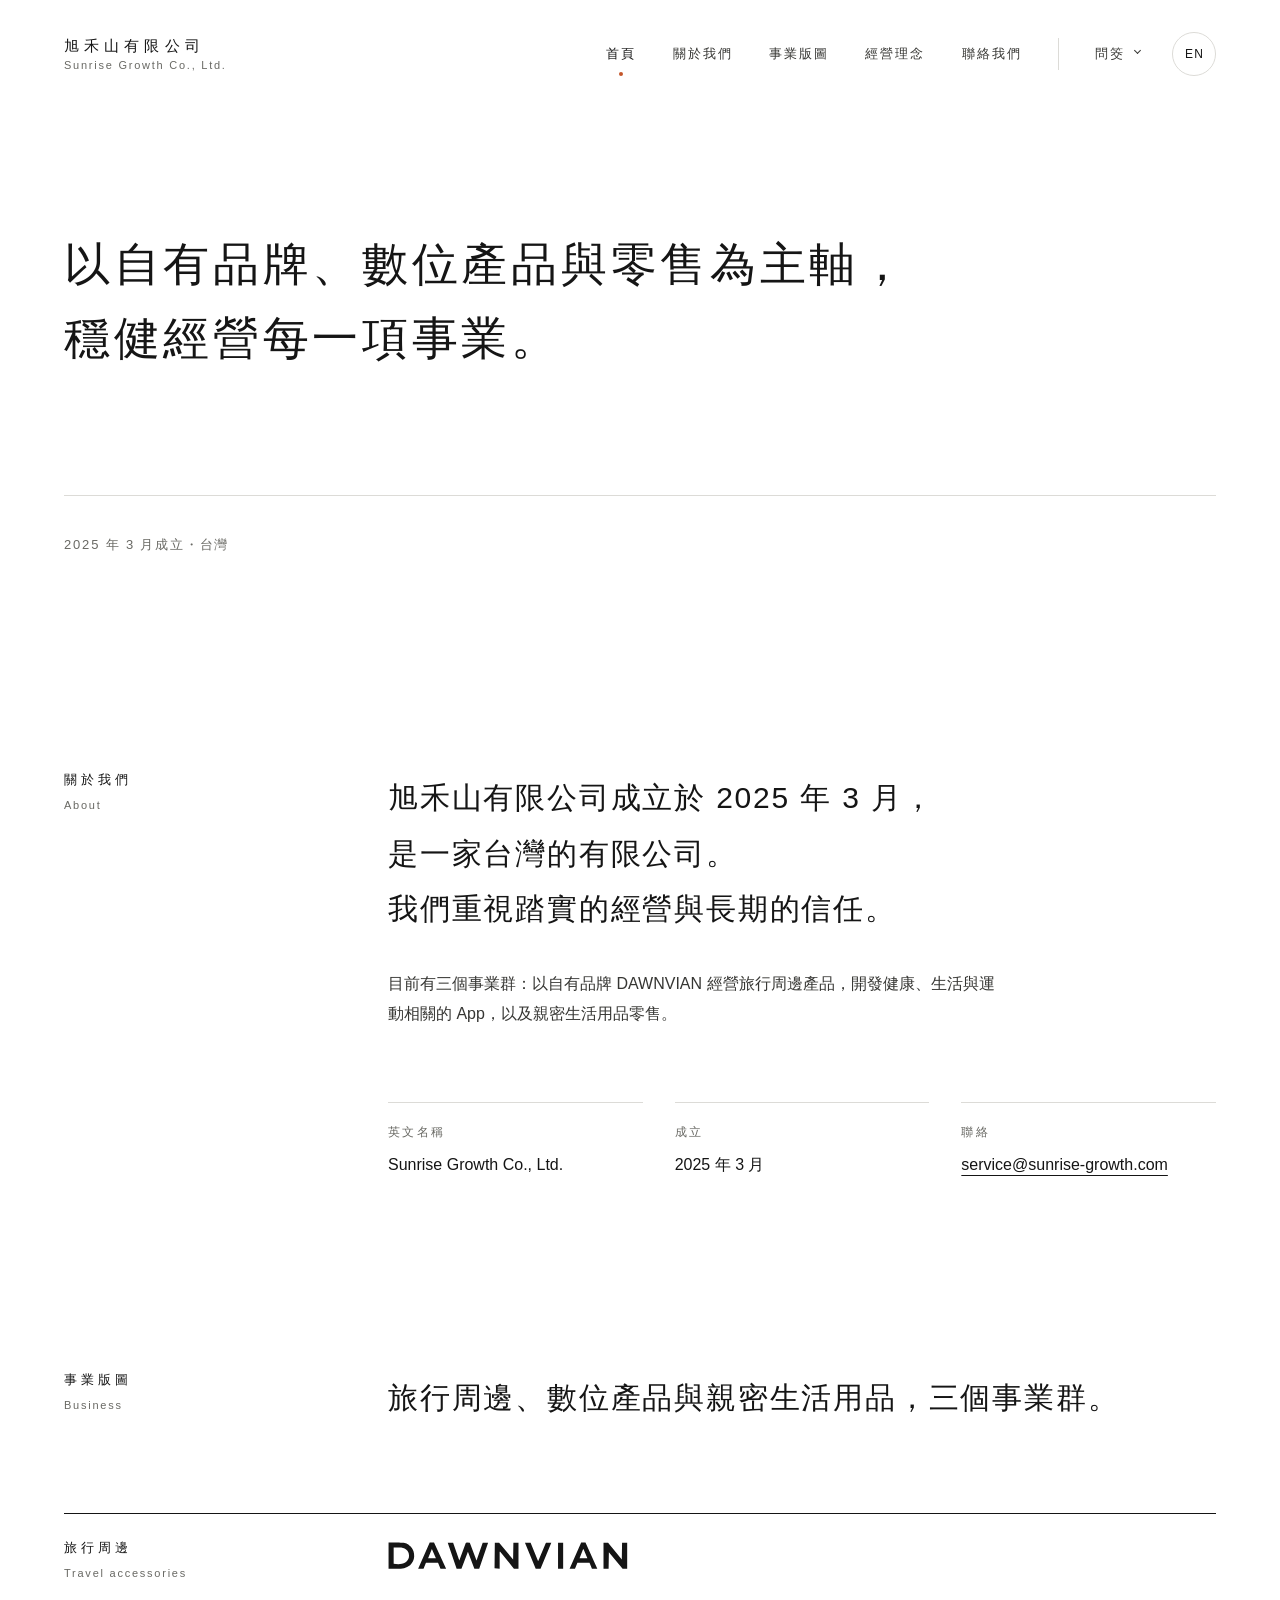
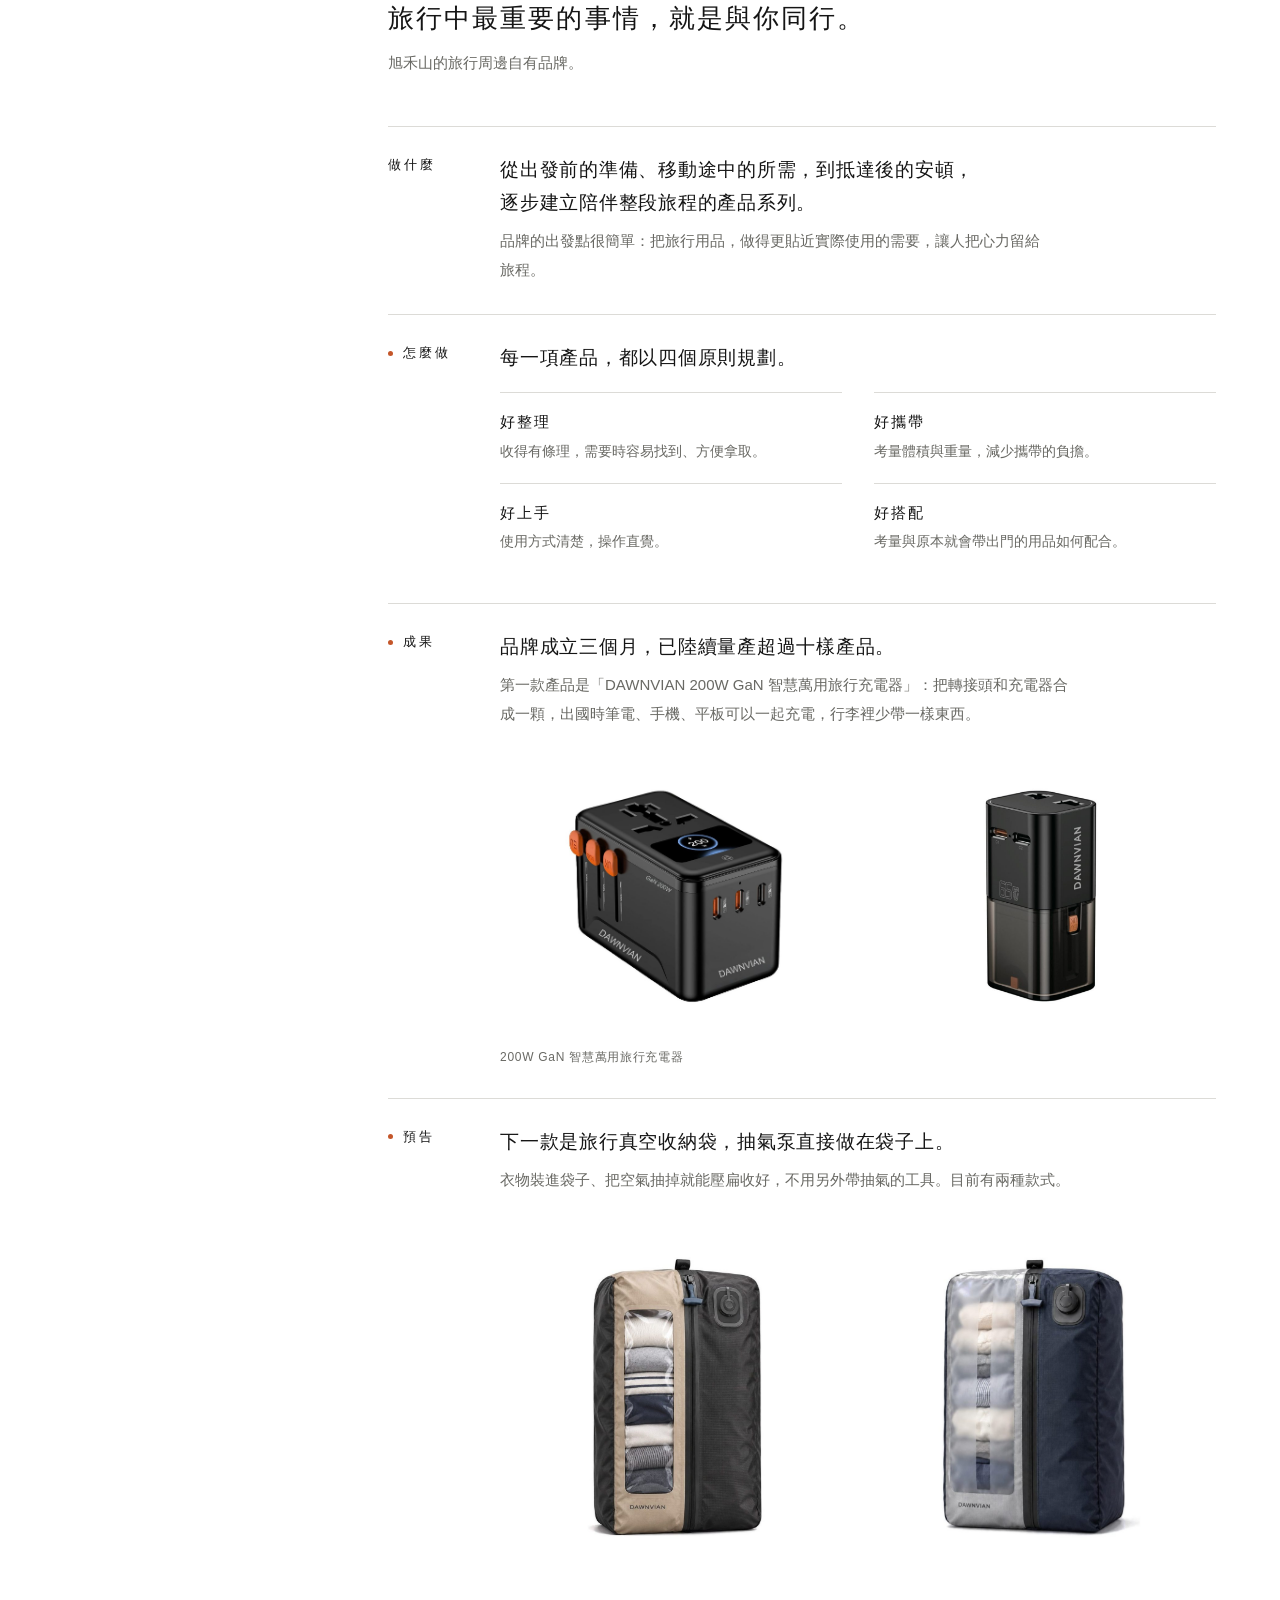
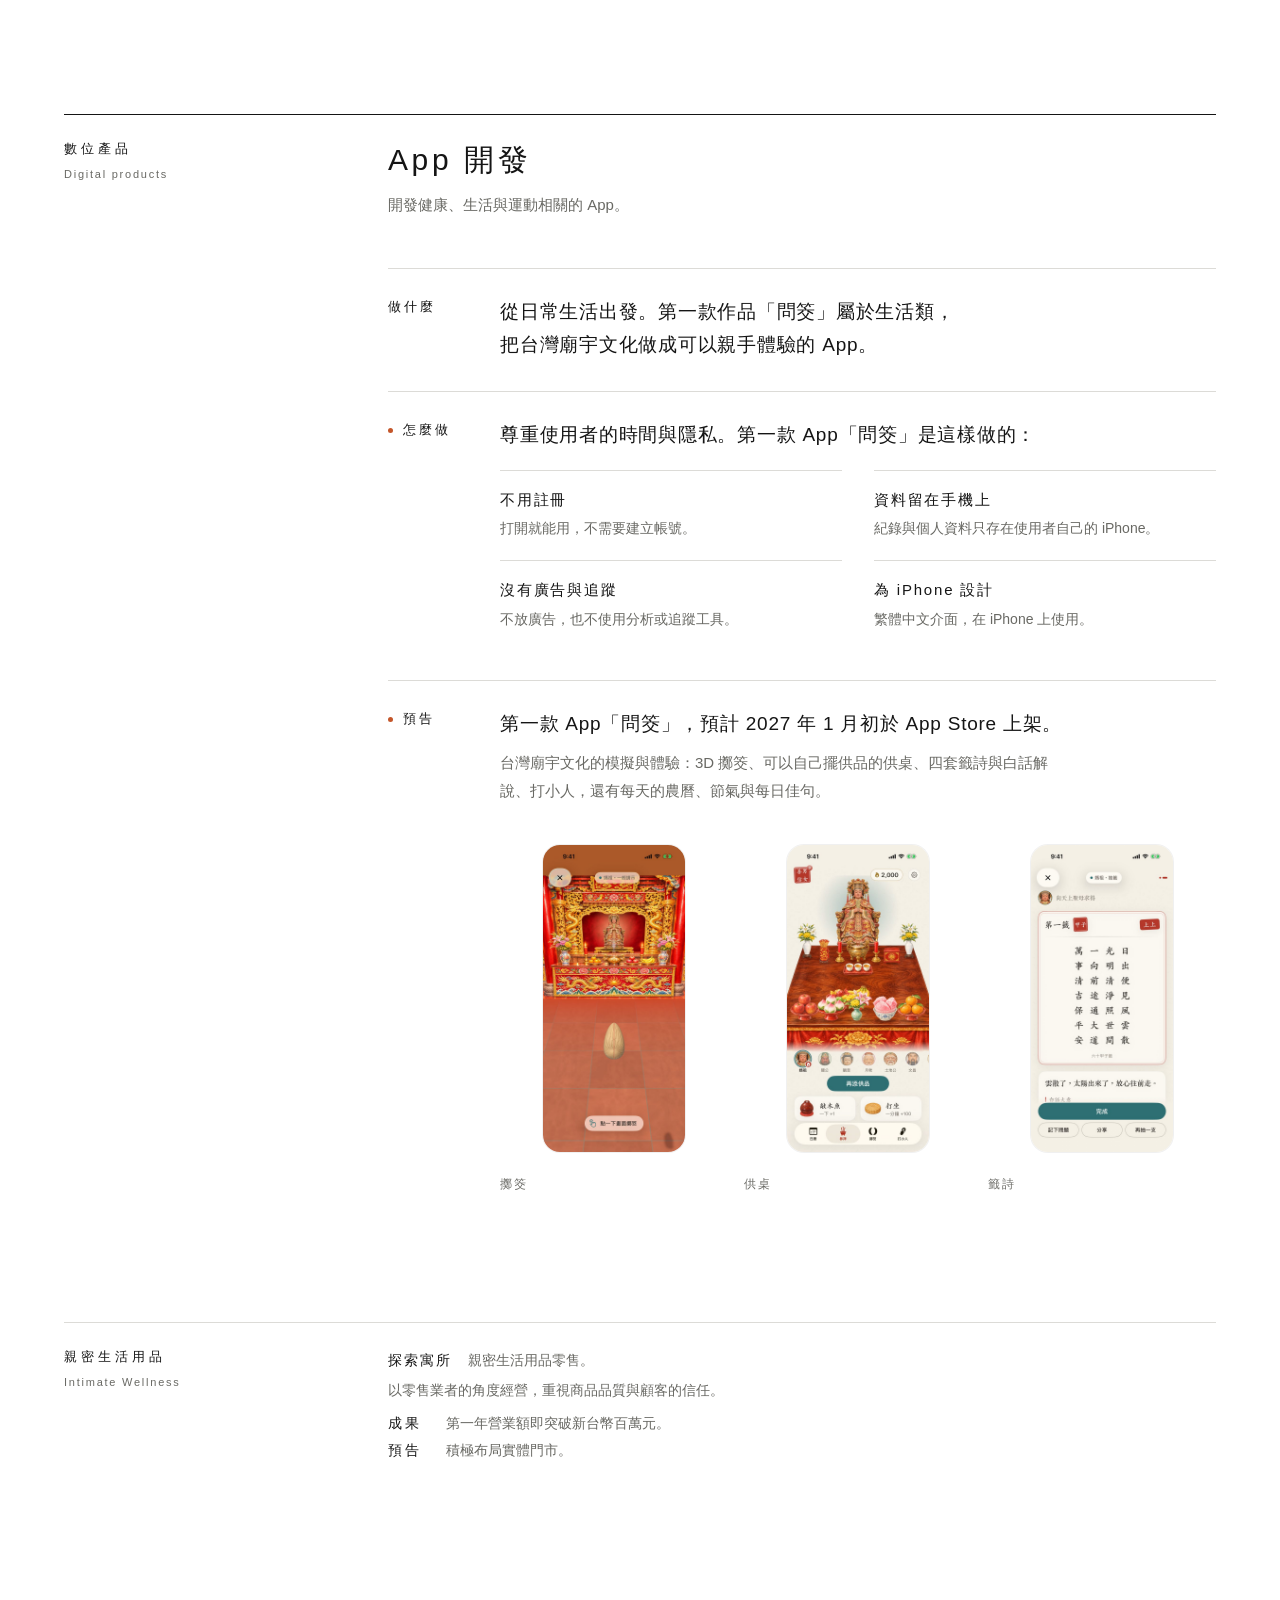
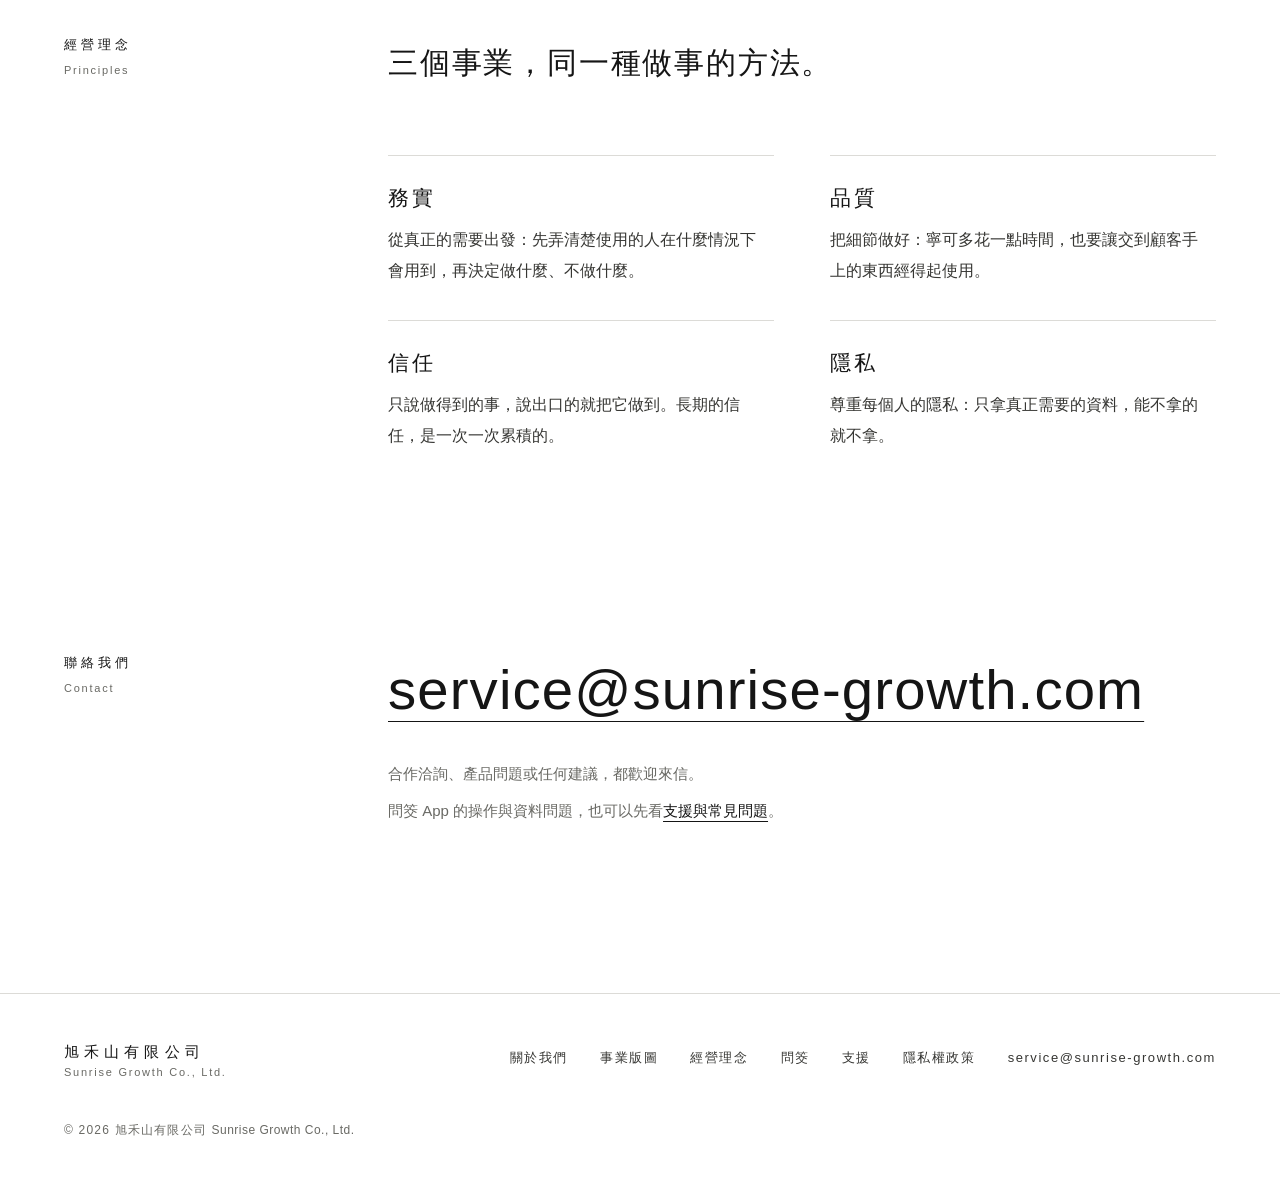
<file: index.html>
<!doctype html>
<html lang="zh-Hant">
<head>
<meta charset="utf-8">
<meta name="viewport" content="width=device-width, initial-scale=1">
<title>旭禾山有限公司 Sunrise Growth Co., Ltd.</title>
<meta name="description" content="旭禾山有限公司（Sunrise Growth Co., Ltd.）成立於 2025 年 3 月，是一家台灣的有限公司。事業群包括旅行周邊品牌 DAWNVIAN、App 開發，以及親密生活用品零售。">
<link rel="canonical" href="https://sunrise-growth.com/">
<link rel="alternate" hreflang="zh-Hant" href="https://sunrise-growth.com/">
<link rel="alternate" hreflang="en" href="https://sunrise-growth.com/index-en.html">
<link rel="alternate" hreflang="x-default" href="https://sunrise-growth.com/">
<meta name="color-scheme" content="light">
<meta name="theme-color" content="#ffffff">
<link rel="icon" href="favicon.ico" sizes="any">
<link rel="icon" href="favicon.png" type="image/png">
<link rel="apple-touch-icon" href="apple-touch-icon.png">
<link rel="stylesheet" href="site.css">
<script src="site.js" defer></script>
<script type="application/ld+json">
{"@context": "https://schema.org", "@type": "Organization", "name": "旭禾山有限公司", "legalName": "旭禾山有限公司", "alternateName": "Sunrise Growth Co., Ltd.", "url": "https://sunrise-growth.com/", "email": "service@sunrise-growth.com", "foundingDate": "2025-03"}
</script>
</head>
<body class="page-home" data-self="index.html">
<a class="skip" href="#main">跳到主要內容</a>
<header class="site-header">
  <div class="wrap header-inner">
    <a class="wordmark" href="index.html" aria-label="旭禾山有限公司 Sunrise Growth Co., Ltd. 首頁"><span class="zh">旭禾山有限公司</span><span class="en" lang="en">Sunrise Growth Co., Ltd.</span></a>
    <nav class="nav" aria-label="主要導覽">
      <ul class="nav-main">
        <li><a href="index.html" aria-current="page">首頁</a></li>
        <li><a href="index.html#about">關於我們</a></li>
        <li><a href="index.html#business">事業版圖</a></li>
        <li><a href="index.html#principles">經營理念</a></li>
        <li><a href="index.html#contact">聯絡我們</a></li>
      </ul>
      <div class="nav-app">
        <button class="nav-app-toggle" type="button" aria-expanded="false" aria-controls="app-menu"><span class="nav-app-label">問筊</span></button>
        <ul class="nav-menu" id="app-menu">
          <li><a href="wenjiao.html">問筊介紹</a></li>
          <li><a href="support.html">支援</a></li>
          <li><a href="privacy.html">隱私權政策</a></li>
        </ul>
      </div>
    </nav>
    <a class="lang-switch" href="index-en.html" hreflang="en" lang="en" aria-label="Switch to English">EN</a>
  </div>
</header>

<svg width="0" height="0" style="position:absolute" aria-hidden="true"><defs>
<symbol id="dv" viewBox="28 19 892 101"><g fill="currentColor"><path d="M0 0 C66.282 0 66.282 0 83 16 C92.411 25.907 95.537 38.721 95.277 52.012 C94.691 64.106 88.966 76.123 80.086 84.344 C63.178 97.769 45.213 97.548 24.562 97.25 C16.457 97.168 8.351 97.085 0 97 C0 64.99 0 32.98 0 0 Z M19 18 C19 38.13 19 58.26 19 79 C32.524 81.254 50.024 82.012 62.004 74.473 C69.38 69.031 73.236 63.175 75.75 54.375 C76.639 45.931 75.447 37.357 70.215 30.367 C63.717 23.054 56.599 19.6 47 18 C37.76 18 28.52 18 19 18 Z " transform="translate(30,21)"/><path d="M0,0 L16,0 L61,97 L40,97 L31,75 L-14,75 L-23,97 L-43,97 Z M8,24 L-6,58 L23,58 Z" transform="translate(183,21)"/><path d="M0,0 L11,1 L36,67 L59,1 L79,1 L46,97 L28,97 L4,34 L-20,97 L-38,97 L-71,1 L-51,1 L-28,67 L-4,2 Z" transform="translate(321,21)"/><path d="M0,0 L16,0 L60,97 L40,97 L31,75 L-14,75 L-23,97 L-43,97 Z M7,25 L-6,58 L23,58 L9,25 Z" transform="translate(746,21)"/><path d="M0,0 L16,0 L68,62 L69,0 L88,0 L88,96 L71,96 L20,33 L18,33 L18,96 L-1,95 Z" transform="translate(425,22)"/><path d="M0,0 L21,0 L49,69 L78,0 L98,0 L58,96 L40,96 Z" transform="translate(537,22)"/><path d="M0,0 L19,0 L19,96 L0,96 Z" transform="translate(660,22)"/><path d="M0,0 L17,0 L68,62 L69,0 L88,0 L88,96 L71,96 L20,35 L19,96 L0,96 Z" transform="translate(829,22)"/></g></symbol>
</defs></svg>

<main id="main">
  <section class="hero" id="top" aria-labelledby="company-statement">
    <div class="wrap">
      <h1 id="company-statement" class="h1-statement"><span class="clause c1">以自有品牌、數位產品</span><span class="clause c2">與零售為主軸，</span><span class="clause">穩健經營每一項事業。</span></h1>
      <div class="hero-foot solo">
        <p class="hero-meta">2025&nbsp;年&nbsp;3&nbsp;月成立・台灣</p>
      </div>
    </div>
  </section>

  <section class="section" id="about" aria-labelledby="about-title">
    <div class="wrap row">
      <h2 class="label" id="about-title">關於我們<span lang="en">About</span></h2>
      <div>
        <p class="statement">旭禾山有限公司成立於 2025&nbsp;年&nbsp;3&nbsp;月，是一家台灣的有限公司。我們重視踏實的經營與長期的信任。</p>
        <p class="body">目前有三個事業群：以自有品牌 DAWNVIAN 經營旅行周邊產品，開發健康、生活與運動相關的 App，以及親密生活用品零售。</p>
        <dl class="facts-row">
          <div><dt>英文名稱</dt><dd lang="en">Sunrise Growth Co., Ltd.</dd></div>
          <div><dt>成立</dt><dd>2025&nbsp;年&nbsp;3&nbsp;月</dd></div>
          <div><dt>聯絡</dt><dd><a class="u" href="mailto:service@sunrise-growth.com">service@sunrise-growth.com</a></dd></div>
        </dl>
      </div>
    </div>
  </section>

  <section class="section" id="business" aria-labelledby="business-title">
    <div class="wrap">
      <div class="row">
        <h2 class="label" id="business-title">事業版圖<span lang="en">Business</span></h2>
        <div>
          <p class="statement">旅行周邊、數位產品與親密生活用品，三個事業群。</p>
        </div>
      </div>

      <article class="group" aria-labelledby="g-travel">
        <div class="group-head">
          <h3 class="group-name" id="g-travel">旅行周邊<span lang="en">Travel accessories</span></h3>
          <div>
            <svg class="dv-logo" role="img" aria-label="DAWNVIAN"><use href="#dv"/></svg>
            <p class="slogan">旅行中最重要的事情，就是與你同行。</p>
            <p class="g-desc">旭禾山的旅行周邊自有品牌。</p>
          </div>
        </div>
        <dl class="report">
          <div class="r-row">
            <dt>做什麼</dt>
            <dd>
              <p class="r-text">從出發前的準備、移動途中的所需，到抵達後的安頓，逐步建立陪伴整段旅程的產品系列。</p>
              <p class="r-sub">品牌的出發點很簡單：把旅行用品，做得更貼近實際使用的需要，讓人把心力留給旅程。</p>
            </dd>
          </div>
          <div class="r-row">
            <dt>怎麼做</dt>
            <dd>
              <p class="r-text">每一項產品，都以四個原則規劃。</p>
              <dl class="tenets">
                <div><dt>好整理</dt><dd>收得有條理，需要時容易找到、方便拿取。</dd></div>
                <div><dt>好攜帶</dt><dd>考量體積與重量，減少攜帶的負擔。</dd></div>
                <div><dt>好上手</dt><dd>使用方式清楚，操作直覺。</dd></div>
                <div><dt>好搭配</dt><dd>考量與原本就會帶出門的用品如何配合。</dd></div>
              </dl>
            </dd>
          </div>
          <div class="r-row">
            <dt>成果</dt>
            <dd>
              <p class="r-text">品牌成立三個月，已陸續量產超過十樣產品。</p>
              <p class="r-sub">第一款產品是「DAWNVIAN 200W GaN 智慧萬用旅行充電器」：把轉接頭和充電器合成一顆，出國時筆電、手機、平板可以一起充電，行李裡少帶一樣東西。</p>
              <div class="gallery gallery-wide">
                <figure><span class="box"><img class="on-white" src="dv-product-front.jpg" width="960" height="955" loading="lazy" decoding="async" alt="DAWNVIAN 200W GaN 智慧萬用旅行充電器"></span><figcaption>200W GaN 智慧萬用旅行充電器</figcaption></figure>
                <figure><span class="box"><img class="on-white" src="dv-product-2.jpg" width="449" height="815" loading="lazy" decoding="async" alt="DAWNVIAN 產品"></span></figure>
              </div>
            </dd>
          </div>
          <div class="r-row">
            <dt>預告</dt>
            <dd>
              <p class="r-text">下一款是旅行真空收納袋，抽氣泵直接做在袋子上。</p>
              <p class="r-sub">衣物裝進袋子、把空氣抽掉就能壓扁收好，不用另外帶抽氣的工具。目前有兩種款式。</p>
              <div class="gallery">
                <figure><span class="box"><img class="on-white" src="dv-bag-a.jpg" width="620" height="960" loading="lazy" decoding="async" alt="DAWNVIAN 旅行真空收納袋，卡其與黑色"></span></figure>
                <figure><span class="box"><img class="on-white" src="dv-bag-c.jpg" width="698" height="958" loading="lazy" decoding="async" alt="DAWNVIAN 旅行真空收納袋，灰色與深藍色"></span></figure>
              </div>
            </dd>
          </div>
        </dl>
      </article>

      <article class="group" aria-labelledby="g-digital">
        <div class="group-head">
          <h3 class="group-name" id="g-digital">數位產品<span lang="en">Digital products</span></h3>
          <div>
            <p class="app-title">App 開發</p>
            <p class="g-desc">開發健康、生活與運動相關的 App。</p>
          </div>
        </div>
        <dl class="report">
          <div class="r-row">
            <dt>做什麼</dt>
            <dd>
              <p class="r-text">從日常生活出發。第一款作品「問筊」屬於生活類，把台灣廟宇文化做成可以親手體驗的 App。</p>
            </dd>
          </div>
          <div class="r-row">
            <dt>怎麼做</dt>
            <dd>
              <p class="r-text">尊重使用者的時間與隱私。第一款 App「問筊」是這樣做的：</p>
              <dl class="tenets">
                <div><dt>不用註冊</dt><dd>打開就能用，不需要建立帳號。</dd></div>
                <div><dt>資料留在手機上</dt><dd>紀錄與個人資料只存在使用者自己的 iPhone。</dd></div>
                <div><dt>沒有廣告與追蹤</dt><dd>不放廣告，也不使用分析或追蹤工具。</dd></div>
                <div><dt>為 iPhone 設計</dt><dd>繁體中文介面，在 iPhone 上使用。</dd></div>
              </dl>
            </dd>
          </div>
          <div class="r-row">
            <dt>預告</dt>
            <dd>
              <p class="r-text">第一款 App「問筊」，預計 2027&nbsp;年&nbsp;1&nbsp;月初於 App&nbsp;Store&nbsp;上架。</p>
              <p class="r-sub">台灣廟宇文化的模擬與體驗：3D 擲筊、可以自己擺供品的供桌、四套籤詩與白話解說、打小人，還有每天的農曆、節氣與每日佳句。</p>
              <div class="shots">
                <figure class="shot"><span class="box"><img src="shot-jiao.jpg" width="600" height="1304" loading="lazy" decoding="async" alt="問筊的擲筊畫面：媽祖神桌前的紅磚地上有一片筊杯"></span><figcaption>擲筊</figcaption></figure>
                <figure class="shot"><span class="box"><img src="shot-altar.jpg" width="600" height="1304" loading="lazy" decoding="async" alt="問筊的參拜畫面：媽祖神像前的供桌擺著水果、壽桃與鮮花"></span><figcaption>供桌</figcaption></figure>
                <figure class="shot"><span class="box"><img src="shot-lot.jpg" width="600" height="1304" loading="lazy" decoding="async" alt="問筊的籤詩畫面：六十甲子籤第一籤，七言四句直排，右上角標著上上"></span><figcaption>籤詩</figcaption></figure>
              </div>
            </dd>
          </div>
        </dl>
      </article>

      <article class="group group-sm" aria-labelledby="g-retail">
        <div class="group-head">
          <h3 class="group-name" id="g-retail">親密生活用品<span lang="en">Intimate Wellness</span></h3>
          <div>
            <p class="sm-brand"><strong>探索寓所</strong>親密生活用品零售。</p>
            <p class="sm-desc">以零售業者的角度經營，重視商品品質與顧客的信任。</p>
            <dl class="sm-report">
              <div><dt>成果</dt><dd>第一年營業額即突破新台幣百萬元。</dd></div>
              <div><dt>預告</dt><dd>積極布局實體門市。</dd></div>
            </dl>
          </div>
        </div>
      </article>
    </div>
  </section>

  <section class="section" id="principles" aria-labelledby="principles-title">
    <div class="wrap row">
      <h2 class="label" id="principles-title">經營理念<span lang="en">Principles</span></h2>
      <div>
        <p class="statement">三個事業，同一種做事的方法。</p>
        <dl class="tenets tenets-lg">
          <div><dt>務實</dt><dd>從真正的需要出發：先弄清楚使用的人在什麼情況下會用到，再決定做什麼、不做什麼。</dd></div>
          <div><dt>品質</dt><dd>把細節做好：寧可多花一點時間，也要讓交到顧客手上的東西經得起使用。</dd></div>
          <div><dt>信任</dt><dd>只說做得到的事，說出口的就把它做到。長期的信任，是一次一次累積的。</dd></div>
          <div><dt>隱私</dt><dd>尊重每個人的隱私：只拿真正需要的資料，能不拿的就不拿。</dd></div>
        </dl>
      </div>
    </div>
  </section>

  <section class="section contact" id="contact" aria-labelledby="contact-title">
    <div class="wrap row">
      <h2 class="label" id="contact-title">聯絡我們<span lang="en">Contact</span></h2>
      <div>
        <a class="mail u" href="mailto:service@sunrise-growth.com">service@sunrise-growth.com</a>
        <p class="note">合作洽詢、產品問題或任何建議，都歡迎來信。</p>
        <p class="note">問筊 App 的操作與資料問題，也可以先看<a class="u" href="support.html">支援與常見問題</a>。</p>
      </div>
    </div>
  </section>
</main>

<footer class="site-footer">
  <div class="wrap">
    <div class="footer-inner">
      <p class="wordmark"><span class="zh">旭禾山有限公司</span><span class="en" lang="en">Sunrise Growth Co., Ltd.</span></p>
      <nav class="footer-links" aria-label="頁尾導覽">
        <a href="index.html#about">關於我們</a>
        <a href="index.html#business">事業版圖</a>
        <a href="index.html#principles">經營理念</a>
        <a href="wenjiao.html">問筊</a>
        <a href="support.html">支援</a>
        <a href="privacy.html">隱私權政策</a>
        <a href="mailto:service@sunrise-growth.com">service@sunrise-growth.com</a>
      </nav>
    </div>
    <p class="copyright">© 2026 旭禾山有限公司 <span lang="en">Sunrise Growth Co., Ltd.</span></p>
  </div>
</footer>
</body>
</html>
</file>
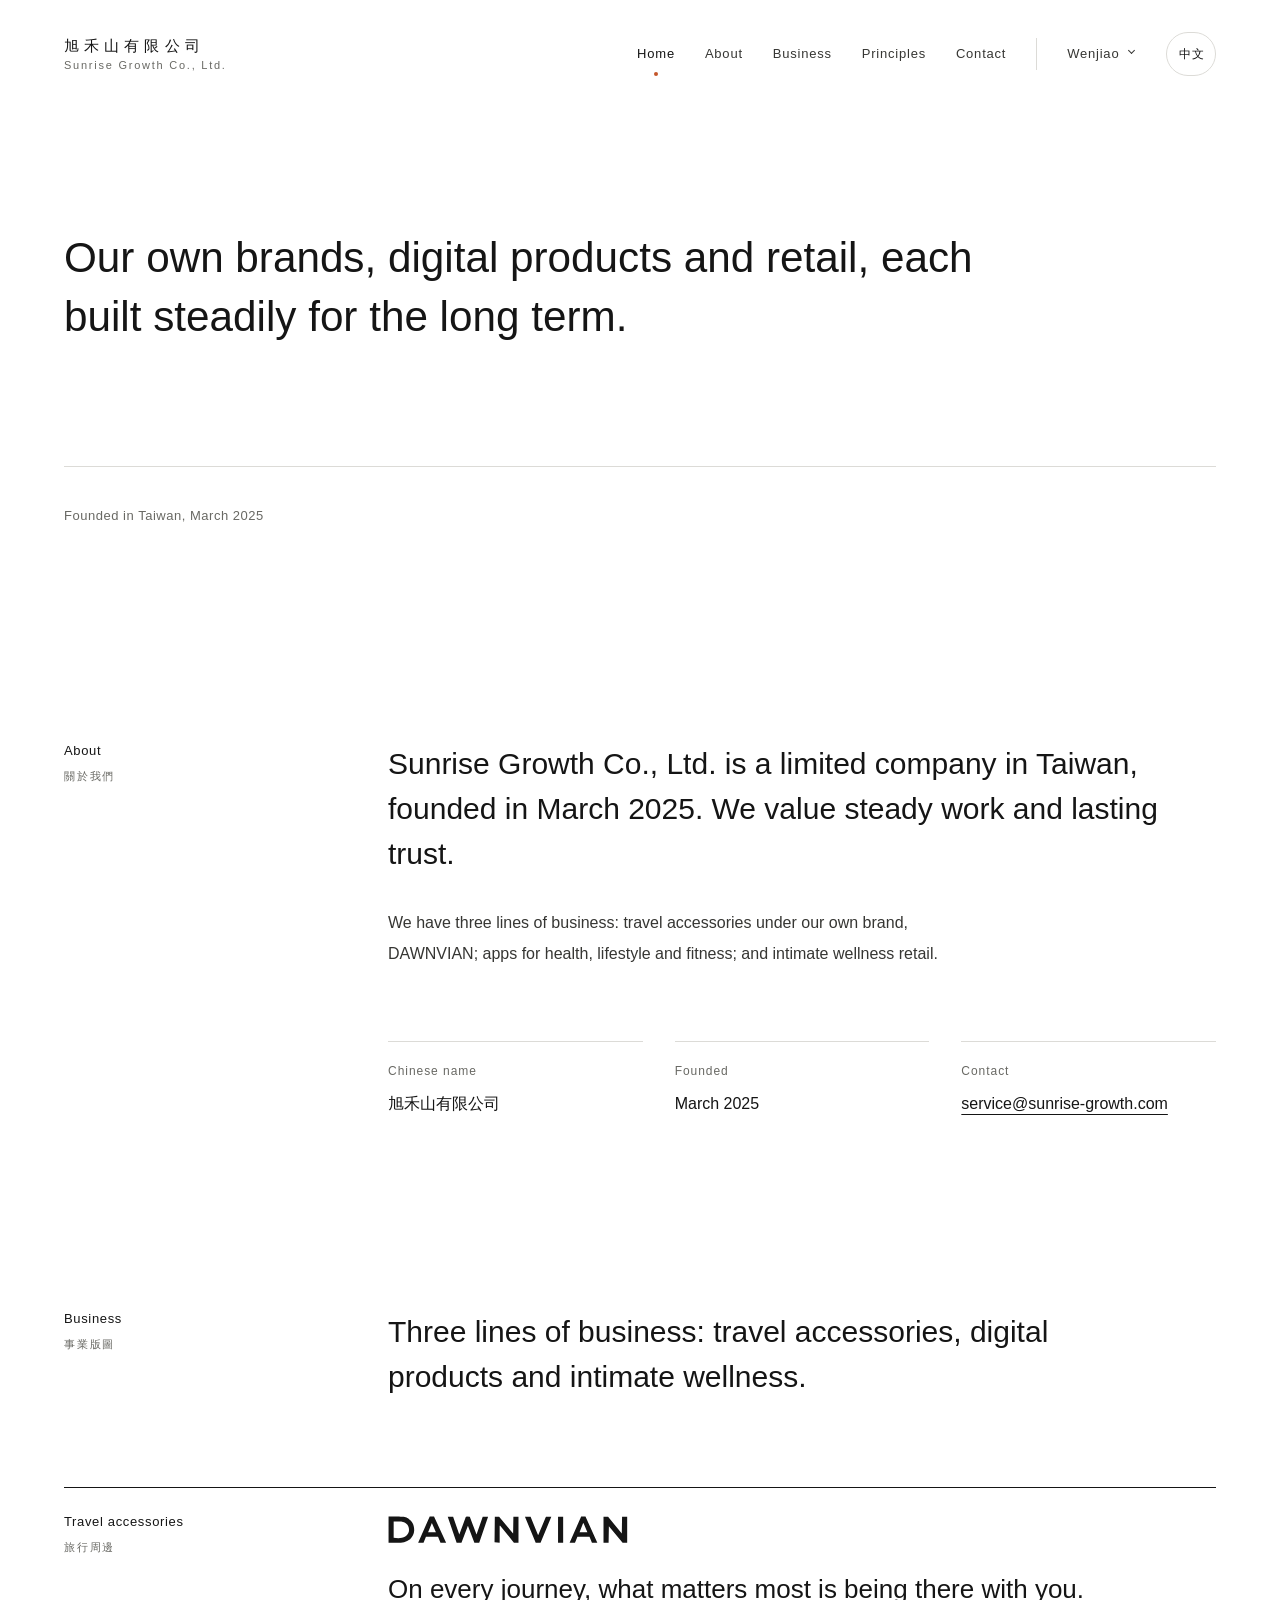
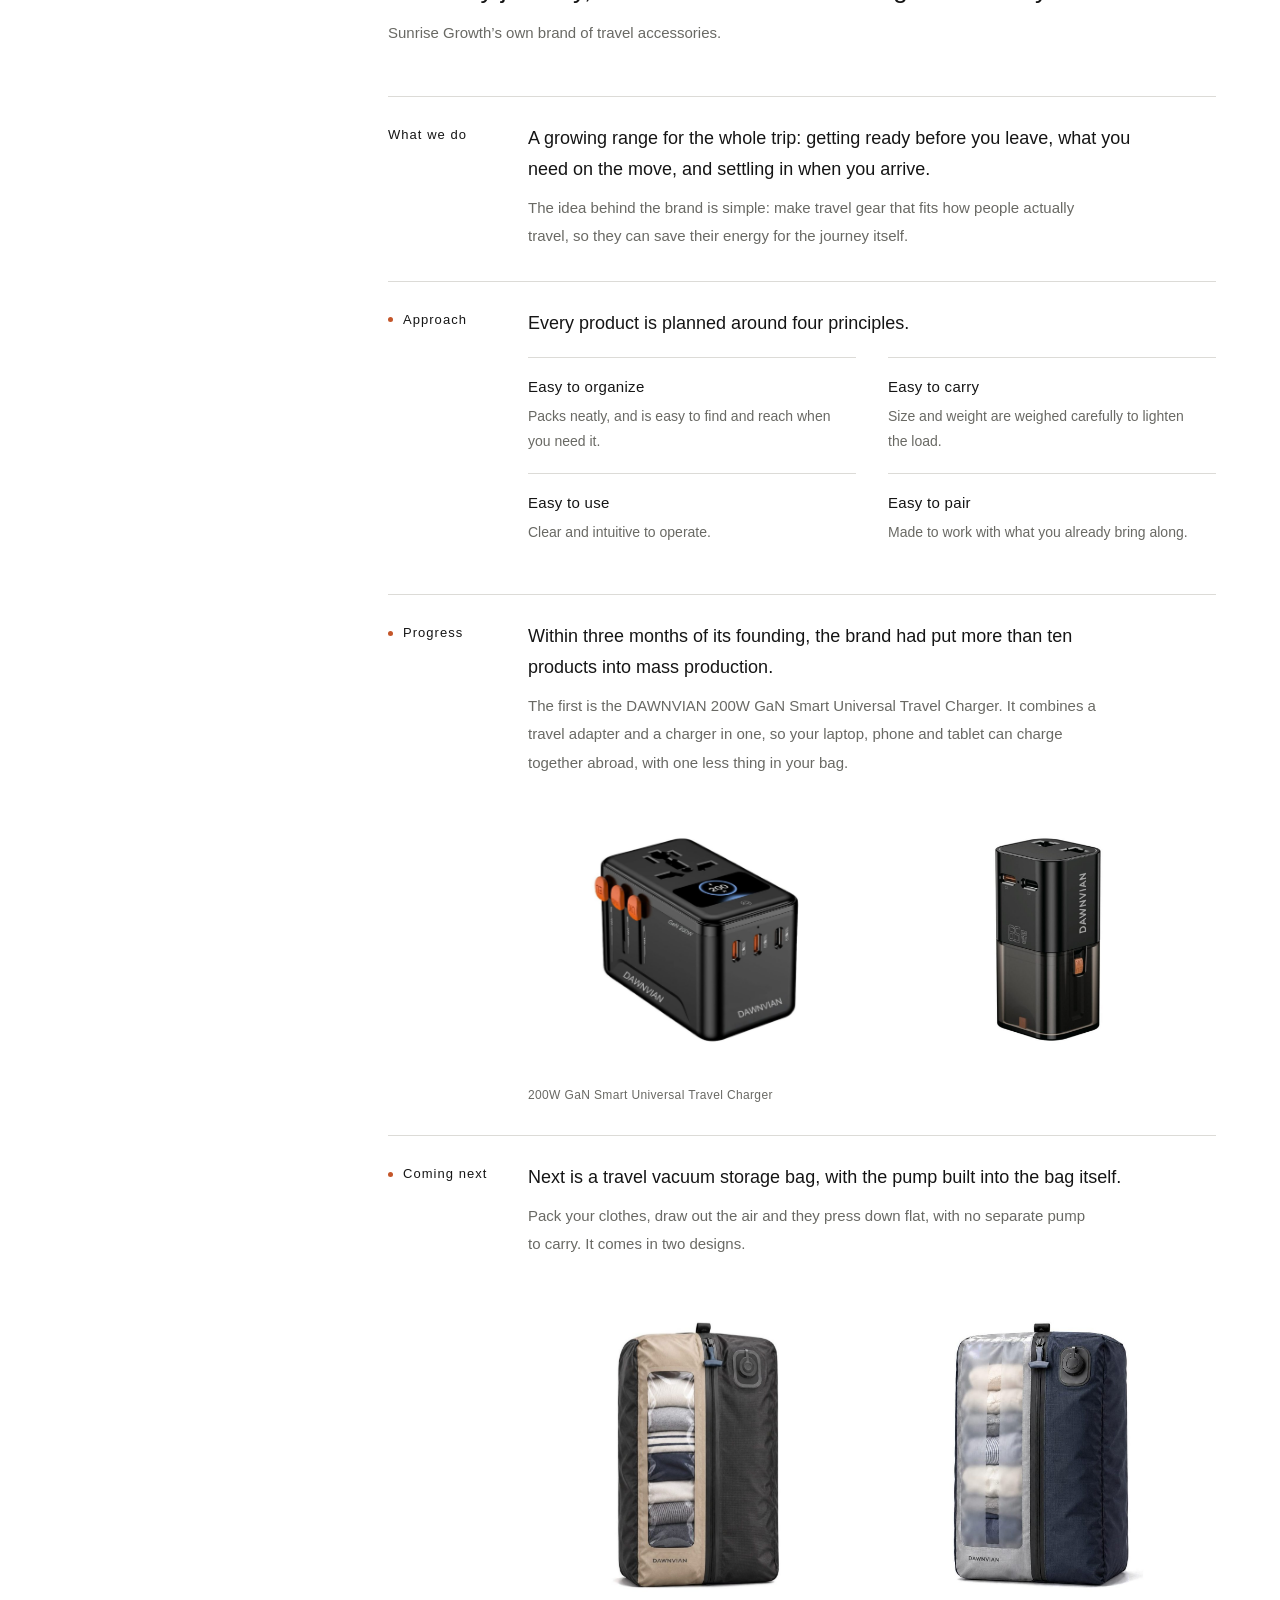
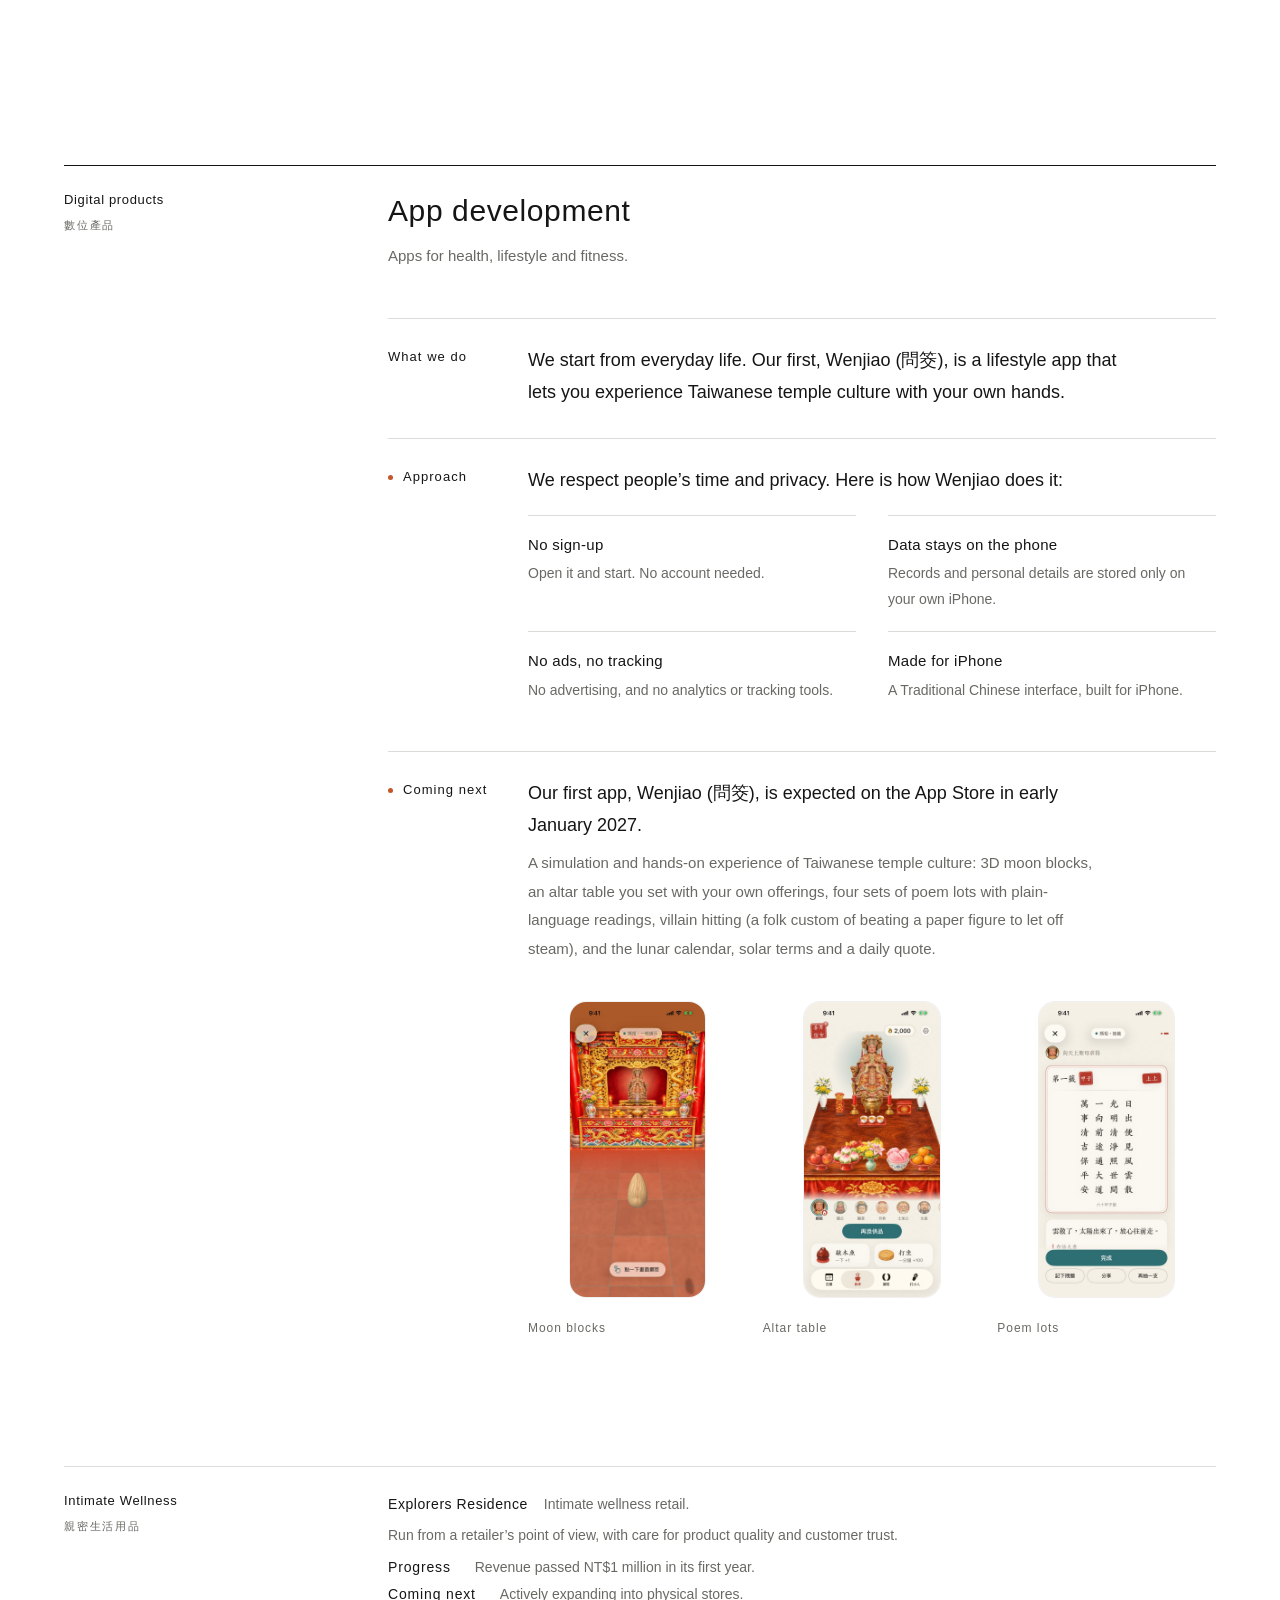
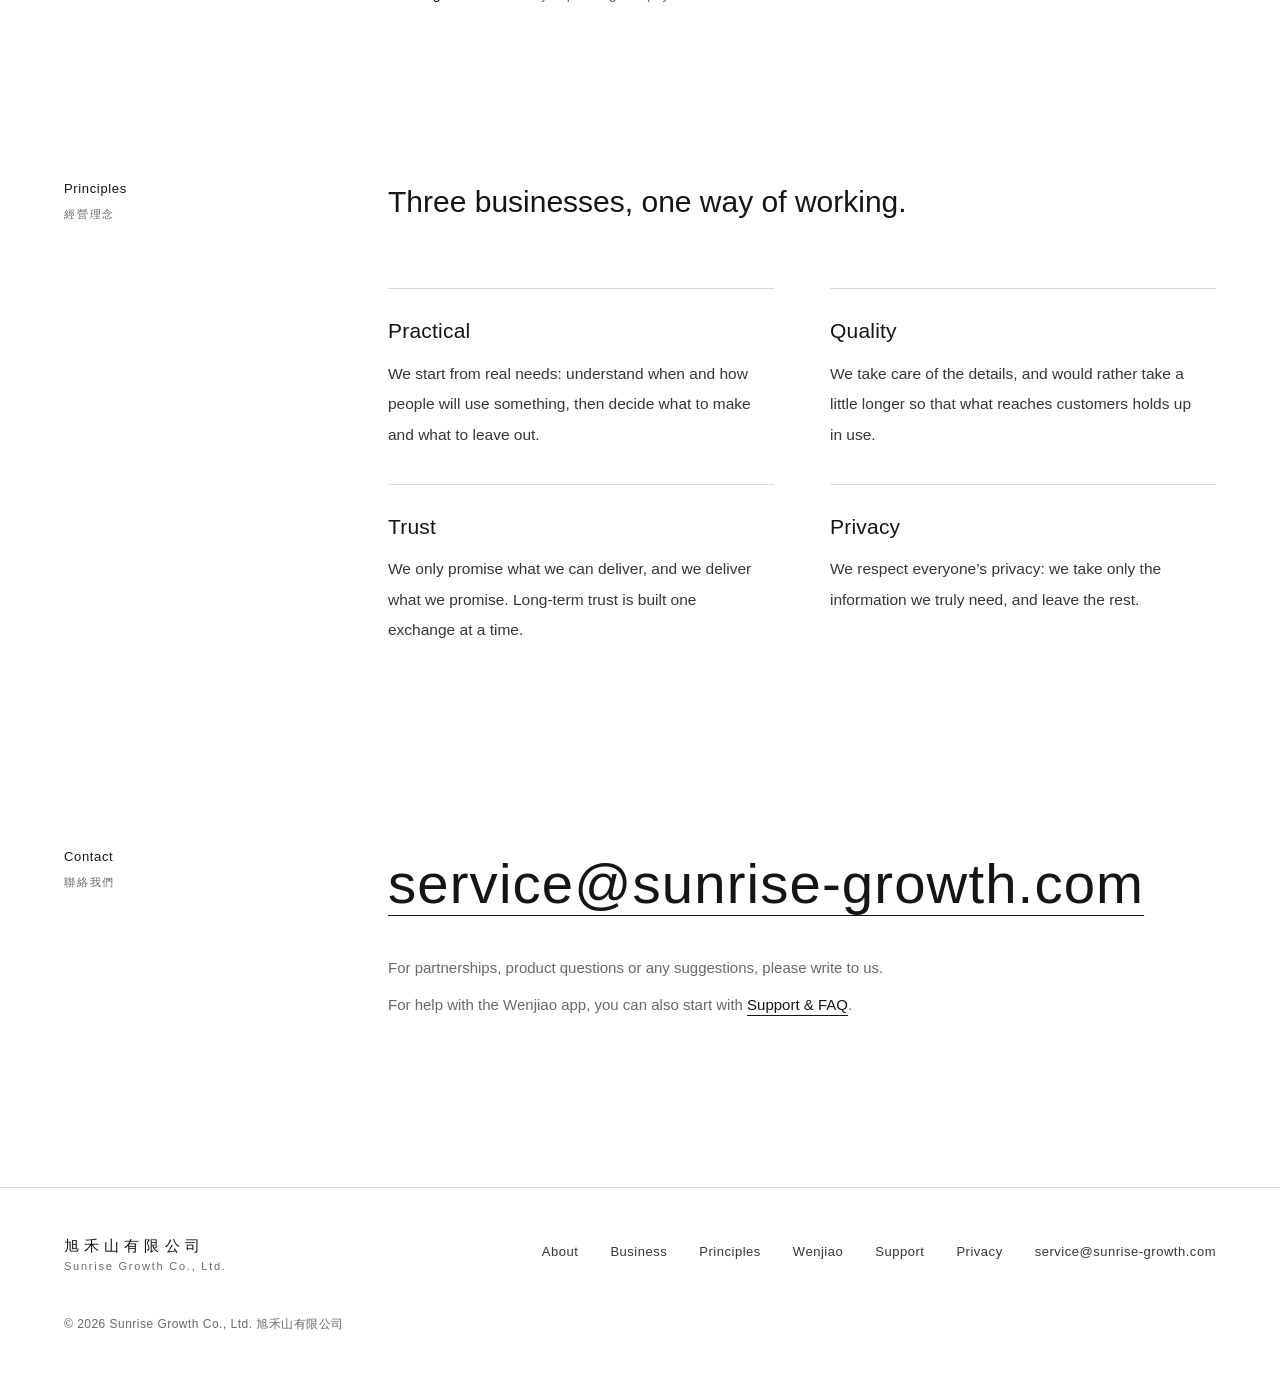
<file: index-en.html>
<!doctype html>
<html lang="en">
<head>
<meta charset="utf-8">
<meta name="viewport" content="width=device-width, initial-scale=1">
<title>Sunrise Growth Co., Ltd. 旭禾山有限公司</title>
<meta name="description" content="Sunrise Growth Co., Ltd. (旭禾山有限公司) is a limited company in Taiwan, founded in March 2025. Our businesses are the travel accessories brand DAWNVIAN, app development, and intimate wellness retail.">
<link rel="canonical" href="https://sunrise-growth.com/index-en.html">
<link rel="alternate" hreflang="zh-Hant" href="https://sunrise-growth.com/">
<link rel="alternate" hreflang="en" href="https://sunrise-growth.com/index-en.html">
<link rel="alternate" hreflang="x-default" href="https://sunrise-growth.com/">
<meta name="color-scheme" content="light">
<meta name="theme-color" content="#ffffff">
<link rel="icon" href="favicon.ico" sizes="any">
<link rel="icon" href="favicon.png" type="image/png">
<link rel="apple-touch-icon" href="apple-touch-icon.png">
<link rel="stylesheet" href="site.css">
<script src="site.js" defer></script>
<script type="application/ld+json">
{"@context": "https://schema.org", "@type": "Organization", "name": "Sunrise Growth Co., Ltd.", "legalName": "旭禾山有限公司", "alternateName": "Sunrise Growth Co., Ltd.", "url": "https://sunrise-growth.com/index-en.html", "email": "service@sunrise-growth.com", "foundingDate": "2025-03"}
</script>
</head>
<body class="page-home" data-self="index-en.html">
<a class="skip" href="#main">Skip to main content</a>
<header class="site-header">
  <div class="wrap header-inner">
    <a class="wordmark" href="index-en.html" aria-label="Sunrise Growth Co., Ltd. home"><span class="zh" lang="zh-Hant">旭禾山有限公司</span><span class="en">Sunrise Growth Co., Ltd.</span></a>
    <nav class="nav" aria-label="Main">
      <ul class="nav-main">
        <li><a href="index-en.html" aria-current="page">Home</a></li>
        <li><a href="index-en.html#about">About</a></li>
        <li><a href="index-en.html#business">Business</a></li>
        <li><a href="index-en.html#principles">Principles</a></li>
        <li><a href="index-en.html#contact">Contact</a></li>
      </ul>
      <div class="nav-app">
        <button class="nav-app-toggle" type="button" aria-expanded="false" aria-controls="app-menu"><span class="nav-app-label">Wenjiao</span></button>
        <ul class="nav-menu" id="app-menu">
          <li><a href="wenjiao-en.html">About Wenjiao</a></li>
          <li><a href="support-en.html">Support</a></li>
          <li><a href="privacy-en.html">Privacy Policy</a></li>
        </ul>
      </div>
    </nav>
    <a class="lang-switch" href="index.html" hreflang="zh-Hant" lang="zh-Hant" aria-label="切換為中文">中文</a>
  </div>
</header>

<svg width="0" height="0" style="position:absolute" aria-hidden="true"><defs>
<symbol id="dv" viewBox="28 19 892 101"><g fill="currentColor"><path d="M0 0 C66.282 0 66.282 0 83 16 C92.411 25.907 95.537 38.721 95.277 52.012 C94.691 64.106 88.966 76.123 80.086 84.344 C63.178 97.769 45.213 97.548 24.562 97.25 C16.457 97.168 8.351 97.085 0 97 C0 64.99 0 32.98 0 0 Z M19 18 C19 38.13 19 58.26 19 79 C32.524 81.254 50.024 82.012 62.004 74.473 C69.38 69.031 73.236 63.175 75.75 54.375 C76.639 45.931 75.447 37.357 70.215 30.367 C63.717 23.054 56.599 19.6 47 18 C37.76 18 28.52 18 19 18 Z " transform="translate(30,21)"/><path d="M0,0 L16,0 L61,97 L40,97 L31,75 L-14,75 L-23,97 L-43,97 Z M8,24 L-6,58 L23,58 Z" transform="translate(183,21)"/><path d="M0,0 L11,1 L36,67 L59,1 L79,1 L46,97 L28,97 L4,34 L-20,97 L-38,97 L-71,1 L-51,1 L-28,67 L-4,2 Z" transform="translate(321,21)"/><path d="M0,0 L16,0 L60,97 L40,97 L31,75 L-14,75 L-23,97 L-43,97 Z M7,25 L-6,58 L23,58 L9,25 Z" transform="translate(746,21)"/><path d="M0,0 L16,0 L68,62 L69,0 L88,0 L88,96 L71,96 L20,33 L18,33 L18,96 L-1,95 Z" transform="translate(425,22)"/><path d="M0,0 L21,0 L49,69 L78,0 L98,0 L58,96 L40,96 Z" transform="translate(537,22)"/><path d="M0,0 L19,0 L19,96 L0,96 Z" transform="translate(660,22)"/><path d="M0,0 L17,0 L68,62 L69,0 L88,0 L88,96 L71,96 L20,35 L19,96 L0,96 Z" transform="translate(829,22)"/></g></symbol>
</defs></svg>

<main id="main">
  <section class="hero" id="top" aria-labelledby="company-statement">
    <div class="wrap">
      <h1 id="company-statement" class="h1-statement">Our own brands, digital products and retail, each built steadily for the long term.</h1>
      <div class="hero-foot solo">
        <p class="hero-meta">Founded in Taiwan, March&nbsp;2025</p>
      </div>
    </div>
  </section>

  <section class="section" id="about" aria-labelledby="about-title">
    <div class="wrap row">
      <h2 class="label" id="about-title">About<span lang="zh-Hant">關於我們</span></h2>
      <div>
        <p class="statement">Sunrise Growth Co., Ltd. is a limited company in Taiwan, founded in March&nbsp;2025. We value steady work and lasting trust.</p>
        <p class="body">We have three lines of business: travel accessories under our own brand, DAWNVIAN; apps for health, lifestyle and fitness; and intimate wellness retail.</p>
        <dl class="facts-row">
          <div><dt>Chinese name</dt><dd lang="zh-Hant">旭禾山有限公司</dd></div>
          <div><dt>Founded</dt><dd>March 2025</dd></div>
          <div><dt>Contact</dt><dd><a class="u" href="mailto:service@sunrise-growth.com">service@sunrise-growth.com</a></dd></div>
        </dl>
      </div>
    </div>
  </section>

  <section class="section" id="business" aria-labelledby="business-title">
    <div class="wrap">
      <div class="row">
        <h2 class="label" id="business-title">Business<span lang="zh-Hant">事業版圖</span></h2>
        <div>
          <p class="statement">Three lines of business: travel accessories, digital products and intimate wellness.</p>
        </div>
      </div>

      <article class="group" aria-labelledby="g-travel">
        <div class="group-head">
          <h3 class="group-name" id="g-travel">Travel accessories<span lang="zh-Hant">旅行周邊</span></h3>
          <div>
            <svg class="dv-logo" role="img" aria-label="DAWNVIAN"><use href="#dv"/></svg>
            <p class="slogan">On every journey, what matters most is being there with you.</p>
            <p class="g-desc">Sunrise Growth’s own brand of travel accessories.</p>
          </div>
        </div>
        <dl class="report">
          <div class="r-row">
            <dt>What we do</dt>
            <dd>
              <p class="r-text">A growing range for the whole trip: getting ready before you leave, what you need on the move, and settling in when you arrive.</p>
              <p class="r-sub">The idea behind the brand is simple: make travel gear that fits how people actually travel, so they can save their energy for the journey itself.</p>
            </dd>
          </div>
          <div class="r-row">
            <dt>Approach</dt>
            <dd>
              <p class="r-text">Every product is planned around four principles.</p>
              <dl class="tenets">
                <div><dt>Easy to organize</dt><dd>Packs neatly, and is easy to find and reach when you need it.</dd></div>
                <div><dt>Easy to carry</dt><dd>Size and weight are weighed carefully to lighten the load.</dd></div>
                <div><dt>Easy to use</dt><dd>Clear and intuitive to operate.</dd></div>
                <div><dt>Easy to pair</dt><dd>Made to work with what you already bring along.</dd></div>
              </dl>
            </dd>
          </div>
          <div class="r-row">
            <dt>Progress</dt>
            <dd>
              <p class="r-text">Within three months of its founding, the brand had put more than ten products into mass production.</p>
              <p class="r-sub">The first is the DAWNVIAN 200W GaN Smart Universal Travel Charger. It combines a travel adapter and a charger in one, so your laptop, phone and tablet can charge together abroad, with one less thing in your bag.</p>
              <div class="gallery gallery-wide">
                <figure><span class="box"><img class="on-white" src="dv-product-front.jpg" width="960" height="955" loading="lazy" decoding="async" alt="DAWNVIAN 200W GaN Smart Universal Travel Charger"></span><figcaption>200W GaN Smart Universal Travel Charger</figcaption></figure>
                <figure><span class="box"><img class="on-white" src="dv-product-2.jpg" width="449" height="815" loading="lazy" decoding="async" alt="DAWNVIAN product"></span></figure>
              </div>
            </dd>
          </div>
          <div class="r-row">
            <dt>Coming next</dt>
            <dd>
              <p class="r-text">Next is a travel vacuum storage bag, with the pump built into the bag itself.</p>
              <p class="r-sub">Pack your clothes, draw out the air and they press down flat, with no separate pump to carry. It comes in two designs.</p>
              <div class="gallery">
                <figure><span class="box"><img class="on-white" src="dv-bag-a.jpg" width="620" height="960" loading="lazy" decoding="async" alt="DAWNVIAN travel vacuum storage bag in khaki and black"></span></figure>
                <figure><span class="box"><img class="on-white" src="dv-bag-c.jpg" width="698" height="958" loading="lazy" decoding="async" alt="DAWNVIAN travel vacuum storage bag in grey and navy"></span></figure>
              </div>
            </dd>
          </div>
        </dl>
      </article>

      <article class="group" aria-labelledby="g-digital">
        <div class="group-head">
          <h3 class="group-name" id="g-digital">Digital products<span lang="zh-Hant">數位產品</span></h3>
          <div>
            <p class="app-title">App development</p>
            <p class="g-desc">Apps for health, lifestyle and fitness.</p>
          </div>
        </div>
        <dl class="report">
          <div class="r-row">
            <dt>What we do</dt>
            <dd>
              <p class="r-text">We start from everyday life. Our first, Wenjiao (<span lang="zh-Hant">問筊</span>), is a lifestyle app that lets you experience Taiwanese temple culture with your own hands.</p>
            </dd>
          </div>
          <div class="r-row">
            <dt>Approach</dt>
            <dd>
              <p class="r-text">We respect people’s time and privacy. Here is how Wenjiao does it:</p>
              <dl class="tenets">
                <div><dt>No sign-up</dt><dd>Open it and start. No account needed.</dd></div>
                <div><dt>Data stays on the phone</dt><dd>Records and personal details are stored only on your own iPhone.</dd></div>
                <div><dt>No ads, no tracking</dt><dd>No advertising, and no analytics or tracking tools.</dd></div>
                <div><dt>Made for iPhone</dt><dd>A Traditional Chinese interface, built for iPhone.</dd></div>
              </dl>
            </dd>
          </div>
          <div class="r-row">
            <dt>Coming next</dt>
            <dd>
              <p class="r-text">Our first app, Wenjiao (<span lang="zh-Hant">問筊</span>), is expected on the App&nbsp;Store in early January&nbsp;2027.</p>
              <p class="r-sub">A simulation and hands-on experience of Taiwanese temple culture: 3D moon blocks, an altar table you set with your own offerings, four sets of poem lots with plain-language readings, villain hitting (a folk custom of beating a paper figure to let off steam), and the lunar calendar, solar terms and a daily quote.</p>
              <div class="shots">
                <figure class="shot"><span class="box"><img src="shot-jiao.jpg" width="600" height="1304" loading="lazy" decoding="async" alt="Wenjiao’s moon block screen: a block lies on the red brick floor before Mazu’s altar"></span><figcaption>Moon blocks</figcaption></figure>
                <figure class="shot"><span class="box"><img src="shot-altar.jpg" width="600" height="1304" loading="lazy" decoding="async" alt="Wenjiao’s worship screen: fruit, peach buns and flowers on the altar table before Mazu"></span><figcaption>Altar table</figcaption></figure>
                <figure class="shot"><span class="box"><img src="shot-lot.jpg" width="600" height="1304" loading="lazy" decoding="async" alt="Wenjiao’s poem lot screen: lot number one of the Sixty Jiazi set, four seven-character lines in vertical text, graded 上上 at the top right"></span><figcaption>Poem lots</figcaption></figure>
              </div>
            </dd>
          </div>
        </dl>
      </article>

      <article class="group group-sm" aria-labelledby="g-retail">
        <div class="group-head">
          <h3 class="group-name" id="g-retail">Intimate Wellness<span lang="zh-Hant">親密生活用品</span></h3>
          <div>
            <p class="sm-brand"><strong>Explorers Residence</strong>Intimate wellness retail.</p>
            <p class="sm-desc">Run from a retailer’s point of view, with care for product quality and customer trust.</p>
            <dl class="sm-report">
              <div><dt>Progress</dt><dd>Revenue passed NT$1 million in its first year.</dd></div>
              <div><dt>Coming next</dt><dd>Actively expanding into physical stores.</dd></div>
            </dl>
          </div>
        </div>
      </article>
    </div>
  </section>

  <section class="section" id="principles" aria-labelledby="principles-title">
    <div class="wrap row">
      <h2 class="label" id="principles-title">Principles<span lang="zh-Hant">經營理念</span></h2>
      <div>
        <p class="statement">Three businesses, one way of working.</p>
        <dl class="tenets tenets-lg">
          <div><dt>Practical</dt><dd>We start from real needs: understand when and how people will use something, then decide what to make and what to leave out.</dd></div>
          <div><dt>Quality</dt><dd>We take care of the details, and would rather take a little longer so that what reaches customers holds up in use.</dd></div>
          <div><dt>Trust</dt><dd>We only promise what we can deliver, and we deliver what we promise. Long-term trust is built one exchange at a time.</dd></div>
          <div><dt>Privacy</dt><dd>We respect everyone’s privacy: we take only the information we truly need, and leave the rest.</dd></div>
        </dl>
      </div>
    </div>
  </section>

  <section class="section contact" id="contact" aria-labelledby="contact-title">
    <div class="wrap row">
      <h2 class="label" id="contact-title">Contact<span lang="zh-Hant">聯絡我們</span></h2>
      <div>
        <a class="mail u" href="mailto:service@sunrise-growth.com">service@sunrise-growth.com</a>
        <p class="note">For partnerships, product questions or any suggestions, please write to us.</p>
        <p class="note">For help with the Wenjiao app, you can also start with <a class="u" href="support-en.html">Support &amp; FAQ</a>.</p>
      </div>
    </div>
  </section>
</main>

<footer class="site-footer">
  <div class="wrap">
    <div class="footer-inner">
      <p class="wordmark"><span class="zh" lang="zh-Hant">旭禾山有限公司</span><span class="en">Sunrise Growth Co., Ltd.</span></p>
      <nav class="footer-links" aria-label="Footer">
        <a href="index-en.html#about">About</a>
        <a href="index-en.html#business">Business</a>
        <a href="index-en.html#principles">Principles</a>
        <a href="wenjiao-en.html">Wenjiao</a>
        <a href="support-en.html">Support</a>
        <a href="privacy-en.html">Privacy</a>
        <a href="mailto:service@sunrise-growth.com">service@sunrise-growth.com</a>
      </nav>
    </div>
    <p class="copyright">© 2026 Sunrise Growth Co., Ltd. <span lang="zh-Hant">旭禾山有限公司</span></p>
  </div>
</footer>
</body>
</html>
</file>
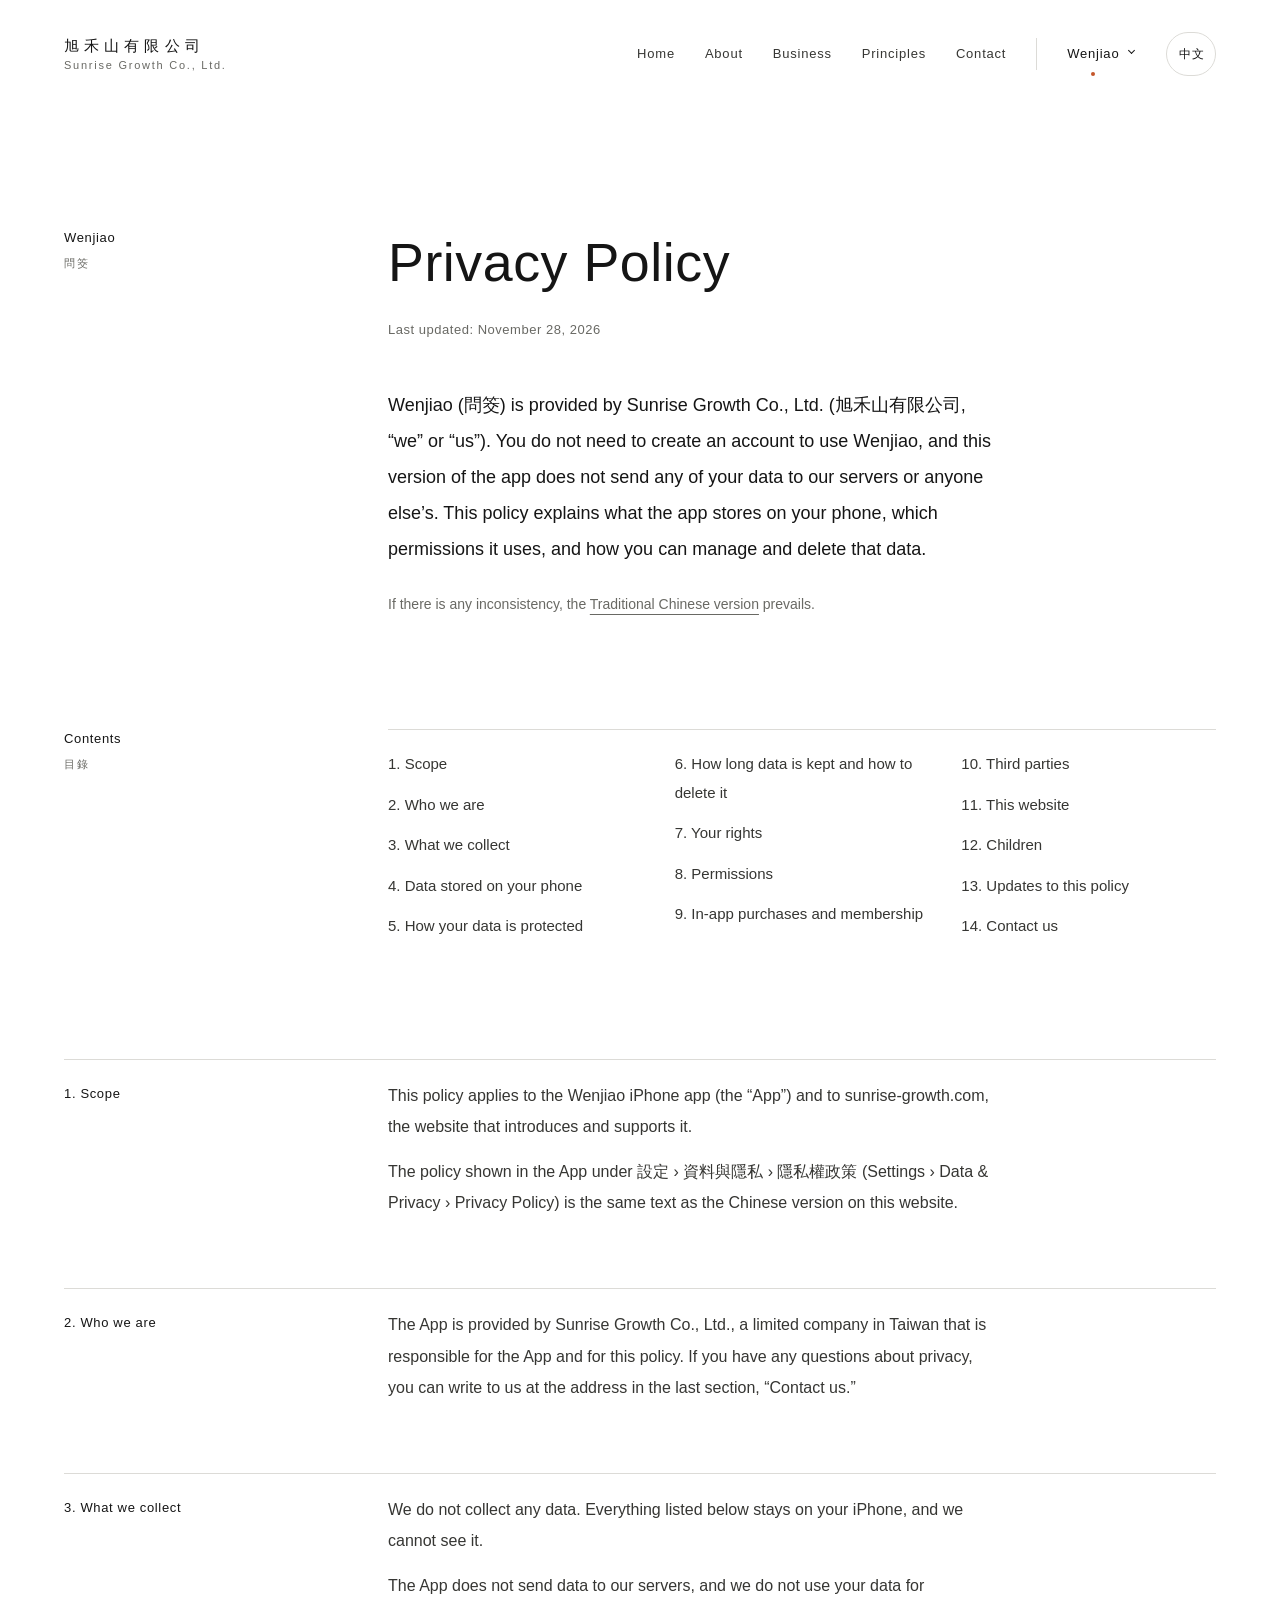
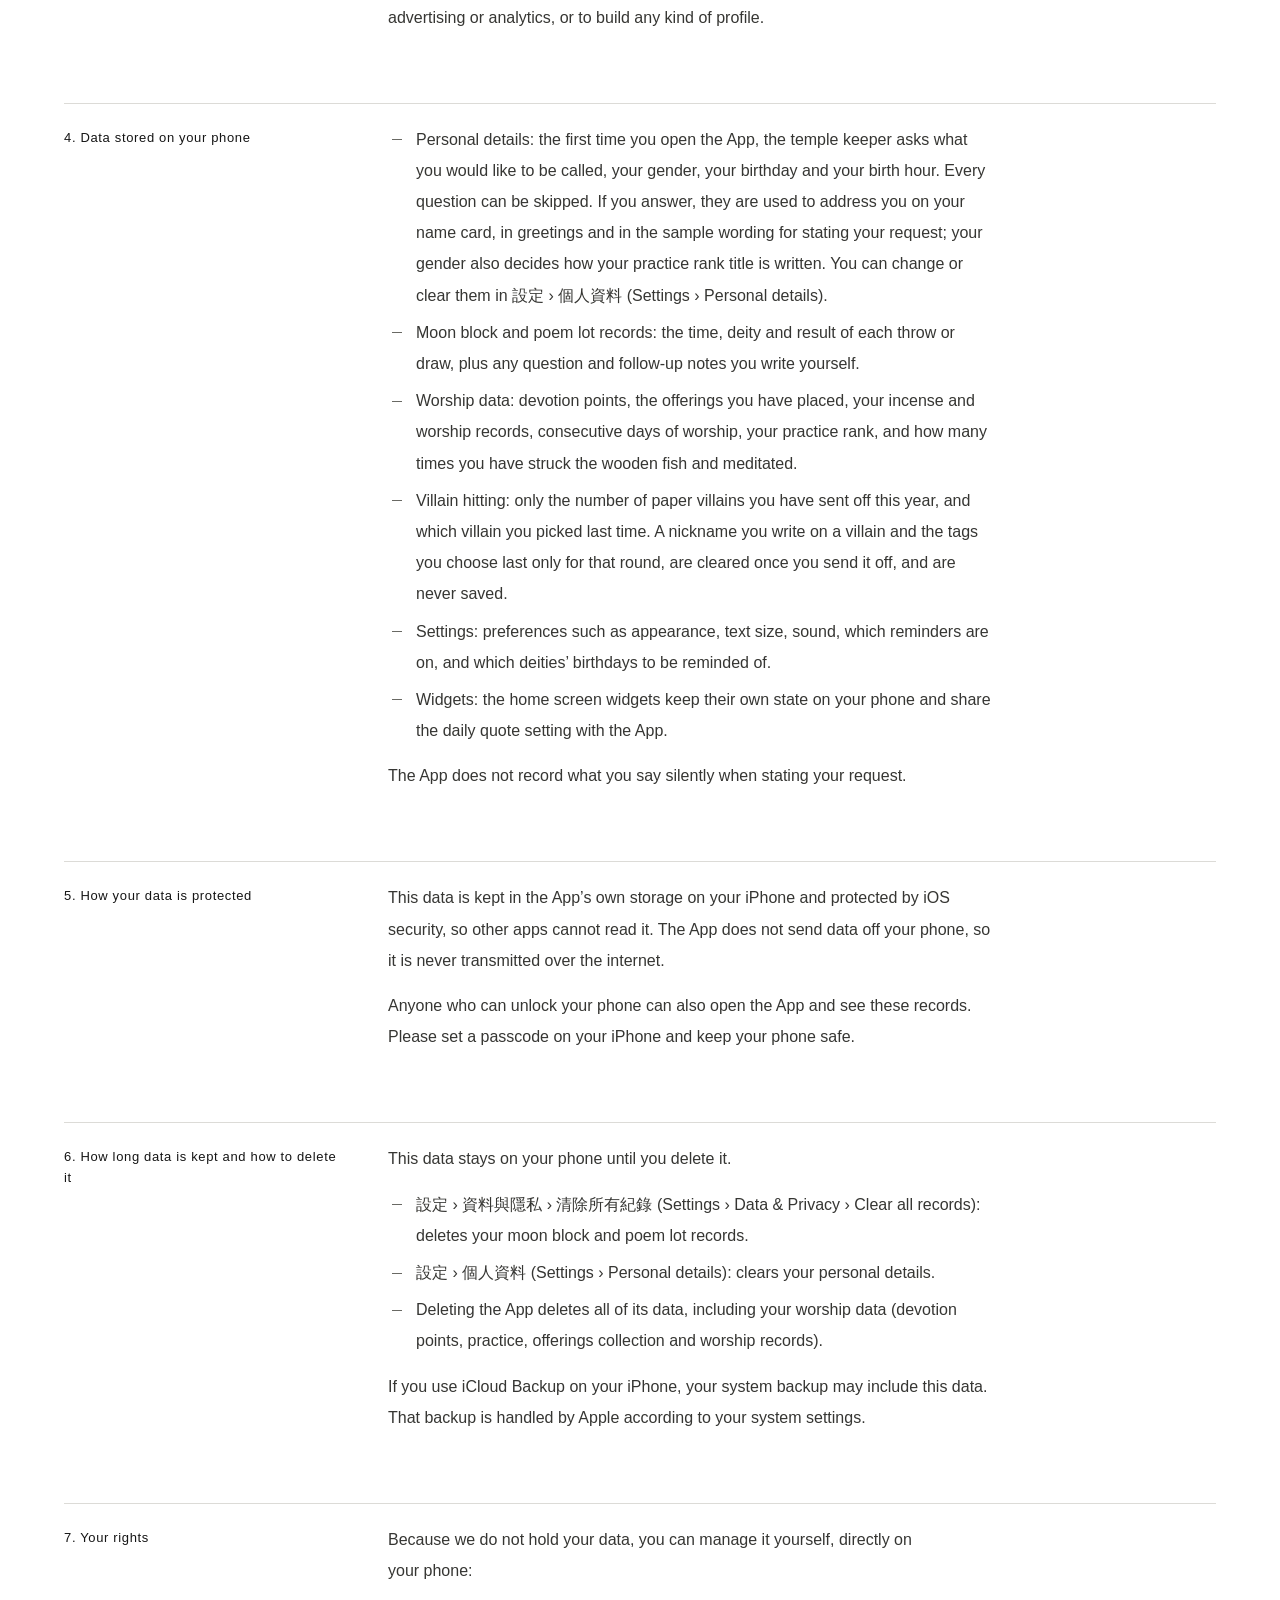
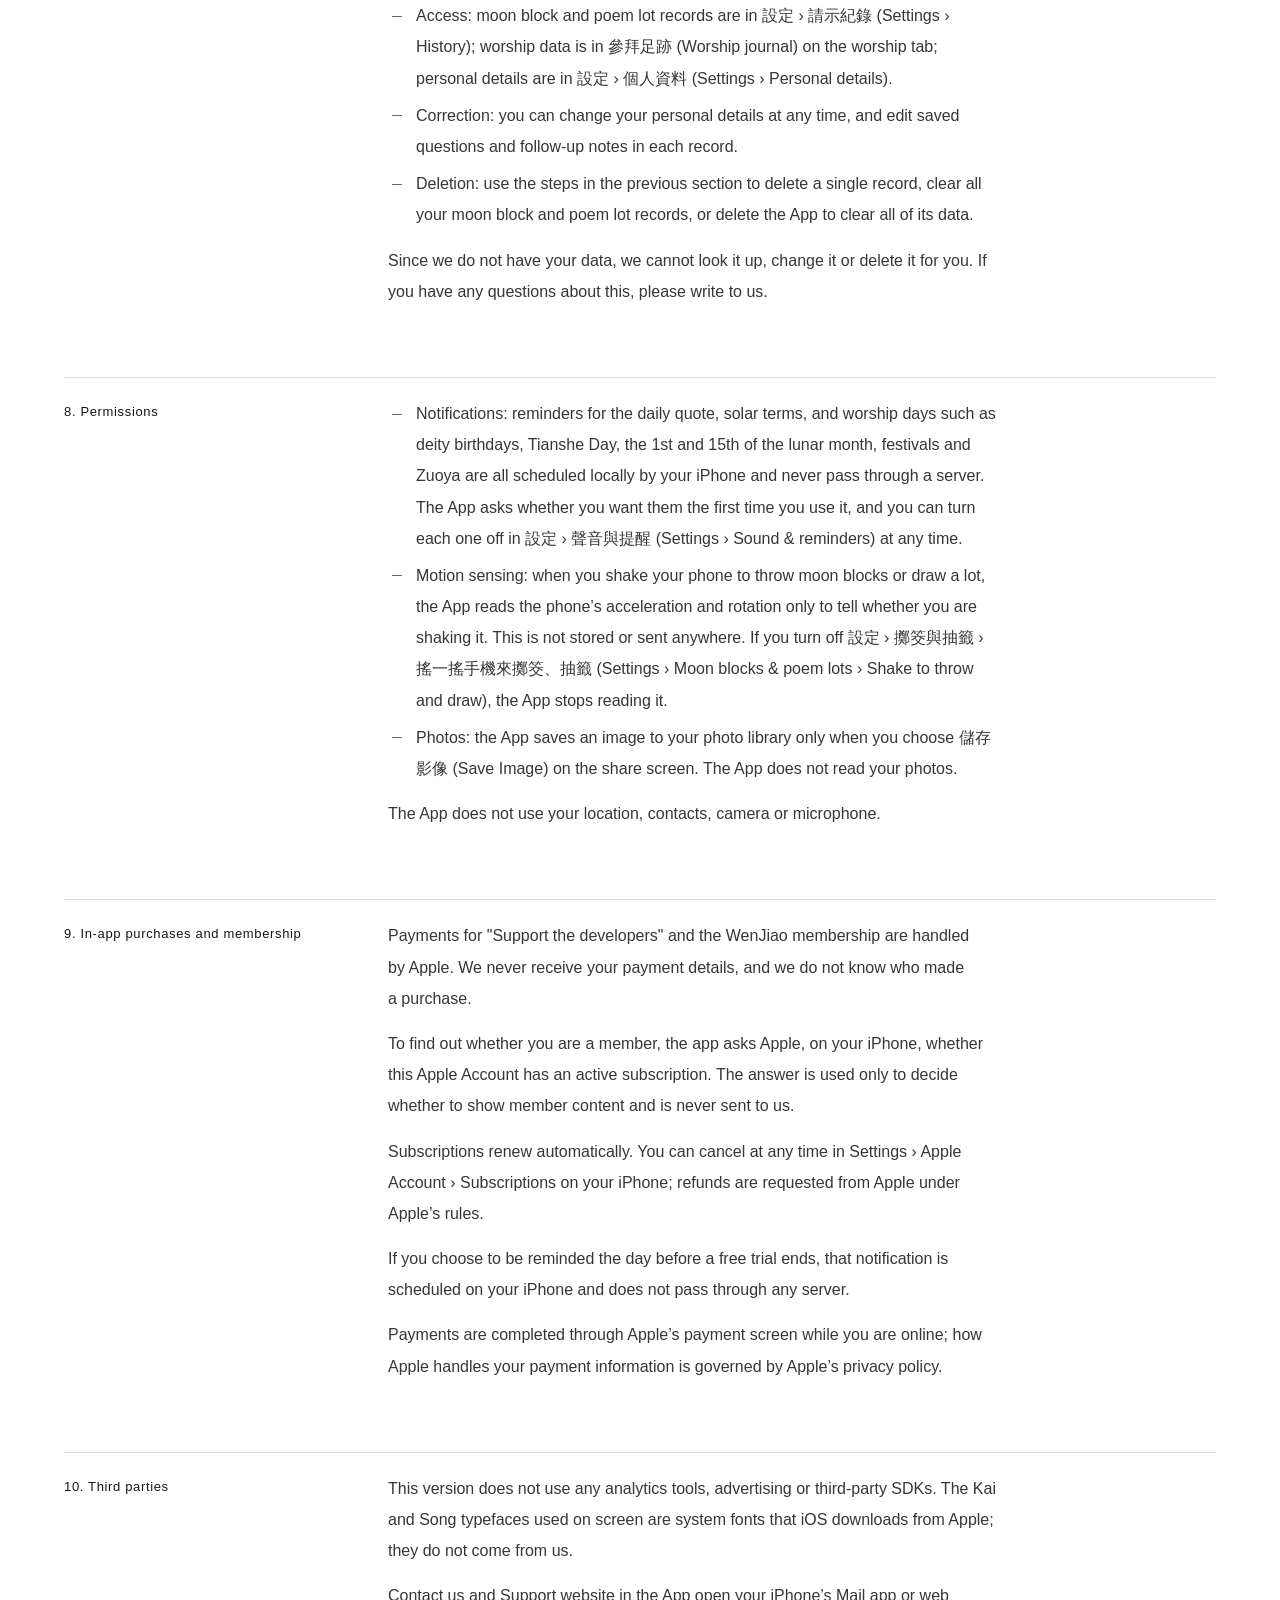
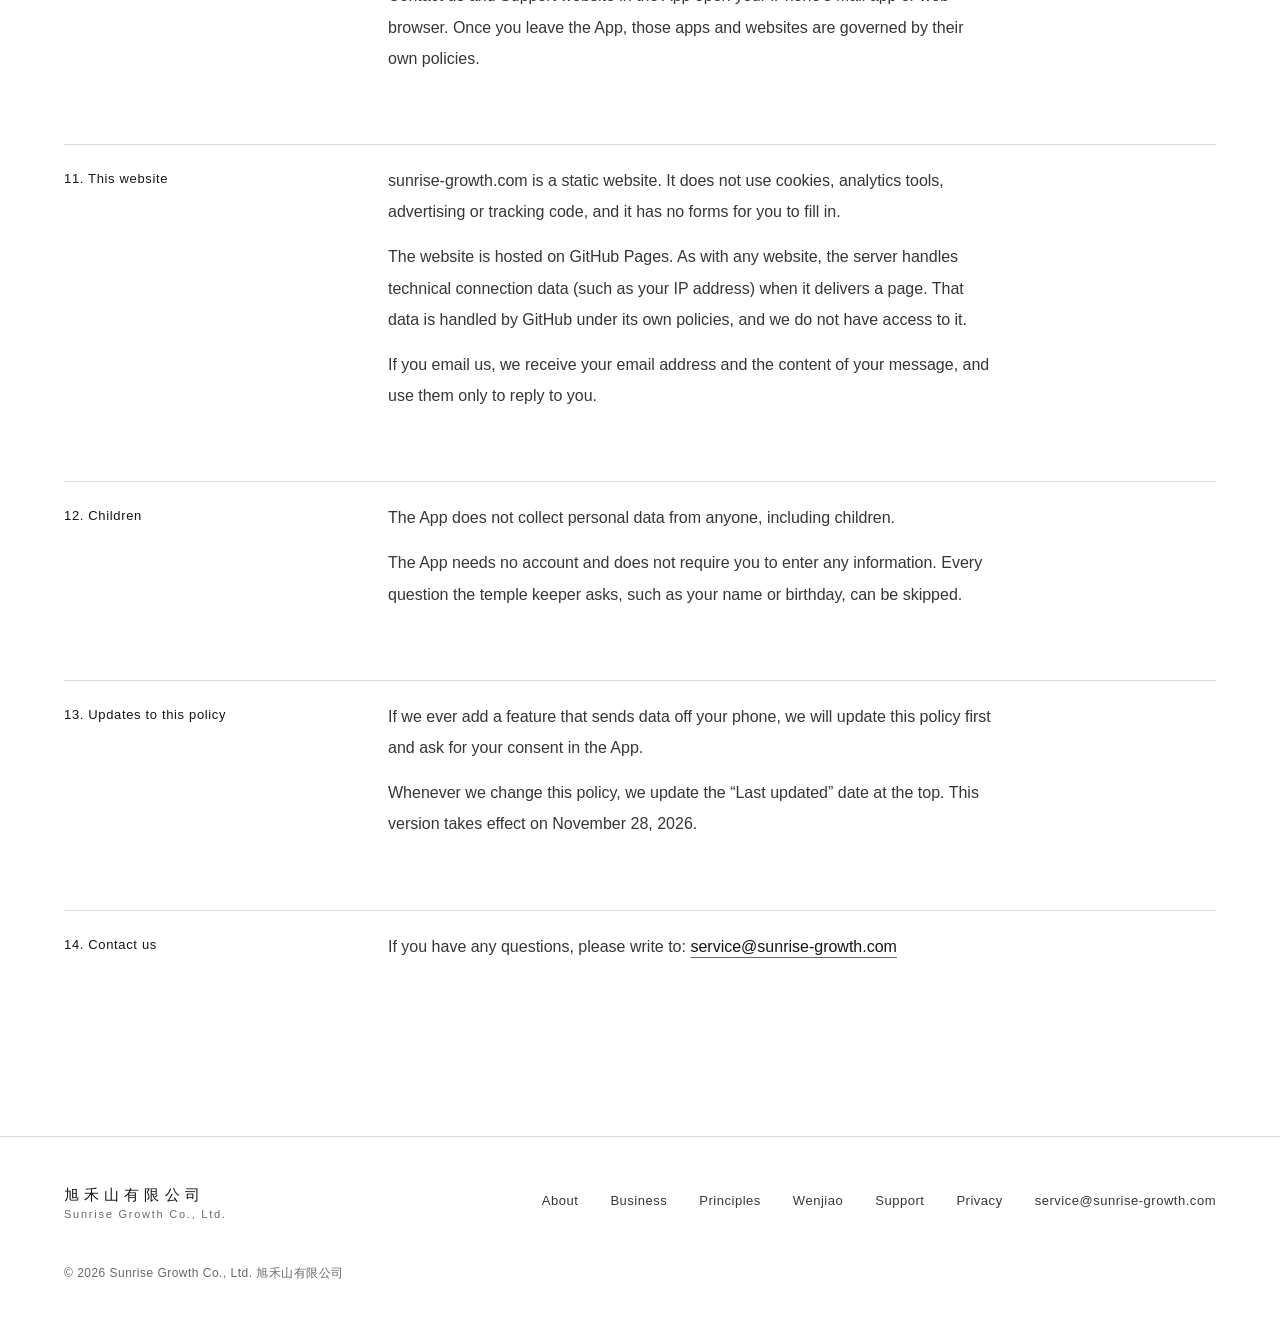
<file: privacy-en.html>
<!doctype html>
<html lang="en">
<head>
<meta charset="utf-8">
<meta name="viewport" content="width=device-width, initial-scale=1">
<title>Wenjiao Privacy Policy | Sunrise Growth Co., Ltd.</title>
<meta name="description" content="Privacy policy for the Wenjiao app: no account needed, and your data stays on your iPhone.">
<link rel="canonical" href="https://sunrise-growth.com/privacy-en.html">
<link rel="alternate" hreflang="zh-Hant" href="https://sunrise-growth.com/privacy.html">
<link rel="alternate" hreflang="en" href="https://sunrise-growth.com/privacy-en.html">
<link rel="alternate" hreflang="x-default" href="https://sunrise-growth.com/privacy.html">
<meta name="color-scheme" content="light">
<meta name="theme-color" content="#ffffff">
<link rel="icon" href="favicon.ico" sizes="any">
<link rel="icon" href="favicon.png" type="image/png">
<link rel="apple-touch-icon" href="apple-touch-icon.png">
<link rel="stylesheet" href="site.css">
<script src="site.js" defer></script>
</head>
<body class="page-doc">
<a class="skip" href="#main">Skip to main content</a>
<header class="site-header">
  <div class="wrap header-inner">
    <a class="wordmark" href="index-en.html" aria-label="Sunrise Growth Co., Ltd. home"><span class="zh" lang="zh-Hant">旭禾山有限公司</span><span class="en">Sunrise Growth Co., Ltd.</span></a>
    <nav class="nav" aria-label="Main">
      <ul class="nav-main">
        <li><a href="index-en.html">Home</a></li>
        <li><a href="index-en.html#about">About</a></li>
        <li><a href="index-en.html#business">Business</a></li>
        <li><a href="index-en.html#principles">Principles</a></li>
        <li><a href="index-en.html#contact">Contact</a></li>
      </ul>
      <div class="nav-app is-current">
        <button class="nav-app-toggle" type="button" aria-expanded="false" aria-controls="app-menu"><span class="nav-app-label">Wenjiao</span></button>
        <ul class="nav-menu" id="app-menu">
          <li><a href="wenjiao-en.html">About Wenjiao</a></li>
          <li><a href="support-en.html">Support</a></li>
          <li><a href="privacy-en.html" aria-current="page">Privacy Policy</a></li>
        </ul>
      </div>
    </nav>
    <a class="lang-switch" href="privacy.html" hreflang="zh-Hant" lang="zh-Hant" aria-label="切換為中文">中文</a>
  </div>
</header>

<main id="main">
  <section class="page-head" aria-labelledby="page-title">
    <div class="wrap row">
      <p class="label">Wenjiao<span lang="zh-Hant">問筊</span></p>
      <div>
        <h1 class="page-title" id="page-title">Privacy Policy</h1>
        <p class="page-meta">Last updated: November 28, 2026</p>
        <p class="page-intro">Wenjiao (問筊) is provided by Sunrise Growth Co., Ltd. (旭禾山有限公司, “we” or “us”). You do not need to create an account to use Wenjiao, and this version of the app does not send any of your data to our servers or anyone else’s. This policy explains what the app stores on your phone, which permissions it uses, and how you can manage and delete that data.</p>
        <p class="page-note">If there is any inconsistency, the <a class="u" href="privacy.html" hreflang="zh-Hant">Traditional Chinese version</a> prevails.</p>
      </div>
    </div>
  </section>

  <nav class="toc" aria-labelledby="toc-title">
    <div class="wrap row">
      <h2 class="label" id="toc-title">Contents<span lang="zh-Hant">目錄</span></h2>
      <ol class="toc-list toc-list-long">
<li><a href="#s1">1. Scope</a></li>
<li><a href="#s2">2. Who we are</a></li>
<li><a href="#s3">3. What we collect</a></li>
<li><a href="#s4">4. Data stored on your phone</a></li>
<li><a href="#s5">5. How your data is protected</a></li>
<li><a href="#s6">6. How long data is kept and how to delete it</a></li>
<li><a href="#s7">7. Your rights</a></li>
<li><a href="#s8">8. Permissions</a></li>
<li><a href="#s9">9. In-app purchases and membership</a></li>
<li><a href="#s10">10. Third parties</a></li>
<li><a href="#s11">11. This website</a></li>
<li><a href="#s12">12. Children</a></li>
<li><a href="#s13">13. Updates to this policy</a></li>
<li><a href="#contact">14. Contact us</a></li>
      </ol>
    </div>
  </nav>

  <div class="wrap doc doc-plain">
<section class="doc-section" id="s1" aria-labelledby="s1-title">
<h2 class="label" id="s1-title">1. Scope</h2>
<div class="prose">
<p>This policy applies to the Wenjiao iPhone app (the “App”) and to <span class="nobr">sunrise-growth.com</span>, the website that introduces and supports it.</p>
<p>The policy shown in the App under 設定 › 資料與隱私 › 隱私權政策 (Settings › Data &amp; Privacy › Privacy Policy) is the same text as the Chinese version on this website.</p>
</div>
</section>
<section class="doc-section" id="s2" aria-labelledby="s2-title">
<h2 class="label" id="s2-title">2. Who we are</h2>
<div class="prose">
<p>The App is provided by Sunrise Growth Co., Ltd., a limited company in Taiwan that is responsible for the App and for this policy. If you have any questions about privacy, you can write to us at the address in the last section, “Contact us.”</p>
</div>
</section>
<section class="doc-section" id="s3" aria-labelledby="s3-title">
<h2 class="label" id="s3-title">3. What we collect</h2>
<div class="prose">
<p>We do not collect any data. Everything listed below stays on your iPhone, and we cannot see it.</p>
<p>The App does not send data to our servers, and we do not use your data for advertising or analytics, or to build any kind of profile.</p>
</div>
</section>
<section class="doc-section" id="s4" aria-labelledby="s4-title">
<h2 class="label" id="s4-title">4. Data stored on your phone</h2>
<div class="prose">
<ul>
<li>Personal details: the first time you open the App, the temple keeper asks what you would like to be called, your gender, your birthday and your birth hour. Every question can be skipped. If you answer, they are used to address you on your name card, in greetings and in the sample wording for stating your request; your gender also decides how your practice rank title is written. You can change or clear them in 設定 › 個人資料 (Settings › Personal details).</li>
<li>Moon block and poem lot records: the time, deity and result of each throw or draw, plus any question and follow-up notes you write yourself.</li>
<li>Worship data: devotion points, the offerings you have placed, your incense and worship records, consecutive days of worship, your practice rank, and how many times you have struck the wooden fish and meditated.</li>
<li>Villain hitting: only the number of paper villains you have sent off this year, and which villain you picked last time. A nickname you write on a villain and the tags you choose last only for that round, are cleared once you send it off, and are never saved.</li>
<li>Settings: preferences such as appearance, text size, sound, which reminders are on, and which deities’ birthdays to be reminded of.</li>
<li>Widgets: the home screen widgets keep their own state on your phone and share the daily quote setting with the App.</li>
</ul>
<p>The App does not record what you say silently when stating your request.</p>
</div>
</section>
<section class="doc-section" id="s5" aria-labelledby="s5-title">
<h2 class="label" id="s5-title">5. How your data is protected</h2>
<div class="prose">
<p>This data is kept in the App’s own storage on your iPhone and protected by iOS security, so other apps cannot read it. The App does not send data off your phone, so it is never transmitted over the internet.</p>
<p>Anyone who can unlock your phone can also open the App and see these records. Please set a passcode on your iPhone and keep your phone safe.</p>
</div>
</section>
<section class="doc-section" id="s6" aria-labelledby="s6-title">
<h2 class="label" id="s6-title">6. How long data is kept and how to delete it</h2>
<div class="prose">
<p>This data stays on your phone until you delete it.</p>
<ul>
<li>設定 › 資料與隱私 › 清除所有紀錄 (Settings › Data &amp; Privacy › Clear all records): deletes your moon block and poem lot records.</li>
<li>設定 › 個人資料 (Settings › Personal details): clears your personal details.</li>
<li>Deleting the App deletes all of its data, including your worship data (devotion points, practice, offerings collection and worship records).</li>
</ul>
<p>If you use iCloud Backup on your iPhone, your system backup may include this data. That backup is handled by Apple according to your system settings.</p>
</div>
</section>
<section class="doc-section" id="s7" aria-labelledby="s7-title">
<h2 class="label" id="s7-title">7. Your rights</h2>
<div class="prose">
<p>Because we do not hold your data, you can manage it yourself, directly on your phone:</p>
<ul>
<li>Access: moon block and poem lot records are in 設定 › 請示紀錄 (Settings › History); worship data is in 參拜足跡 (Worship journal) on the worship tab; personal details are in 設定 › 個人資料 (Settings › Personal details).</li>
<li>Correction: you can change your personal details at any time, and edit saved questions and follow-up notes in each record.</li>
<li>Deletion: use the steps in the previous section to delete a single record, clear all your moon block and poem lot records, or delete the App to clear all of its data.</li>
</ul>
<p>Since we do not have your data, we cannot look it up, change it or delete it for you. If you have any questions about this, please write to us.</p>
</div>
</section>
<section class="doc-section" id="s8" aria-labelledby="s8-title">
<h2 class="label" id="s8-title">8. Permissions</h2>
<div class="prose">
<ul>
<li>Notifications: reminders for the daily quote, solar terms, and worship days such as deity birthdays, Tianshe Day, the 1st and 15th of the lunar month, festivals and Zuoya are all scheduled locally by your iPhone and never pass through a server. The App asks whether you want them the first time you use it, and you can turn each one off in 設定 › 聲音與提醒 (Settings › Sound &amp; reminders) at any time.</li>
<li>Motion sensing: when you shake your phone to throw moon blocks or draw a lot, the App reads the phone’s acceleration and rotation only to tell whether you are shaking it. This is not stored or sent anywhere. If you turn off 設定 › 擲筊與抽籤 › 搖一搖手機來擲筊、抽籤 (Settings › Moon blocks &amp; poem lots › Shake to throw and draw), the App stops reading it.</li>
<li>Photos: the App saves an image to your photo library only when you choose 儲存影像 (Save Image) on the share screen. The App does not read your photos.</li>
</ul>
<p>The App does not use your location, contacts, camera or microphone.</p>
</div>
</section>
<section class="doc-section" id="s9" aria-labelledby="s9-title">
<h2 class="label" id="s9-title">9. In-app purchases and membership</h2>
<div class="prose">
<p>Payments for &quot;Support the developers&quot; and the WenJiao membership are handled by Apple. We never receive your payment details, and we do not know who made a purchase.</p>
<p>To find out whether you are a member, the app asks Apple, on your iPhone, whether this Apple Account has an active subscription. The answer is used only to decide whether to show member content and is never sent to us.</p>
<p>Subscriptions renew automatically. You can cancel at any time in Settings › Apple Account › Subscriptions on your iPhone; refunds are requested from Apple under Apple’s rules.</p>
<p>If you choose to be reminded the day before a free trial ends, that notification is scheduled on your iPhone and does not pass through any server.</p>
<p>Payments are completed through Apple’s payment screen while you are online; how Apple handles your payment information is governed by Apple’s privacy policy.</p>
</div>
</section>
<section class="doc-section" id="s10" aria-labelledby="s10-title">
<h2 class="label" id="s10-title">10. Third parties</h2>
<div class="prose">
<p>This version does not use any analytics tools, advertising or third-party SDKs. The Kai and Song typefaces used on screen are system fonts that iOS downloads from Apple; they do not come from us.</p>
<p>Contact us and Support website in the App open your iPhone’s Mail app or web browser. Once you leave the App, those apps and websites are governed by their own policies.</p>
</div>
</section>
<section class="doc-section" id="s11" aria-labelledby="s11-title">
<h2 class="label" id="s11-title">11. This website</h2>
<div class="prose">
<p><span class="nobr">sunrise-growth.com</span> is a static website. It does not use cookies, analytics tools, advertising or tracking code, and it has no forms for you to fill in.</p>
<p>The website is hosted on GitHub Pages. As with any website, the server handles technical connection data (such as your IP address) when it delivers a page. That data is handled by GitHub under its own policies, and we do not have access to it.</p>
<p>If you email us, we receive your email address and the content of your message, and use them only to reply to you.</p>
</div>
</section>
<section class="doc-section" id="s12" aria-labelledby="s12-title">
<h2 class="label" id="s12-title">12. Children</h2>
<div class="prose">
<p>The App does not collect personal data from anyone, including children.</p>
<p>The App needs no account and does not require you to enter any information. Every question the temple keeper asks, such as your name or birthday, can be skipped.</p>
</div>
</section>
<section class="doc-section" id="s13" aria-labelledby="s13-title">
<h2 class="label" id="s13-title">13. Updates to this policy</h2>
<div class="prose">
<p>If we ever add a feature that sends data off your phone, we will update this policy first and ask for your consent in the App.</p>
<p>Whenever we change this policy, we update the “Last updated” date at the top. This version takes effect on November 28, 2026.</p>
</div>
</section>
<section class="doc-section" id="contact" aria-labelledby="contact-title">
<h2 class="label" id="contact-title">14. Contact us</h2>
<div class="prose">
<p>If you have any questions, please write to: <a href="mailto:service@sunrise-growth.com">service@sunrise-growth.com</a></p>
</div>
</section>
  </div>
</main>

<footer class="site-footer">
  <div class="wrap">
    <div class="footer-inner">
      <p class="wordmark"><span class="zh" lang="zh-Hant">旭禾山有限公司</span><span class="en">Sunrise Growth Co., Ltd.</span></p>
      <nav class="footer-links" aria-label="Footer">
        <a href="index-en.html#about">About</a>
        <a href="index-en.html#business">Business</a>
        <a href="index-en.html#principles">Principles</a>
        <a href="wenjiao-en.html">Wenjiao</a>
        <a href="support-en.html">Support</a>
        <a href="privacy-en.html">Privacy</a>
        <a href="mailto:service@sunrise-growth.com">service@sunrise-growth.com</a>
      </nav>
    </div>
    <p class="copyright">© 2026 Sunrise Growth Co., Ltd. <span lang="zh-Hant">旭禾山有限公司</span></p>
  </div>
</footer>
</body>
</html>
</file>
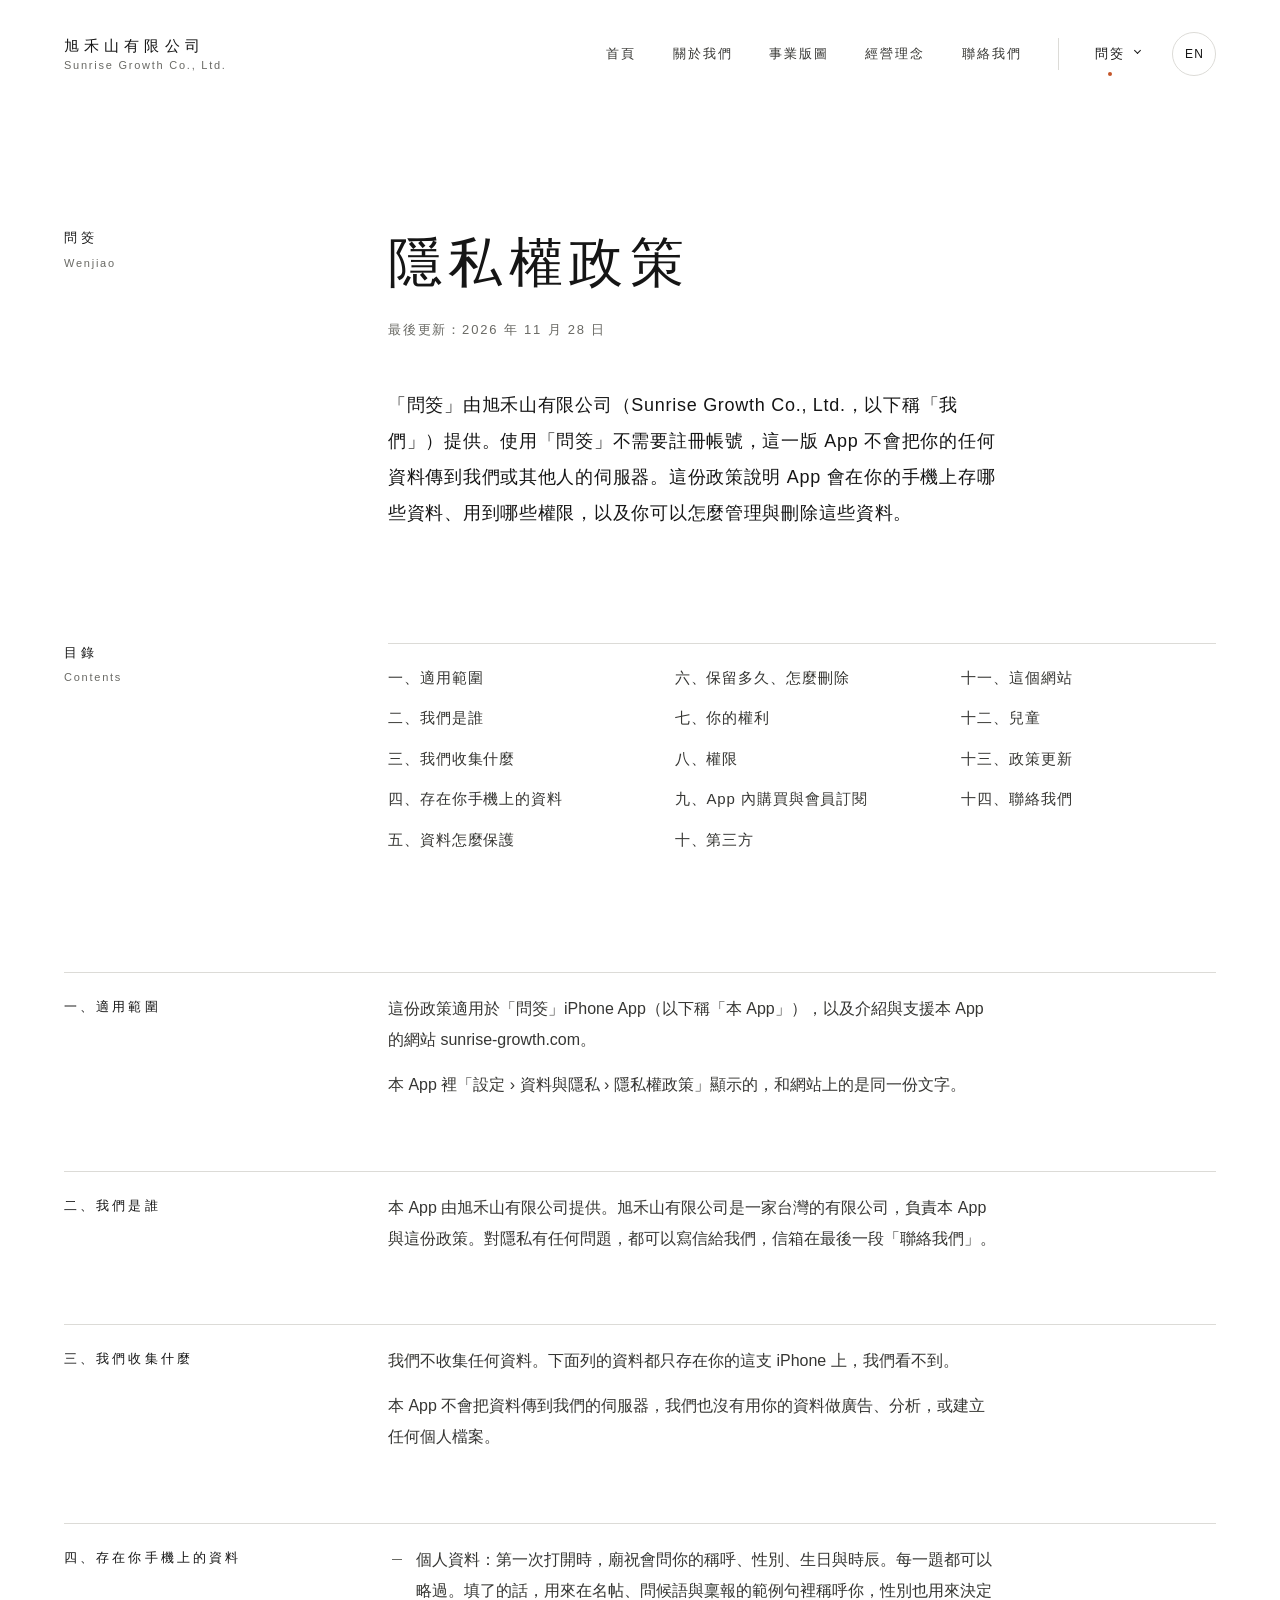
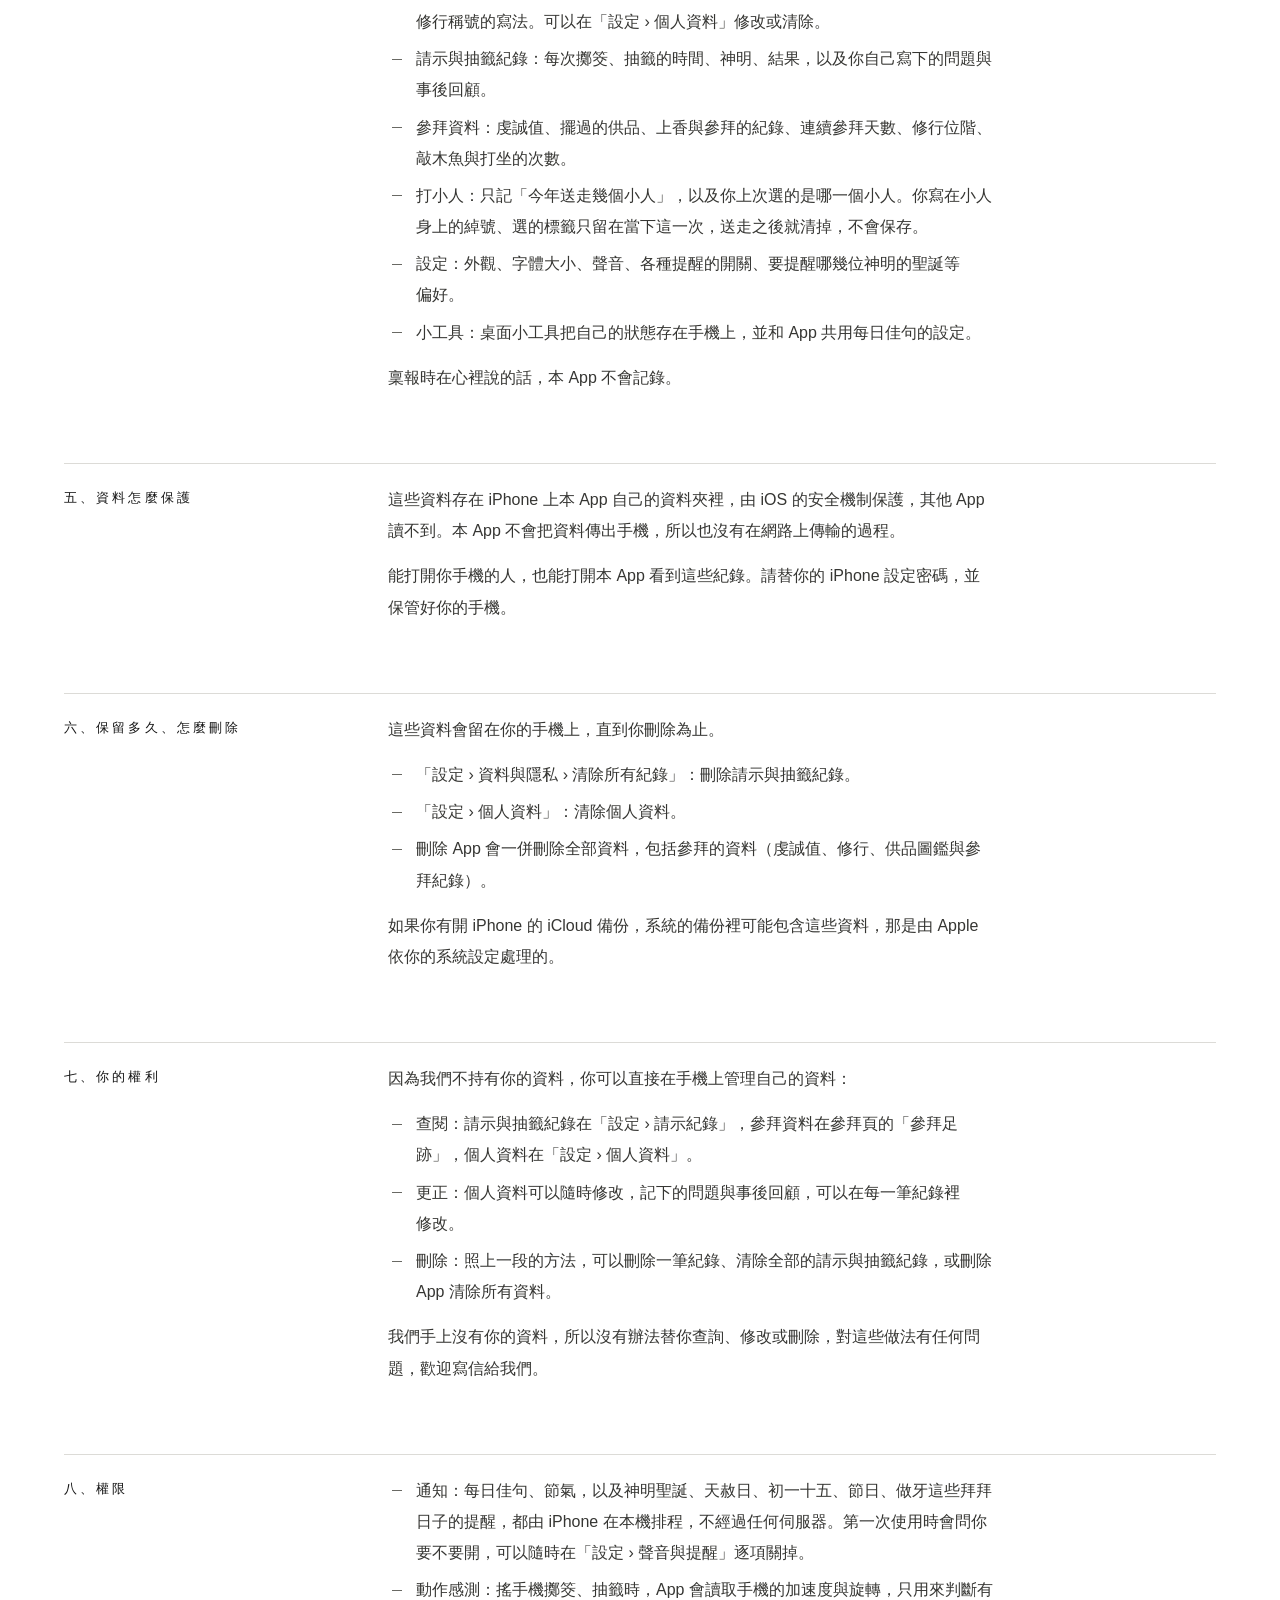
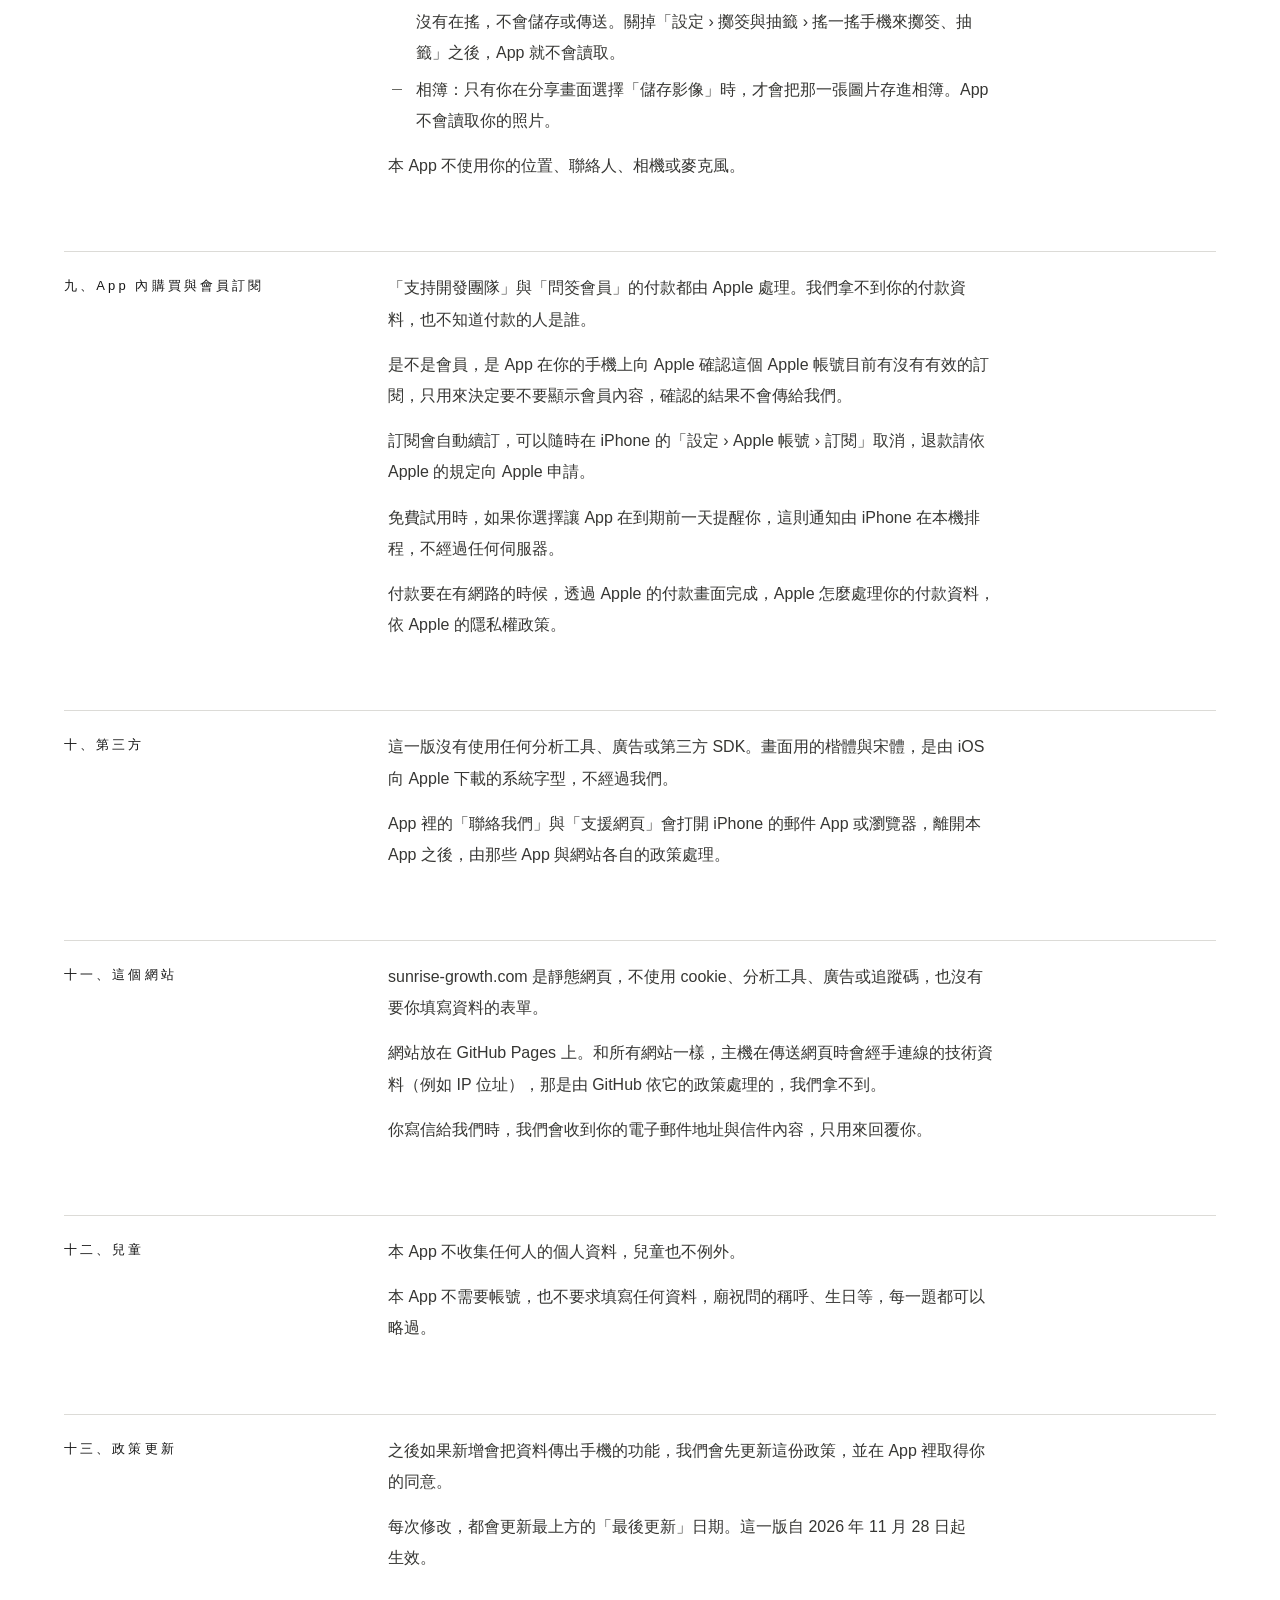
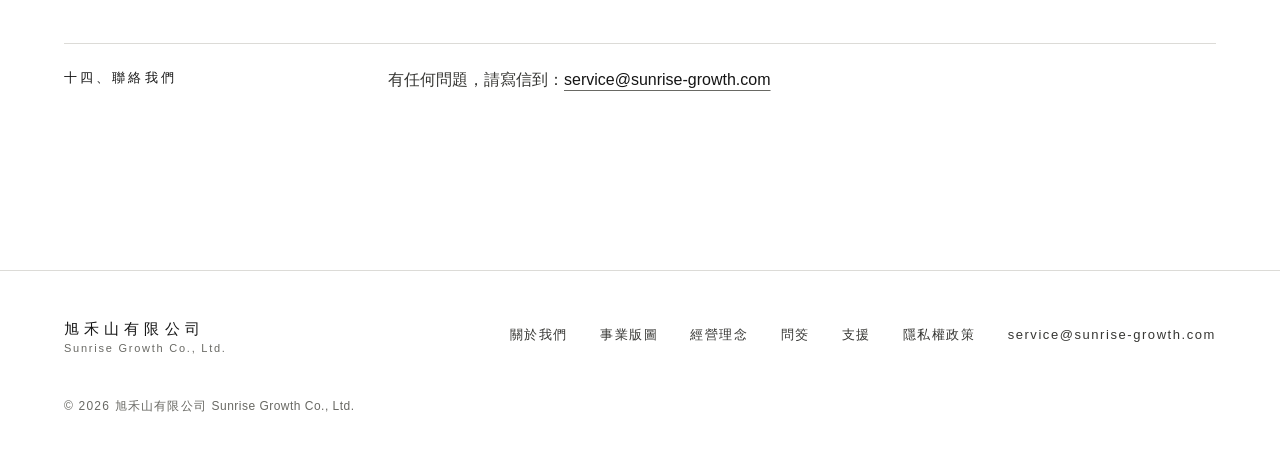
<file: privacy.html>
<!doctype html>
<html lang="zh-Hant">
<head>
<meta charset="utf-8">
<meta name="viewport" content="width=device-width, initial-scale=1">
<title>問筊 隱私權政策｜旭禾山有限公司</title>
<meta name="description" content="問筊 App 的隱私權政策：不用帳號，資料只存在你的 iPhone 上。">
<link rel="canonical" href="https://sunrise-growth.com/privacy.html">
<link rel="alternate" hreflang="zh-Hant" href="https://sunrise-growth.com/privacy.html">
<link rel="alternate" hreflang="en" href="https://sunrise-growth.com/privacy-en.html">
<link rel="alternate" hreflang="x-default" href="https://sunrise-growth.com/privacy.html">
<meta name="color-scheme" content="light">
<meta name="theme-color" content="#ffffff">
<link rel="icon" href="favicon.ico" sizes="any">
<link rel="icon" href="favicon.png" type="image/png">
<link rel="apple-touch-icon" href="apple-touch-icon.png">
<link rel="stylesheet" href="site.css">
<script src="site.js" defer></script>
</head>
<body class="page-doc">
<a class="skip" href="#main">跳到主要內容</a>
<header class="site-header">
  <div class="wrap header-inner">
    <a class="wordmark" href="index.html" aria-label="旭禾山有限公司 Sunrise Growth Co., Ltd. 首頁"><span class="zh">旭禾山有限公司</span><span class="en" lang="en">Sunrise Growth Co., Ltd.</span></a>
    <nav class="nav" aria-label="主要導覽">
      <ul class="nav-main">
        <li><a href="index.html">首頁</a></li>
        <li><a href="index.html#about">關於我們</a></li>
        <li><a href="index.html#business">事業版圖</a></li>
        <li><a href="index.html#principles">經營理念</a></li>
        <li><a href="index.html#contact">聯絡我們</a></li>
      </ul>
      <div class="nav-app is-current">
        <button class="nav-app-toggle" type="button" aria-expanded="false" aria-controls="app-menu"><span class="nav-app-label">問筊</span></button>
        <ul class="nav-menu" id="app-menu">
          <li><a href="wenjiao.html">問筊介紹</a></li>
          <li><a href="support.html">支援</a></li>
          <li><a href="privacy.html" aria-current="page">隱私權政策</a></li>
        </ul>
      </div>
    </nav>
    <a class="lang-switch" href="privacy-en.html" hreflang="en" lang="en" aria-label="Switch to English">EN</a>
  </div>
</header>

<main id="main">
  <section class="page-head" aria-labelledby="page-title">
    <div class="wrap row">
      <p class="label">問筊<span lang="en">Wenjiao</span></p>
      <div>
        <h1 class="page-title" id="page-title">隱私權政策</h1>
        <p class="page-meta">最後更新：2026 年 11 月 28 日</p>
        <p class="page-intro">「問筊」由旭禾山有限公司（Sunrise Growth Co., Ltd.，以下稱「我們」）提供。使用「問筊」不需要註冊帳號，這一版 App 不會把你的任何資料傳到我們或其他人的伺服器。這份政策說明 App 會在你的手機上存哪些資料、用到哪些權限，以及你可以怎麼管理與刪除這些資料。</p>
      </div>
    </div>
  </section>

  <nav class="toc" aria-labelledby="toc-title">
    <div class="wrap row">
      <h2 class="label" id="toc-title">目錄<span lang="en">Contents</span></h2>
      <ol class="toc-list toc-list-long">
<li><a href="#s1">一、適用範圍</a></li>
<li><a href="#s2">二、我們是誰</a></li>
<li><a href="#s3">三、我們收集什麼</a></li>
<li><a href="#s4">四、存在你手機上的資料</a></li>
<li><a href="#s5">五、資料怎麼保護</a></li>
<li><a href="#s6">六、保留多久、怎麼刪除</a></li>
<li><a href="#s7">七、你的權利</a></li>
<li><a href="#s8">八、權限</a></li>
<li><a href="#s9">九、App 內購買與會員訂閱</a></li>
<li><a href="#s10">十、第三方</a></li>
<li><a href="#s11">十一、這個網站</a></li>
<li><a href="#s12">十二、兒童</a></li>
<li><a href="#s13">十三、政策更新</a></li>
<li><a href="#contact">十四、聯絡我們</a></li>
      </ol>
    </div>
  </nav>

  <div class="wrap doc doc-plain">
<section class="doc-section" id="s1" aria-labelledby="s1-title">
<h2 class="label" id="s1-title">一、適用範圍</h2>
<div class="prose">
<p>這份政策適用於「問筊」iPhone App（以下稱「本 App」），以及介紹與支援本 App 的網站 <span class="nobr">sunrise-growth.com</span>。</p>
<p>本 App 裡「設定 › 資料與隱私 › 隱私權政策」顯示的，和網站上的是同一份文字。</p>
</div>
</section>
<section class="doc-section" id="s2" aria-labelledby="s2-title">
<h2 class="label" id="s2-title">二、我們是誰</h2>
<div class="prose">
<p>本 App 由旭禾山有限公司提供。旭禾山有限公司是一家台灣的有限公司，負責本 App 與這份政策。對隱私有任何問題，都可以寫信給我們，信箱在最後一段「聯絡我們」。</p>
</div>
</section>
<section class="doc-section" id="s3" aria-labelledby="s3-title">
<h2 class="label" id="s3-title">三、我們收集什麼</h2>
<div class="prose">
<p>我們不收集任何資料。下面列的資料都只存在你的這支 iPhone 上，我們看不到。</p>
<p>本 App 不會把資料傳到我們的伺服器，我們也沒有用你的資料做廣告、分析，或建立任何個人檔案。</p>
</div>
</section>
<section class="doc-section" id="s4" aria-labelledby="s4-title">
<h2 class="label" id="s4-title">四、存在你手機上的資料</h2>
<div class="prose">
<ul>
<li>個人資料：第一次打開時，廟祝會問你的稱呼、性別、生日與時辰。每一題都可以略過。填了的話，用來在名帖、問候語與稟報的範例句裡稱呼你，性別也用來決定修行稱號的寫法。可以在「設定 › 個人資料」修改或清除。</li>
<li>請示與抽籤紀錄：每次擲筊、抽籤的時間、神明、結果，以及你自己寫下的問題與事後回顧。</li>
<li>參拜資料：虔誠值、擺過的供品、上香與參拜的紀錄、連續參拜天數、修行位階、敲木魚與打坐的次數。</li>
<li>打小人：只記「今年送走幾個小人」，以及你上次選的是哪一個小人。你寫在小人身上的綽號、選的標籤只留在當下這一次，送走之後就清掉，不會保存。</li>
<li>設定：外觀、字體大小、聲音、各種提醒的開關、要提醒哪幾位神明的聖誕等偏好。</li>
<li>小工具：桌面小工具把自己的狀態存在手機上，並和 App 共用每日佳句的設定。</li>
</ul>
<p>稟報時在心裡說的話，本 App 不會記錄。</p>
</div>
</section>
<section class="doc-section" id="s5" aria-labelledby="s5-title">
<h2 class="label" id="s5-title">五、資料怎麼保護</h2>
<div class="prose">
<p>這些資料存在 iPhone 上本 App 自己的資料夾裡，由 iOS 的安全機制保護，其他 App 讀不到。本 App 不會把資料傳出手機，所以也沒有在網路上傳輸的過程。</p>
<p>能打開你手機的人，也能打開本 App 看到這些紀錄。請替你的 iPhone 設定密碼，並保管好你的手機。</p>
</div>
</section>
<section class="doc-section" id="s6" aria-labelledby="s6-title">
<h2 class="label" id="s6-title">六、保留多久、怎麼刪除</h2>
<div class="prose">
<p>這些資料會留在你的手機上，直到你刪除為止。</p>
<ul>
<li>「設定 › 資料與隱私 › 清除所有紀錄」：刪除請示與抽籤紀錄。</li>
<li>「設定 › 個人資料」：清除個人資料。</li>
<li>刪除 App 會一併刪除全部資料，包括參拜的資料（虔誠值、修行、供品圖鑑與參拜紀錄）。</li>
</ul>
<p>如果你有開 iPhone 的 iCloud 備份，系統的備份裡可能包含這些資料，那是由 Apple 依你的系統設定處理的。</p>
</div>
</section>
<section class="doc-section" id="s7" aria-labelledby="s7-title">
<h2 class="label" id="s7-title">七、你的權利</h2>
<div class="prose">
<p>因為我們不持有你的資料，你可以直接在手機上管理自己的資料：</p>
<ul>
<li>查閱：請示與抽籤紀錄在「設定 › 請示紀錄」，參拜資料在參拜頁的「參拜足跡」，個人資料在「設定 › 個人資料」。</li>
<li>更正：個人資料可以隨時修改，記下的問題與事後回顧，可以在每一筆紀錄裡修改。</li>
<li>刪除：照上一段的方法，可以刪除一筆紀錄、清除全部的請示與抽籤紀錄，或刪除 App 清除所有資料。</li>
</ul>
<p>我們手上沒有你的資料，所以沒有辦法替你查詢、修改或刪除，對這些做法有任何問題，歡迎寫信給我們。</p>
</div>
</section>
<section class="doc-section" id="s8" aria-labelledby="s8-title">
<h2 class="label" id="s8-title">八、權限</h2>
<div class="prose">
<ul>
<li>通知：每日佳句、節氣，以及神明聖誕、天赦日、初一十五、節日、做牙這些拜拜日子的提醒，都由 iPhone 在本機排程，不經過任何伺服器。第一次使用時會問你要不要開，可以隨時在「設定 › 聲音與提醒」逐項關掉。</li>
<li>動作感測：搖手機擲筊、抽籤時，App 會讀取手機的加速度與旋轉，只用來判斷有沒有在搖，不會儲存或傳送。關掉「設定 › 擲筊與抽籤 › 搖一搖手機來擲筊、抽籤」之後，App 就不會讀取。</li>
<li>相簿：只有你在分享畫面選擇「儲存影像」時，才會把那一張圖片存進相簿。App 不會讀取你的照片。</li>
</ul>
<p>本 App 不使用你的位置、聯絡人、相機或麥克風。</p>
</div>
</section>
<section class="doc-section" id="s9" aria-labelledby="s9-title">
<h2 class="label" id="s9-title">九、App 內購買與會員訂閱</h2>
<div class="prose">
<p>「支持開發團隊」與「問筊會員」的付款都由 Apple 處理。我們拿不到你的付款資料，也不知道付款的人是誰。</p>
<p>是不是會員，是 App 在你的手機上向 Apple 確認這個 Apple 帳號目前有沒有有效的訂閱，只用來決定要不要顯示會員內容，確認的結果不會傳給我們。</p>
<p>訂閱會自動續訂，可以隨時在 iPhone 的「設定 › Apple 帳號 › 訂閱」取消，退款請依 Apple 的規定向 Apple 申請。</p>
<p>免費試用時，如果你選擇讓 App 在到期前一天提醒你，這則通知由 iPhone 在本機排程，不經過任何伺服器。</p>
<p>付款要在有網路的時候，透過 Apple 的付款畫面完成，Apple 怎麼處理你的付款資料，依 Apple 的隱私權政策。</p>
</div>
</section>
<section class="doc-section" id="s10" aria-labelledby="s10-title">
<h2 class="label" id="s10-title">十、第三方</h2>
<div class="prose">
<p>這一版沒有使用任何分析工具、廣告或第三方 SDK。畫面用的楷體與宋體，是由 iOS 向 Apple 下載的系統字型，不經過我們。</p>
<p>App 裡的「聯絡我們」與「支援網頁」會打開 iPhone 的郵件 App 或瀏覽器，離開本 App 之後，由那些 App 與網站各自的政策處理。</p>
</div>
</section>
<section class="doc-section" id="s11" aria-labelledby="s11-title">
<h2 class="label" id="s11-title">十一、這個網站</h2>
<div class="prose">
<p><span class="nobr">sunrise-growth.com</span> 是靜態網頁，不使用 cookie、分析工具、廣告或追蹤碼，也沒有要你填寫資料的表單。</p>
<p>網站放在 GitHub Pages 上。和所有網站一樣，主機在傳送網頁時會經手連線的技術資料（例如 IP 位址），那是由 GitHub 依它的政策處理的，我們拿不到。</p>
<p>你寫信給我們時，我們會收到你的電子郵件地址與信件內容，只用來回覆你。</p>
</div>
</section>
<section class="doc-section" id="s12" aria-labelledby="s12-title">
<h2 class="label" id="s12-title">十二、兒童</h2>
<div class="prose">
<p>本 App 不收集任何人的個人資料，兒童也不例外。</p>
<p>本 App 不需要帳號，也不要求填寫任何資料，廟祝問的稱呼、生日等，每一題都可以略過。</p>
</div>
</section>
<section class="doc-section" id="s13" aria-labelledby="s13-title">
<h2 class="label" id="s13-title">十三、政策更新</h2>
<div class="prose">
<p>之後如果新增會把資料傳出手機的功能，我們會先更新這份政策，並在 App 裡取得你的同意。</p>
<p>每次修改，都會更新最上方的「最後更新」日期。這一版自 2026 年 11 月 28 日起生效。</p>
</div>
</section>
<section class="doc-section" id="contact" aria-labelledby="contact-title">
<h2 class="label" id="contact-title">十四、聯絡我們</h2>
<div class="prose">
<p>有任何問題，請寫信到：<a href="mailto:service@sunrise-growth.com">service@sunrise-growth.com</a></p>
</div>
</section>
  </div>
</main>

<footer class="site-footer">
  <div class="wrap">
    <div class="footer-inner">
      <p class="wordmark"><span class="zh">旭禾山有限公司</span><span class="en" lang="en">Sunrise Growth Co., Ltd.</span></p>
      <nav class="footer-links" aria-label="頁尾導覽">
        <a href="index.html#about">關於我們</a>
        <a href="index.html#business">事業版圖</a>
        <a href="index.html#principles">經營理念</a>
        <a href="wenjiao.html">問筊</a>
        <a href="support.html">支援</a>
        <a href="privacy.html">隱私權政策</a>
        <a href="mailto:service@sunrise-growth.com">service@sunrise-growth.com</a>
      </nav>
    </div>
    <p class="copyright">© 2026 旭禾山有限公司 <span lang="en">Sunrise Growth Co., Ltd.</span></p>
  </div>
</footer>
</body>
</html>
</file>
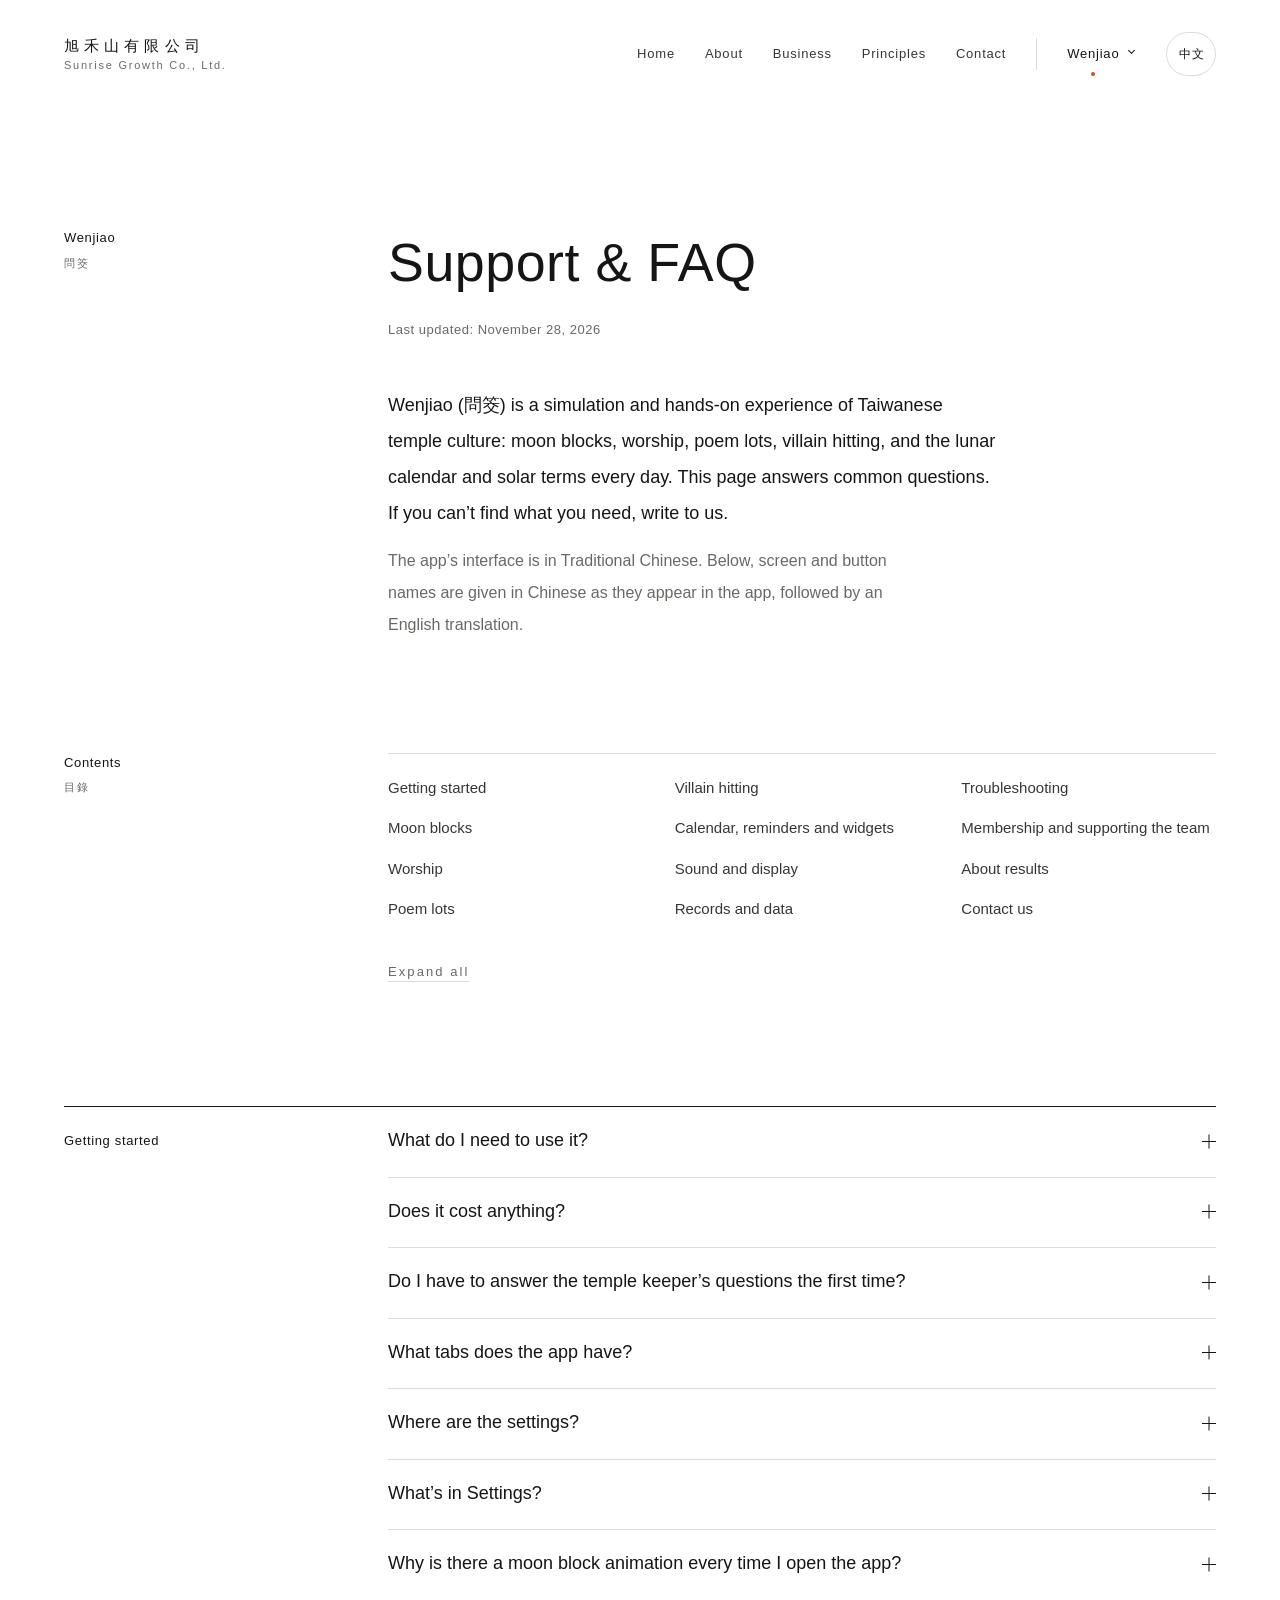
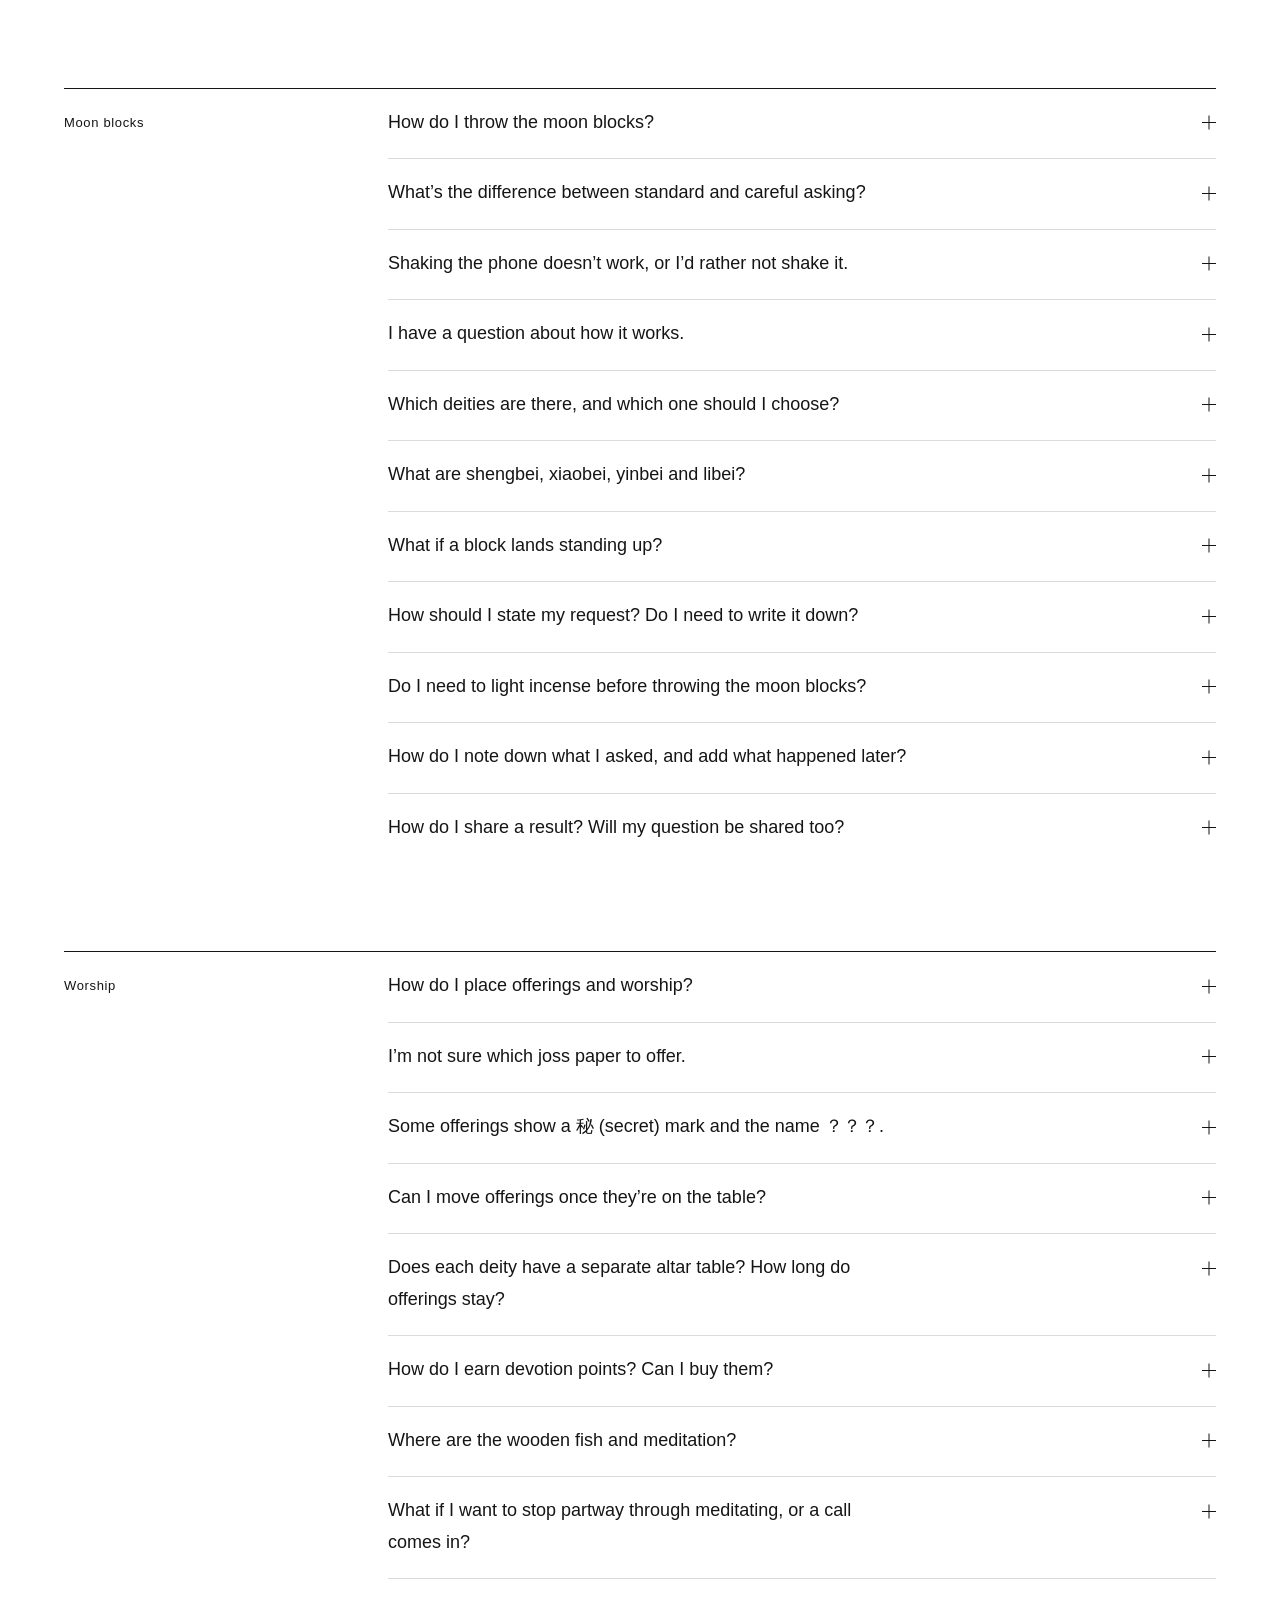
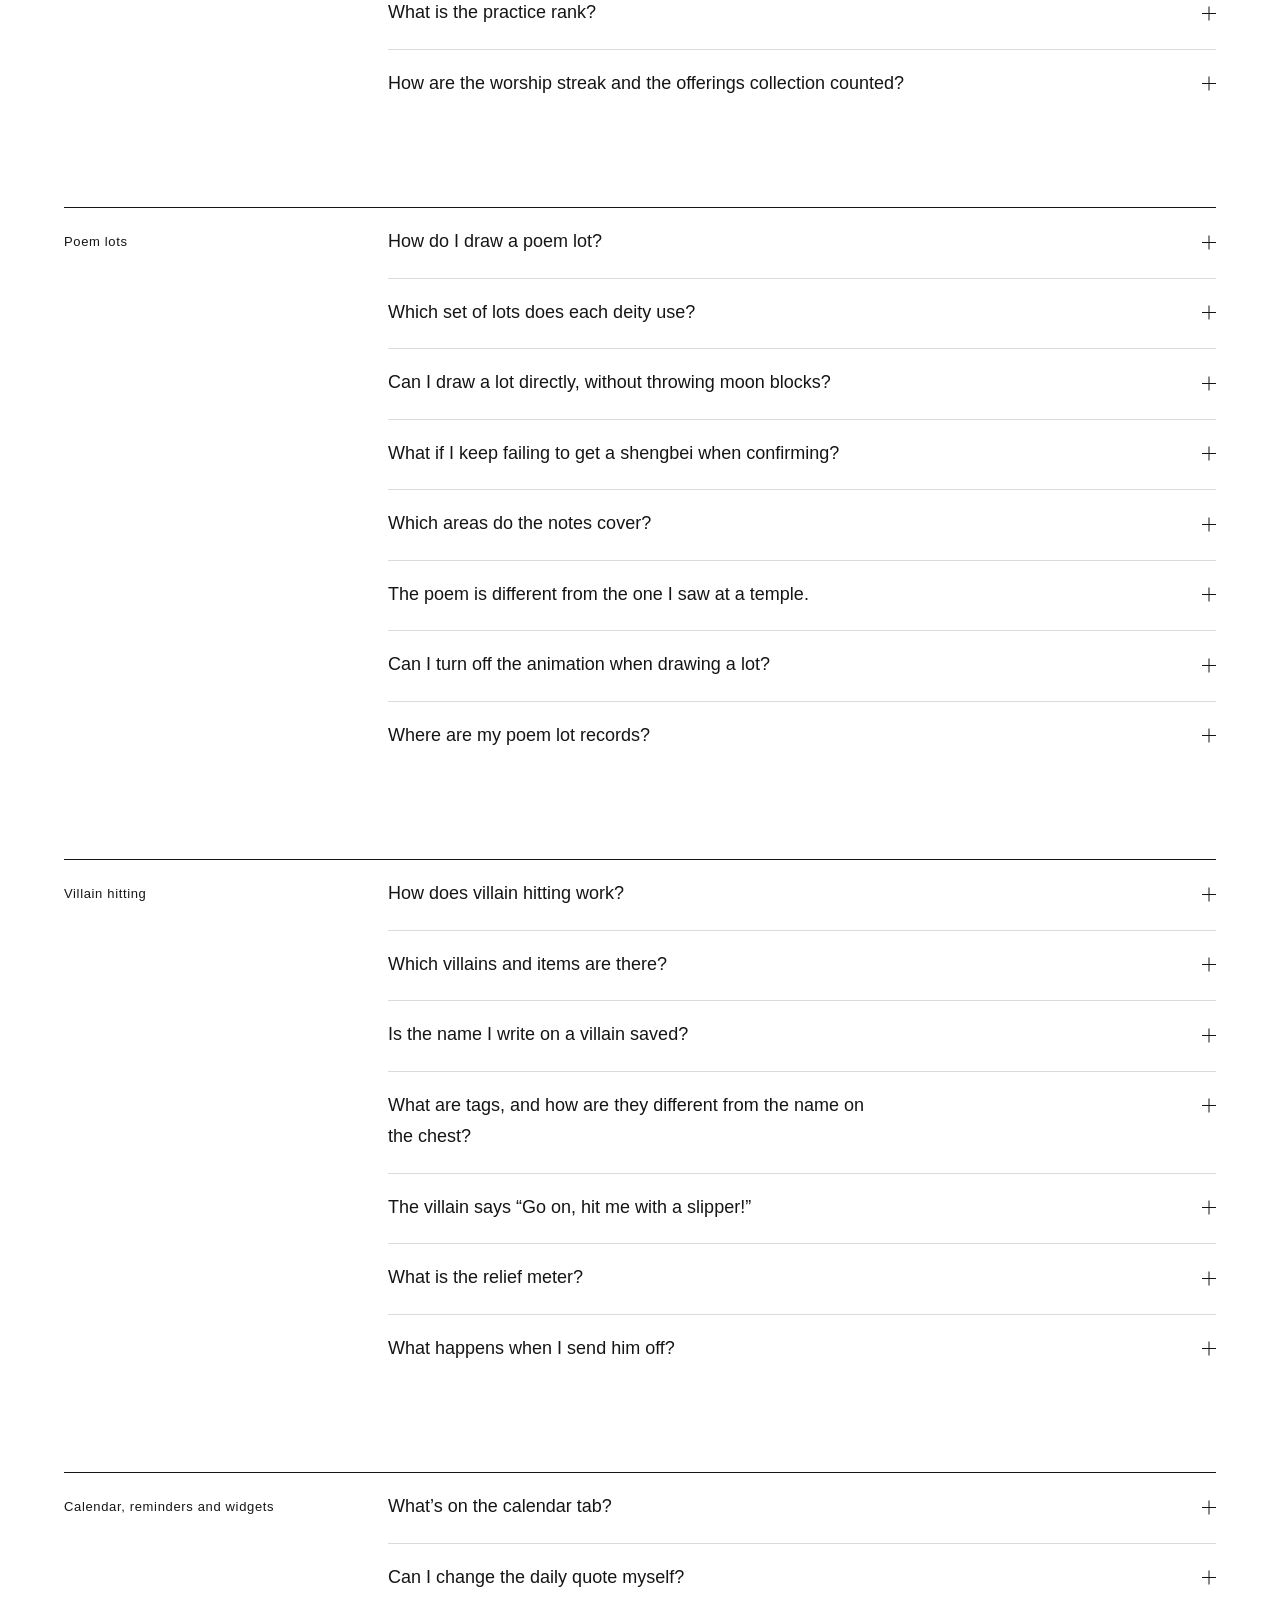
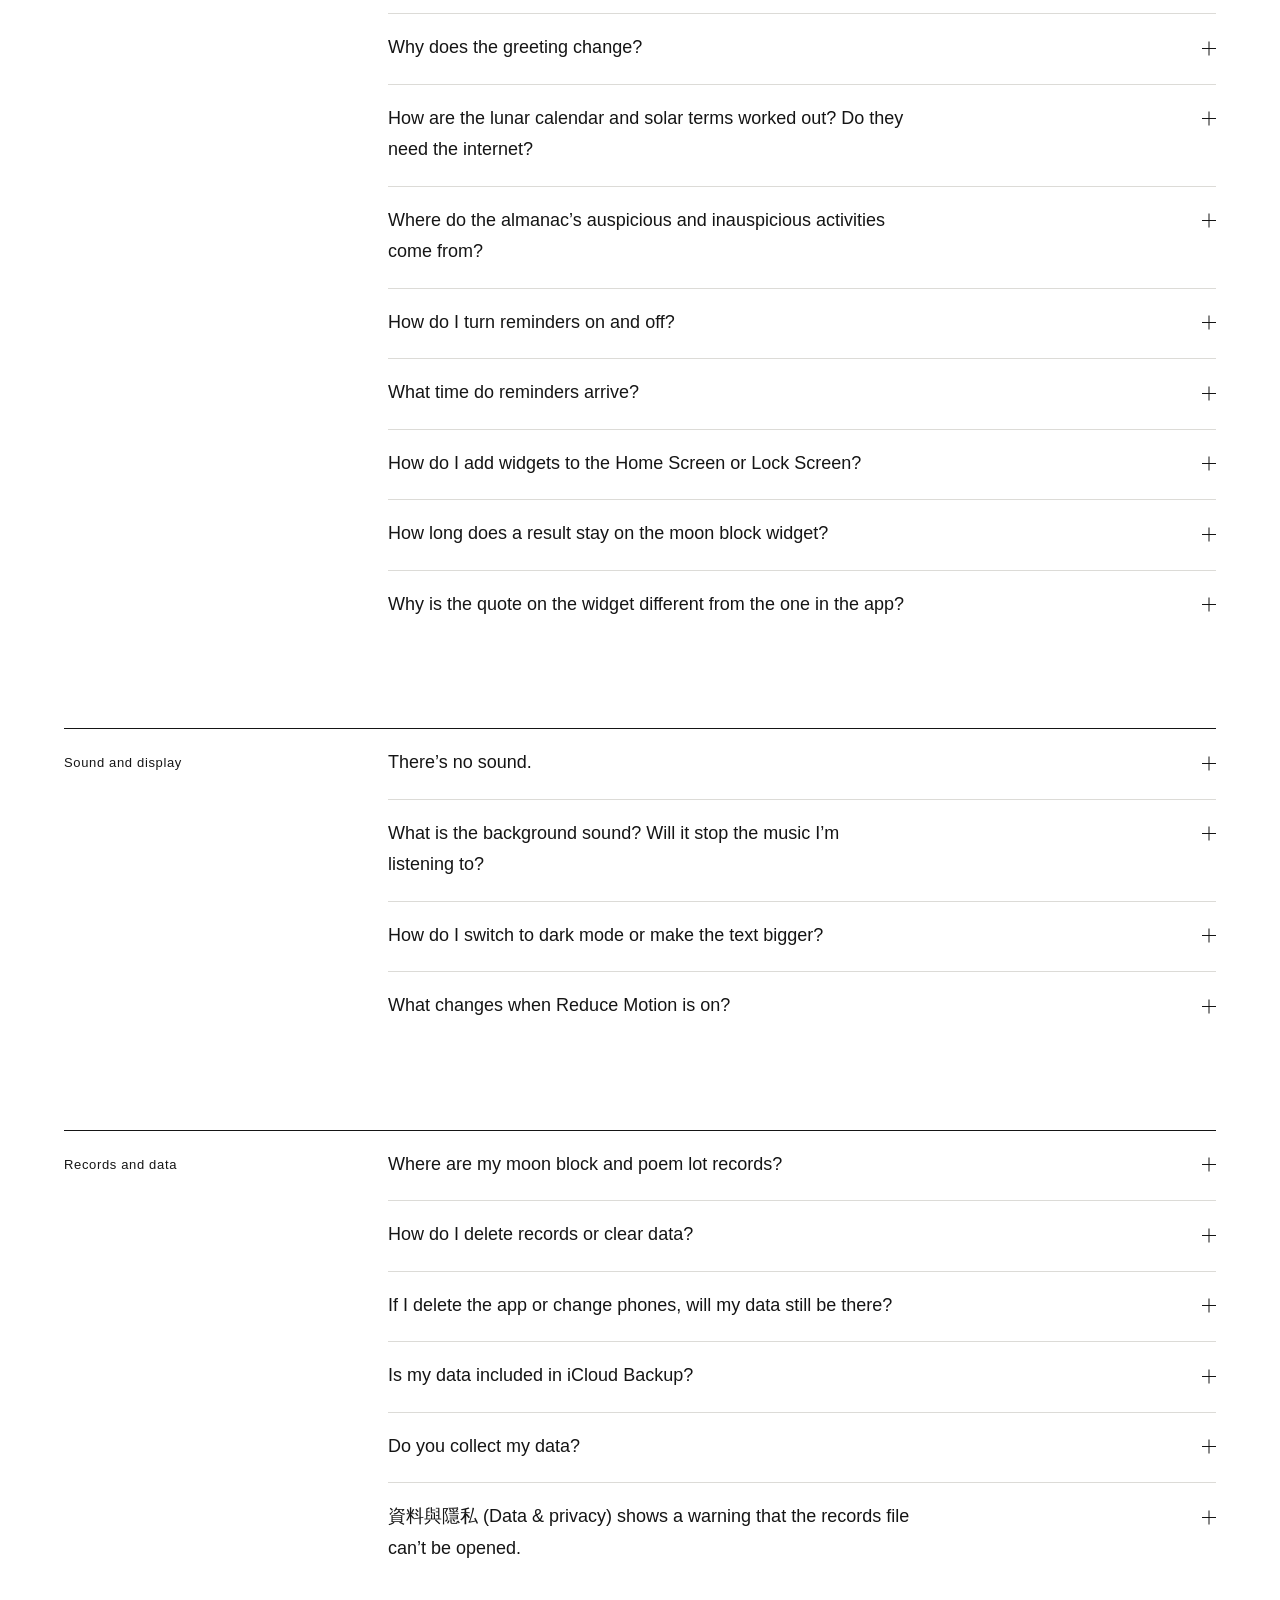
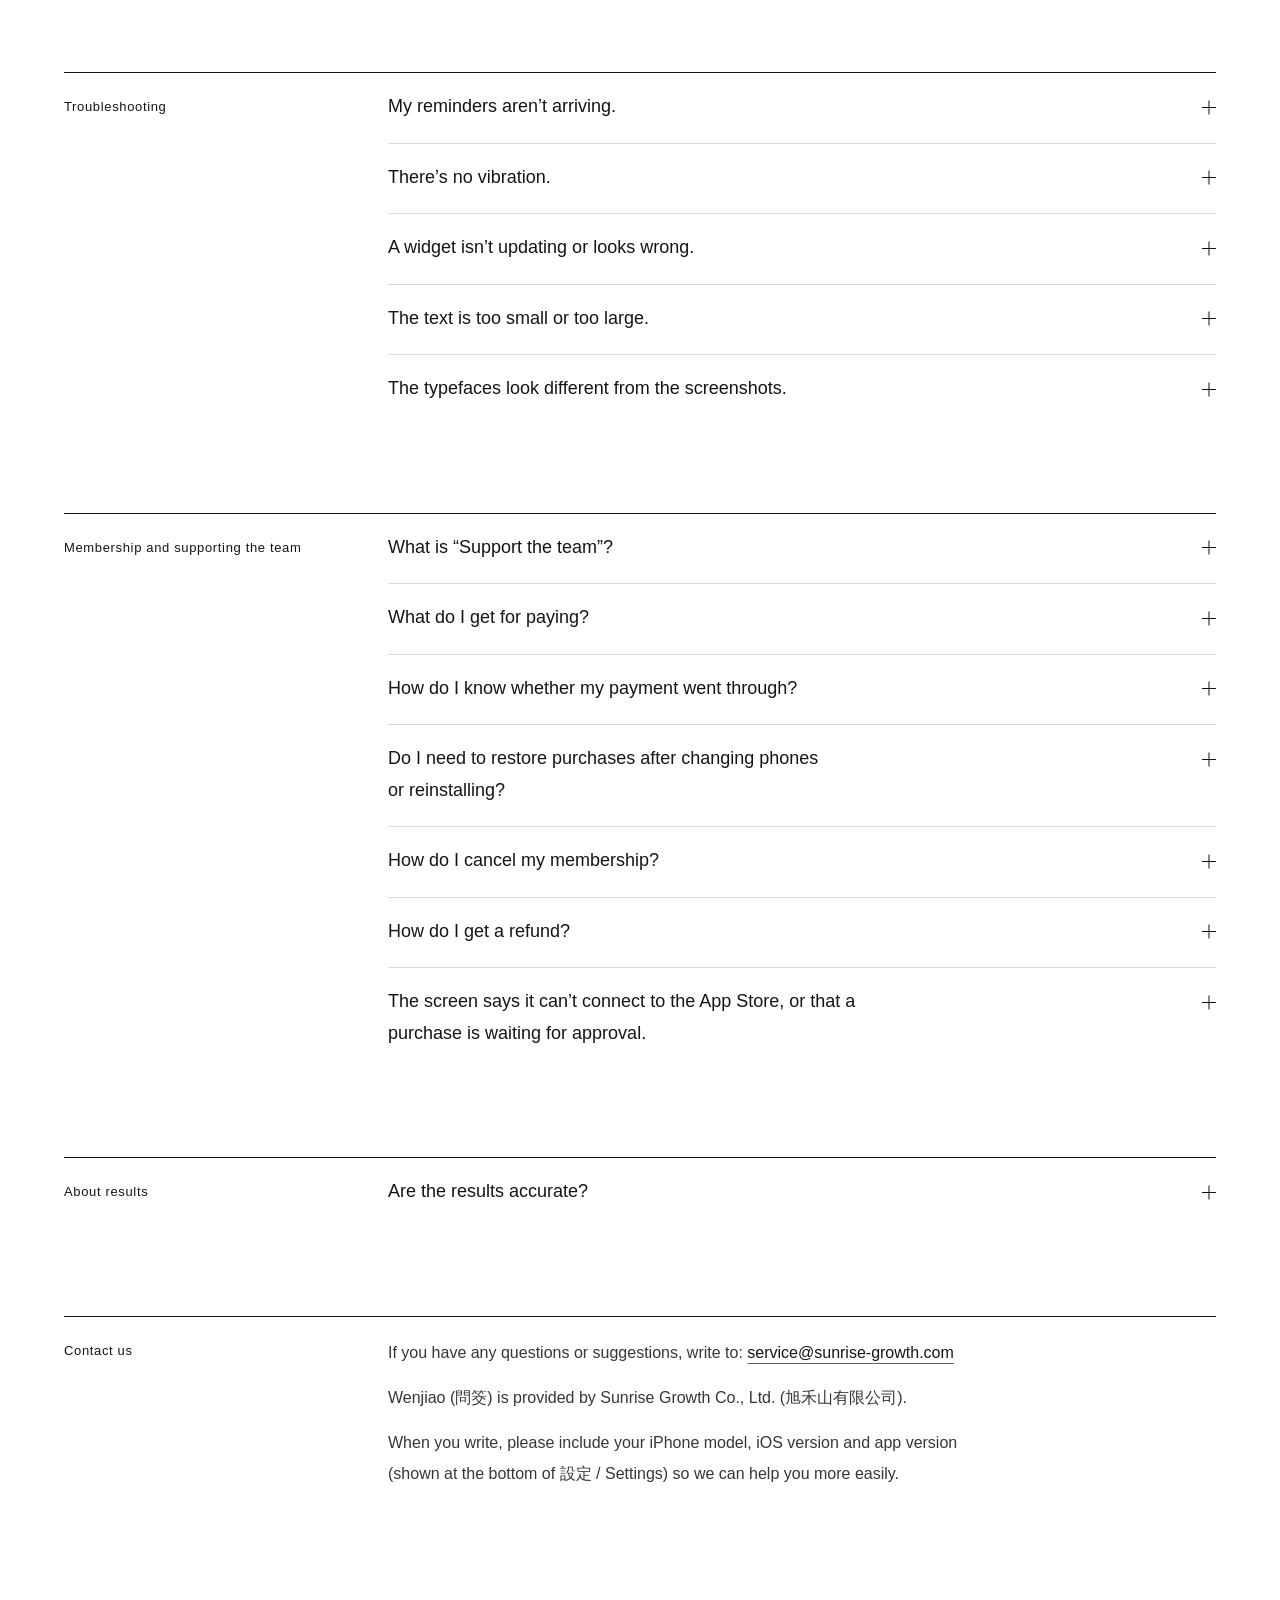
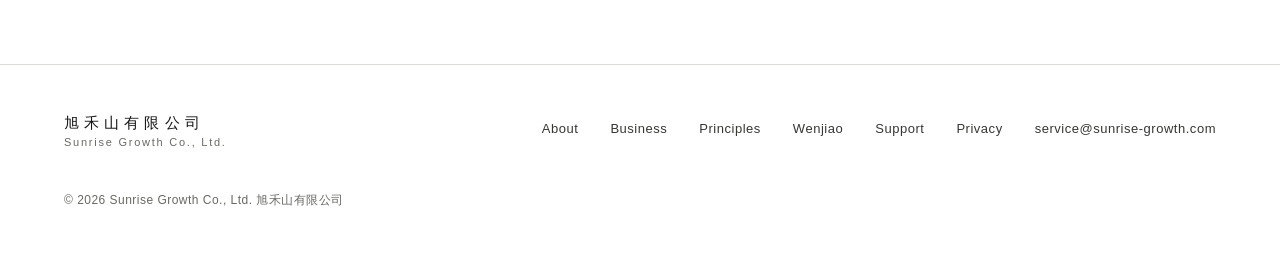
<file: support-en.html>
<!doctype html>
<html lang="en">
<head>
<meta charset="utf-8">
<meta name="viewport" content="width=device-width, initial-scale=1">
<title>Wenjiao Support &amp; FAQ | Sunrise Growth Co., Ltd.</title>
<meta name="description" content="Support for the Wenjiao app: common questions about moon blocks, worship, poem lots, villain hitting, the calendar and reminders, widgets, settings, data, membership, and supporting the team.">
<link rel="canonical" href="https://sunrise-growth.com/support-en.html">
<link rel="alternate" hreflang="zh-Hant" href="https://sunrise-growth.com/support.html">
<link rel="alternate" hreflang="en" href="https://sunrise-growth.com/support-en.html">
<link rel="alternate" hreflang="x-default" href="https://sunrise-growth.com/support.html">
<meta name="color-scheme" content="light">
<meta name="theme-color" content="#ffffff">
<link rel="icon" href="favicon.ico" sizes="any">
<link rel="icon" href="favicon.png" type="image/png">
<link rel="apple-touch-icon" href="apple-touch-icon.png">
<link rel="stylesheet" href="site.css">
<script src="site.js" defer></script>
</head>
<body class="page-doc">
<a class="skip" href="#main">Skip to main content</a>
<header class="site-header">
  <div class="wrap header-inner">
    <a class="wordmark" href="index-en.html" aria-label="Sunrise Growth Co., Ltd. home"><span class="zh" lang="zh-Hant">旭禾山有限公司</span><span class="en">Sunrise Growth Co., Ltd.</span></a>
    <nav class="nav" aria-label="Main">
      <ul class="nav-main">
        <li><a href="index-en.html">Home</a></li>
        <li><a href="index-en.html#about">About</a></li>
        <li><a href="index-en.html#business">Business</a></li>
        <li><a href="index-en.html#principles">Principles</a></li>
        <li><a href="index-en.html#contact">Contact</a></li>
      </ul>
      <div class="nav-app is-current">
        <button class="nav-app-toggle" type="button" aria-expanded="false" aria-controls="app-menu"><span class="nav-app-label">Wenjiao</span></button>
        <ul class="nav-menu" id="app-menu">
          <li><a href="wenjiao-en.html">About Wenjiao</a></li>
          <li><a href="support-en.html" aria-current="page">Support</a></li>
          <li><a href="privacy-en.html">Privacy Policy</a></li>
        </ul>
      </div>
    </nav>
    <a class="lang-switch" href="support.html" hreflang="zh-Hant" lang="zh-Hant" aria-label="切換為中文">中文</a>
  </div>
</header>

<main id="main">
  <section class="page-head" aria-labelledby="page-title">
    <div class="wrap row">
      <p class="label">Wenjiao<span lang="zh-Hant">問筊</span></p>
      <div>
        <h1 class="page-title" id="page-title">Support &amp; FAQ</h1>
        <p class="page-meta">Last updated: November 28, 2026</p>
        <p class="page-intro">Wenjiao (<span lang="zh-Hant">問筊</span>) is a simulation and hands-on experience of Taiwanese temple culture: moon blocks, worship, poem lots, villain hitting, and the lunar calendar and solar terms every day. This page answers common questions. If you can’t find what you need, write to us.</p>
        <p class="page-intro">The app’s interface is in Traditional Chinese. Below, screen and button names are given in Chinese as they appear in the app, followed by an English translation.</p>
      </div>
    </div>
  </section>

  <nav class="toc" aria-labelledby="toc-title">
    <div class="wrap row">
      <h2 class="label" id="toc-title">Contents<span lang="zh-Hant">目錄</span></h2>
      <div>
        <ol class="toc-list">
<li><a href="#start">Getting started</a></li>
<li><a href="#jiao">Moon blocks</a></li>
<li><a href="#altar">Worship</a></li>
<li><a href="#lots">Poem lots</a></li>
<li><a href="#xiaoren">Villain hitting</a></li>
<li><a href="#calendar">Calendar, reminders and widgets</a></li>
<li><a href="#display">Sound and display</a></li>
<li><a href="#data">Records and data</a></li>
<li><a href="#troubleshooting">Troubleshooting</a></li>
<li><a href="#support-developer">Membership and supporting the team</a></li>
<li><a href="#results">About results</a></li>
<li><a href="#contact">Contact us</a></li>
        </ol>
        <p class="toc-tools"><button type="button" class="text-button" data-toggle-all data-label-open="Collapse all" data-label-closed="Expand all" aria-expanded="false" hidden>Expand all</button></p>
      </div>
    </div>
  </nav>

  <div class="wrap doc">
<section class="doc-section" id="start" aria-labelledby="start-title">
<h2 class="label" id="start-title">Getting started</h2>
<div class="qa-list">
<details class="qa" id="q1">
<summary><h3>What do I need to use it?</h3><span class="qa-icon" aria-hidden="true"></span></summary>
<div class="qa-body prose">
<p>An iPhone with iOS 26 or later. The interface is in Traditional Chinese. You don’t need an account, and the app works offline; you only need an internet connection to buy a membership or support the team.</p>
</div>
</details>
<details class="qa" id="q31">
<summary><h3>Does it cost anything?</h3><span class="qa-icon" aria-hidden="true"></span></summary>
<div class="qa-body prose">
<p>Moon blocks, poem lots (the poem, its meaning and the plain-language reading), worship, villain hitting, the calendar and reminders are all free. In poem lot results, the full readings for aspects such as career, love and health are member content; without a subscription you can still read the opening of each one. Membership comes in monthly and six-month plans, and the prices and offers shown in the app are what apply.</p>
<p>The box on the altar table in the worship tab lets you support the team (<span lang="zh-Hant">支持開發團隊</span>) with an optional in-app purchase, which doesn’t give you anything in return. The membership plans and the support screen only open when you tap them yourself.</p>
</div>
</details>
<details class="qa" id="q2">
<summary><h3>Do I have to answer the temple keeper’s questions the first time?</h3><span class="qa-icon" aria-hidden="true"></span></summary>
<div class="qa-body prose">
<p>No. The first time you open the app, the screen says <span lang="zh-Hant">有什麼心事嗎？</span> (Is something on your mind?). Tap <span lang="zh-Hant">擲筊</span> (Moon blocks) and the temple keeper asks for your name, gender, birthday and birth hour. You can tap <span lang="zh-Hant">先不說</span> (Rather not say) on each question, or tap <span lang="zh-Hant">略過</span> (Skip) at the top right to skip them all. If you do answer, the details appear on your name card, in the greeting on the calendar tab, and in the sample wording for stating your request. You can change or clear them later in <span lang="zh-Hant">設定 › 個人資料</span> (Settings › Personal details).</p>
</div>
</details>
<details class="qa" id="q32">
<summary><h3>What tabs does the app have?</h3><span class="qa-icon" aria-hidden="true"></span></summary>
<div class="qa-body prose">
<p>There are four tabs at the bottom of the screen: <span lang="zh-Hant">日曆</span> (Calendar), <span lang="zh-Hant">參拜</span> (Worship), <span lang="zh-Hant">擲筊</span> (Moon blocks) and <span lang="zh-Hant">打小人</span> (Villain hitting). Poem lots don’t have their own tab; you reach them from the lot cylinder on the altar table in the worship tab.</p>
</div>
</details>
<details class="qa" id="q3">
<summary><h3>Where are the settings?</h3><span class="qa-icon" aria-hidden="true"></span></summary>
<div class="qa-body prose">
<p>Tap the gear at the top right of any tab.</p>
</div>
</details>
<details class="qa" id="q33">
<summary><h3>What’s in Settings?</h3><span class="qa-icon" aria-hidden="true"></span></summary>
<div class="qa-body prose">
<ul>
<li>The name card at the top: your personal details.</li>
<li><span lang="zh-Hant">請示紀錄</span> (History) and <span lang="zh-Hant">擲筊小冊</span> (Moon block booklet).</li>
<li><span lang="zh-Hant">畫面</span> (Display): appearance, text size, and hints.</li>
<li><span lang="zh-Hant">擲筊與抽籤</span> (Moon blocks &amp; poem lots): how you ask, how you draw lots, and shake to throw and draw.</li>
<li><span lang="zh-Hant">聲音與提醒</span> (Sound &amp; reminders): sound effects, background sound, haptics; daily quote and solar term reminders, plus reminders for deity birthdays, Tianshe Day, the 1st and 15th, festivals and Zuoya.</li>
<li><span lang="zh-Hant">桌面小工具</span> (Widgets): steps for adding widgets, with a preview of each one.</li>
<li><span lang="zh-Hant">資料與隱私</span> (Data &amp; privacy): clear all records, privacy policy, disclaimer, contact us, and the support website.</li>
</ul>
<p>At the very bottom you’ll see the app version.</p>
</div>
</details>
<details class="qa" id="q34">
<summary><h3>Why is there a moon block animation every time I open the app?</h3><span class="qa-icon" aria-hidden="true"></span></summary>
<div class="qa-body prose">
<p>That’s the opening. It only plays when the app starts fresh, not when you come back to it from the background, and you can tap the screen to skip it. It’s just a short performance, not a throw on your behalf: nothing is recorded, and it has nothing to do with the results of any later throw.</p>
</div>
</details>
</div>
</section>
<section class="doc-section" id="jiao" aria-labelledby="jiao-title">
<h2 class="label" id="jiao-title">Moon blocks</h2>
<div class="qa-list">
<details class="qa" id="q4">
<summary><h3>How do I throw the moon blocks?</h3><span class="qa-icon" aria-hidden="true"></span></summary>
<div class="qa-body prose">
<ol>
<li>Tap the <span lang="zh-Hant">擲筊</span> (Moon blocks) tab at the bottom, choose a deity, and tap <span lang="zh-Hant">開始請示</span> (Start).</li>
<li>For your first three times, a card first shows how to throw; tap <span lang="zh-Hant">我知道了</span> (Got it) when you’ve read it. The first time you reach the throwing screen, a reminder asks you to state your request silently; tap <span lang="zh-Hant">說好了</span> (Done) when you have.</li>
<li>On the throwing screen, any of these three ways works:<ul><li>Tap anywhere on the screen.</li><li>Swipe up. The faster you swipe, the higher the blocks fly.</li><li>Hold your phone firmly and shake it. You don’t need to throw your phone, so please don’t.</li></ul></li>
<li>Tap again while the blocks are still in the air to jump straight to the result.</li>
</ol>
<p>Once the result appears, you can throw again (<span lang="zh-Hant">再擲一次</span>), note down what you asked, share a card, or tap <span lang="zh-Hant">完成</span> (Done).</p>
</div>
</details>
<details class="qa" id="q5">
<summary><h3>What’s the difference between standard and careful asking?</h3><span class="qa-icon" aria-hidden="true"></span></summary>
<div class="qa-body prose">
<p>With standard asking (<span lang="zh-Hant">一般請示</span>), one throw gives you a result, and you can throw again. With careful asking (<span lang="zh-Hant">慎重請示</span>), you need three shengbei in a row for it to count; if a xiaobei, yinbei or libei comes up along the way, that round of asking ends.</p>
<p>Switch between them in <span lang="zh-Hant">設定 › 擲筊與抽籤 › 請示方式</span> (Settings › Moon blocks &amp; poem lots › How you ask).</p>
</div>
</details>
<details class="qa" id="q6">
<summary><h3>Shaking the phone doesn’t work, or I’d rather not shake it.</h3><span class="qa-icon" aria-hidden="true"></span></summary>
<div class="qa-body prose">
<p>Hold the phone firmly and give it a few shakes in a row; a gentle wobble won’t throw the blocks.</p>
<p>If you’d rather not shake it, go to <span lang="zh-Hant">設定 › 擲筊與抽籤</span> (Settings › Moon blocks &amp; poem lots) and turn off <span lang="zh-Hant">搖一搖手機來擲筊、抽籤</span> (Shake to throw and draw). Once it’s off, shaking does nothing, and you can still tap.</p>
</div>
</details>
<details class="qa" id="q7">
<summary><h3>I have a question about how it works.</h3><span class="qa-icon" aria-hidden="true"></span></summary>
<div class="qa-body prose">
<p>The temple keeper sits at the top of the <span lang="zh-Hant">擲筊</span> (Moon blocks) tab. Tap him and choose from nine common questions. For a fuller guide, see <span lang="zh-Hant">設定 › 擲筊小冊</span> (Settings › Moon block booklet).</p>
</div>
</details>
<details class="qa" id="q35">
<summary><h3>Which deities are there, and which one should I choose?</h3><span class="qa-icon" aria-hidden="true"></span></summary>
<div class="qa-body prose">
<p>There are twelve: Mazu (<span lang="zh-Hant">媽祖</span>), Guan Gong (<span lang="zh-Hant">關公</span>), Guanyin (<span lang="zh-Hant">觀音</span>), Yue Lao (<span lang="zh-Hant">月老</span>), Tudigong (<span lang="zh-Hant">土地公</span>), Wenchang (<span lang="zh-Hant">文昌</span>), Tiangong (<span lang="zh-Hant">天公</span>), Santaizi (<span lang="zh-Hant">三太子</span>), Caishenye (<span lang="zh-Hant">財神爺</span>), Jigong (<span lang="zh-Hant">濟公</span>), Taisui (<span lang="zh-Hant">太歲</span>) and Huye (<span lang="zh-Hant">虎爺</span>). Each deity’s card lists what people commonly ask about, and tapping it shows a short introduction. If you can’t decide, choose the one you usually pray to.</p>
</div>
</details>
<details class="qa" id="q36">
<summary><h3>What are shengbei, xiaobei, yinbei and libei?</h3><span class="qa-icon" aria-hidden="true"></span></summary>
<div class="qa-body prose">
<p>They depend on which side of each block lands facing up:</p>
<ul>
<li>Shengbei (<span lang="zh-Hant">聖杯</span>): one flat side and one round side up. Folk tradition reads it as “yes.”</li>
<li>Xiaobei (<span lang="zh-Hant">笑杯</span>): both flat sides up. Folk tradition likens it to a smile without an answer; try putting your question more clearly and ask again.</li>
<li>Yinbei (<span lang="zh-Hant">陰杯</span>): both round sides up. Folk tradition reads it as “not a good idea”; try a different approach, or ask another day.</li>
<li>Libei (<span lang="zh-Hant">立杯</span>): a block lands standing on its edge. It’s extremely rare, and folk readings of it vary.</li>
</ul>
<p>These are all traditional folk readings. To see how results are produced, read <a href="#q30">Are the results accurate?</a></p>
</div>
</details>
<details class="qa" id="q37">
<summary><h3>What if a block lands standing up?</h3><span class="qa-icon" aria-hidden="true"></span></summary>
<div class="qa-body prose">
<p>A standing block is rare. The result is shown and recorded as usual; the statistics in <span lang="zh-Hant">設定 › 請示紀錄</span> (Settings › History) count standing blocks separately. The folk custom is not to jump to conclusions: settle your mind, state your request again, and throw once more. In careful asking, a standing block ends that round.</p>
</div>
</details>
<details class="qa" id="q38">
<summary><h3>How should I state my request? Do I need to write it down?</h3><span class="qa-icon" aria-hidden="true"></span></summary>
<div class="qa-body prose">
<p>Silently tell the deity your name, date of birth and where you live, then say what you’d like to ask. You don’t need to write it down, and it isn’t recorded. For example:</p>
<p>“I am [name], born on [date], living in [district, city]. Today I sincerely ask: [your question]. Is this something I should go ahead with?”</p>
<p>Try to ask something that can be answered with “yes” or “no,” and ask about one thing at a time. If you’ve filled in your personal details, the sample wording includes your name and birthday.</p>
</div>
</details>
<details class="qa" id="q39">
<summary><h3>Do I need to light incense before throwing the moon blocks?</h3><span class="qa-icon" aria-hidden="true"></span></summary>
<div class="qa-body prose">
<p>At a temple, people usually light incense first and then state their request to the deity. In the app, you don’t need incense to throw: once you’ve stated your request silently, go ahead and throw. The card on how to throw only appears for your first three times, and the reminder to state your request only the first time. If you’d like to light incense, go to the <span lang="zh-Hant">參拜</span> (Worship) tab, place offerings, light incense and put your palms together.</p>
</div>
</details>
<details class="qa" id="q40">
<summary><h3>How do I note down what I asked, and add what happened later?</h3><span class="qa-icon" aria-hidden="true"></span></summary>
<div class="qa-body prose">
<p>When the result appears, tap <span lang="zh-Hant">記下問題</span> (Note question) to write down what you just asked (optional). Later, open that entry in <span lang="zh-Hant">設定 › 請示紀錄</span> (Settings › History) to edit the question, or write what happened afterwards under <span lang="zh-Hant">事後回顧</span> (Looking back). This text is stored only on your phone.</p>
</div>
</details>
<details class="qa" id="q41">
<summary><h3>How do I share a result? Will my question be shared too?</h3><span class="qa-icon" aria-hidden="true"></span></summary>
<div class="qa-body prose">
<p>When the result appears, tap <span lang="zh-Hant">分享</span> (Share) to see a preview of the card, then tap <span lang="zh-Hant">分享卡片</span> (Share card). If you noted down a question, you decide whether to turn on <span lang="zh-Hant">附上記下的問題</span> (Include my question); it’s off by default. To save the image to your photo library, choose <span lang="zh-Hant">儲存影像</span> (Save Image) in the share menu. Every entry in <span lang="zh-Hant">設定 › 請示紀錄</span> (Settings › History) can be shared again too.</p>
</div>
</details>
</div>
</section>
<section class="doc-section" id="altar" aria-labelledby="altar-title">
<h2 class="label" id="altar-title">Worship</h2>
<div class="qa-list">
<details class="qa" id="q8">
<summary><h3>How do I place offerings and worship?</h3><span class="qa-icon" aria-hidden="true"></span></summary>
<div class="qa-body prose">
<ol>
<li>Tap the <span lang="zh-Hant">參拜</span> (Worship) tab. Below the altar table is a row of deities; tap one to switch to it, or swipe left or right on the altar table.</li>
<li>Tap <span lang="zh-Hant">開始參拜</span> (Start worship), then <span lang="zh-Hant">選供品</span> (Choose offerings). Offerings come in nine categories: treasures (<span lang="zh-Hant">珍品</span>), fruit, cakes, sweets, candy and snacks, drinks, savory snacks, flowers, and joss paper. Tap an item to add one; when you’re done, tap <span lang="zh-Hant">兌換</span> (Exchange). If you go back without tapping it, nothing you picked on that page is kept.</li>
<li>Your offerings wait in the tray at the bottom. Drag them one by one to wherever you’d like them on the altar table.</li>
<li>Tap <span lang="zh-Hant">上香</span> (Incense) and place the incense in the burner.</li>
<li>Press and hold the screen with your palms together until the progress fills up.</li>
</ol>
<p>If you’d rather skip the offerings, tap <span lang="zh-Hant">直接上香</span> (Incense only).</p>
<p>To take an offering off the table, tap it, then tap the × that appears. Removing something you chose this time, before finishing your worship, gives you back its devotion points; removing something already offered does not.</p>
<p>The ? at the top of the worship tab is <span lang="zh-Hant">怎麼參拜？</span> (How to worship). It walks you through the steps and explains how an altar table is usually arranged.</p>
</div>
</details>
<details class="qa" id="q74">
<summary><h3>I’m not sure which joss paper to offer.</h3><span class="qa-icon" aria-hidden="true"></span></summary>
<div class="qa-body prose">
<p>When choosing offerings, tap the temple keeper’s picture to the right of <span lang="zh-Hant">兌換</span> (Exchange) to ask the keeper: how to choose joss paper, what kinds there are, who the deity is, which offerings are common, and whether joss paper has to be burned. Ask <span lang="zh-Hant">金紙要怎麼選？</span> (How do I choose joss paper?) and the keeper tells you which joss paper is commonly used for the deity you’re worshipping and how much devotion it takes, then offers to choose for you: tap <span lang="zh-Hant">幫我選好</span> (Choose for me) to add one of each suggested paper. If you don’t have enough devotion, the keeper tells you how much more you need and adds nothing. These are common folk practices; customs vary from temple to temple, so follow the temple’s own practice.</p>
</div>
</details>
<details class="qa" id="q75">
<summary><h3>Some offerings show a <span lang="zh-Hant">秘</span> (secret) mark and the name <span lang="zh-Hant">？？？</span>.</h3><span class="qa-icon" aria-hidden="true"></span></summary>
<div class="qa-body prose">
<p>These are offerings you can’t get yet. Some become available when you reach a certain practice rank, and some only on certain days, such as the Lantern Festival or a deity’s birthday. The condition is written underneath, for example <span lang="zh-Hant">升到弟子</span> (Reach <span lang="zh-Hant">弟子</span>) or <span lang="zh-Hant">元宵當天</span> (On the Lantern Festival); once you meet it, the offering’s picture and name appear.</p>
</div>
</details>
<details class="qa" id="q42">
<summary><h3>Can I move offerings once they’re on the table?</h3><span class="qa-icon" aria-hidden="true"></span></summary>
<div class="qa-body prose">
<p>Yes. While you are arranging offerings, every offering on the table can be dragged to a new spot; anything you placed this time can be dragged down off the table to put it back in the tray. If you’d rather not drag, tap an offering in the tray and it goes to an empty spot on the table. When the table is full, you’ll see <span lang="zh-Hant">供桌擺滿了</span> (The altar table is full); take something off to make room.</p>
</div>
</details>
<details class="qa" id="q43">
<summary><h3>Does each deity have a separate altar table? How long do offerings stay?</h3><span class="qa-icon" aria-hidden="true"></span></summary>
<div class="qa-body prose">
<p>Each deity has an altar table of their own. What you place today stays on that deity’s table, and the next day starts with a fresh table; dates follow Taiwan time. If you leave after choosing offerings but before lighting incense and putting your palms together, the offerings stay on the table so you can carry on next time.</p>
<p>Once you’ve worshipped a deity today, or your offerings are placed but the incense isn’t lit yet, <span lang="zh-Hant">開始參拜</span> (Start worship) changes to <span lang="zh-Hant">上香</span> (Incense), with <span lang="zh-Hant">再添供品</span> (Add offerings) next to it; when the table is full, only <span lang="zh-Hant">上香</span> (Incense) is shown.</p>
</div>
</details>
<details class="qa" id="q9">
<summary><h3>How do I earn devotion points? Can I buy them?</h3><span class="qa-icon" aria-hidden="true"></span></summary>
<div class="qa-body prose">
<p>No, you can’t buy them. Devotion points only come from:</p>
<ul>
<li>2,000 as a welcome gift the first time you use the app.</li>
<li>Lighting incense: 30 points each time you finish worshipping (lighting incense and putting your palms together), even without offerings. The worship tab also says <span lang="zh-Hant">上香拜完一次，虔誠值+30</span> (+30 devotion points each time you finish worshipping) under <span lang="zh-Hant">開始參拜</span> (Start worship).</li>
<li>Striking the wooden fish: 1 point per strike.</li>
<li>Meditating: 100 points for every full minute. You can choose from 3 minutes up to an hour; anything under a minute doesn’t count.</li>
<li>A bonus each time you reach a new practice rank.</li>
</ul>
<p>Devotion points are exchanged for offerings; incense doesn’t cost any points. Offerings are a gesture of sincerity and don’t affect the results of moon blocks or poem lots.</p>
</div>
</details>
<details class="qa" id="q44">
<summary><h3>Where are the wooden fish and meditation?</h3><span class="qa-icon" aria-hidden="true"></span></summary>
<div class="qa-body prose">
<p>There are two small cards below the altar table in the worship tab: <span lang="zh-Hant">敲木魚</span> (Wooden fish) and <span lang="zh-Hant">打坐</span> (Meditate).</p>
<ul>
<li>Wooden fish: each tap is one strike. Strike it one beat at a time; strikes that come too fast don’t count.</li>
<li>Meditate: choose how long you’d like to sit, then breathe in and out with the ring of light on screen. The screen won’t dim on its own while you sit.</li>
</ul>
</div>
</details>
<details class="qa" id="q45">
<summary><h3>What if I want to stop partway through meditating, or a call comes in?</h3><span class="qa-icon" aria-hidden="true"></span></summary>
<div class="qa-body prose">
<p>If you switch to another app, lock the screen or get a call, meditation pauses. When you come back, you choose <span lang="zh-Hant">繼續</span> (Continue) or <span lang="zh-Hant">結束</span> (End). If you end early, the full minutes you’ve already sat still count; any part of a minute does not.</p>
</div>
</details>
<details class="qa" id="q10">
<summary><h3>What is the practice rank?</h3><span class="qa-icon" aria-hidden="true"></span></summary>
<div class="qa-body prose">
<p>Every devotion point you earn from the wooden fish, meditation and lighting incense adds the same amount to your practice; points you spend on offerings never reduce it. When your practice reaches the next threshold, you go up a rank. There are nine ranks: <span lang="zh-Hant">善男信女</span>, <span lang="zh-Hant">香客</span>, <span lang="zh-Hant">信士</span> (<span lang="zh-Hant">信女</span>), <span lang="zh-Hant">弟子</span>, <span lang="zh-Hant">爐下弟子</span>, <span lang="zh-Hant">師兄</span> (<span lang="zh-Hant">師姐</span>), <span lang="zh-Hant">大德</span>, <span lang="zh-Hant">頭家</span> and <span lang="zh-Hant">爐主</span>.</p>
<p>Each new rank comes with a gift of devotion points, plus more offerings and more decorations or styles for the altar table. Tap the seal at the top left of the worship tab to open <span lang="zh-Hant">參拜足跡</span> (Worship journal), where you can see your rank, choose decorations, and check your worship streak and offerings collection. Your rank doesn’t affect the results of moon blocks or poem lots.</p>
</div>
</details>
<details class="qa" id="q46">
<summary><h3>How are the worship streak and the offerings collection counted?</h3><span class="qa-icon" aria-hidden="true"></span></summary>
<div class="qa-body prose">
<ul>
<li>Streak: a day counts once you’ve finished lighting incense and putting your palms together; placing offerings alone doesn’t count. If you haven’t worshipped yet today but did yesterday, your streak is still going; skip a whole day and it starts over. Dates follow Taiwan time. <span lang="zh-Hant">參拜足跡</span> (Worship journal) shows your current streak, your longest streak, and your total number of visits.</li>
<li>Offerings collection: each offering you have completed a worship with lights up and shows how many times you’ve offered it. Ones you haven’t worshipped with yet are black silhouettes named <span lang="zh-Hant">？？？</span>, and appear once you light incense and put your palms together with them on the table; placing them on the table without finishing the worship doesn’t count.</li>
</ul>
</div>
</details>
</div>
</section>
<section class="doc-section" id="lots" aria-labelledby="lots-title">
<h2 class="label" id="lots-title">Poem lots</h2>
<div class="qa-list">
<details class="qa" id="q11">
<summary><h3>How do I draw a poem lot?</h3><span class="qa-icon" aria-hidden="true"></span></summary>
<div class="qa-body prose">
<p>By default, the app follows temple practice: you throw the moon blocks to ask first, and throw again to confirm the lot you drew.</p>
<ol>
<li>Tap the <span lang="zh-Hant">參拜</span> (Worship) tab and switch to the deity you’d like to draw from.</li>
<li>Tap the lot cylinder at the back left of the altar table.</li>
<li>Ask whether the deity is willing to give you a lot: tap the screen to throw the moon blocks, and when you get a shengbei, tap <span lang="zh-Hant">開始抽籤</span> (Start drawing). The first time, a reminder asks you to state your request silently first; tap <span lang="zh-Hant">說好了</span> (Done) when you have.</li>
<li>Tap <span lang="zh-Hant">搖籤筒</span> (Shake the cylinder) (or tap the cylinder, or shake your phone). Once a lot comes out, tap <span lang="zh-Hant">擲筊確認</span> (Confirm with moon blocks).</li>
<li>Throw again to ask whether this is the right lot; when you get a shengbei, tap <span lang="zh-Hant">看籤詩</span> (Read the poem).</li>
</ol>
<p>The poem page shows the poem in vertical lines with its grade, followed by a plain-language summary, a few reminders and notes on specific areas of life. At the bottom you can note down your question (<span lang="zh-Hant">記下問題</span>) or share (<span lang="zh-Hant">分享</span>).</p>
<p>If you’d rather draw and read straight away without throwing, switch to <span lang="zh-Hant">直接抽</span> (Draw directly); see the next question.</p>
</div>
</details>
<details class="qa" id="q12">
<summary><h3>Which set of lots does each deity use?</h3><span class="qa-icon" aria-hidden="true"></span></summary>
<div class="qa-body prose">
<ul>
<li>Guanyin: Guanyin 100 lots (<span lang="zh-Hant">觀音一百籤</span>)</li>
<li>Guan Gong: Guandi 100 lots (<span lang="zh-Hant">關帝一百籤</span>)</li>
<li>Yue Lao: Yue Lao lots (<span lang="zh-Hant">月老聖籤</span>)</li>
<li>Mazu, Tudigong, Wenchang, Tiangong, Santaizi, Caishenye, Jigong, Taisui and Huye: Sixty Jiazi lots (<span lang="zh-Hant">六十甲子籤</span>)</li>
</ul>
</div>
</details>
<details class="qa" id="q13">
<summary><h3>Can I draw a lot directly, without throwing moon blocks?</h3><span class="qa-icon" aria-hidden="true"></span></summary>
<div class="qa-body prose">
<p>Yes. Choose an option in <span lang="zh-Hant">設定 › 擲筊與抽籤 › 抽籤方式</span> (Settings › Moon blocks &amp; poem lots › How you draw):</p>
<ul>
<li><span lang="zh-Hant">擲筊確認</span> (Confirm with moon blocks, the default): the temple way. Throw the blocks to ask first, then confirm the lot you drew with one shengbei.</li>
<li><span lang="zh-Hant">直接抽</span> (Draw directly): shake the cylinder, and whichever lot comes out is yours.</li>
<li><span lang="zh-Hant">三聖杯確認</span> (Confirm with three shengbei): after drawing, you need three shengbei in a row for the lot to count, so you may need to draw a few times.</li>
</ul>
</div>
</details>
<details class="qa" id="q47">
<summary><h3>What if I keep failing to get a shengbei when confirming?</h3><span class="qa-icon" aria-hidden="true"></span></summary>
<div class="qa-body prose">
<ul>
<li>If you haven’t got a shengbei yet when asking whether the deity is willing to give you a lot: state your request a little more clearly in your mind, and tap <span lang="zh-Hant">再擲一次</span> (Throw again).</li>
<li>If you don’t get a shengbei when asking whether this is the right lot: put the lot back in the cylinder and tap <span lang="zh-Hant">重新抽籤</span> (Draw again). With <span lang="zh-Hant">三聖杯確認</span> (Confirm with three shengbei) you need three in a row, so you may need to draw a few times.</li>
<li>If you go five throws in a row without a shengbei, the temple keeper comes to check on you. You can ask again, or tap <span lang="zh-Hant">改天再來</span> (Come back another day) to end this draw.</li>
</ul>
</div>
</details>
<details class="qa" id="q48">
<summary><h3>Which areas do the notes cover?</h3><span class="qa-icon" aria-hidden="true"></span></summary>
<div class="qa-body prose">
<p>The Sixty Jiazi, Guanyin and Guandi lots cover career, money, love, health, studies and travel. The Yue Lao lots cover being single, crushes, dating, marriage and getting back together. Some lots also include <span lang="zh-Hant">版本差異</span> (Version differences), which explains how versions differ from place to place.</p>
<p>The notes are only general pointers. For health and other important decisions, please rely on a doctor or other professionals.</p>
</div>
</details>
<details class="qa" id="q14">
<summary><h3>The poem is different from the one I saw at a temple.</h3><span class="qa-icon" aria-hidden="true"></span></summary>
<div class="qa-body prose">
<p>Within the same set of lots, wording, order and interpretation vary from temple to temple. The original text in the app follows the versions commonly used in Taiwan and has been checked against other versions; the plain-language explanations are one reading that we wrote.</p>
<p>The grades for the Guanyin 100 and Guandi 100 lots are the ones those sets commonly carry. The Sixty Jiazi and Yue Lao lots traditionally have no printed grades; the <span lang="zh-Hant">上上</span>, <span lang="zh-Hant">上籤</span>, <span lang="zh-Hant">中籤</span> and <span lang="zh-Hant">下籤</span> grades on those slips are our own summary of each poem’s meaning, not a temple’s marking.</p>
</div>
</details>
<details class="qa" id="q49">
<summary><h3>Can I turn off the animation when drawing a lot?</h3><span class="qa-icon" aria-hidden="true"></span></summary>
<div class="qa-body prose">
<p>Drawing a lot plays a full-screen animation, with a more elaborate version for the highest-graded lots. It’s only an animation: which lot you get is decided before it starts.</p>
<p>When Reduce Motion is on in your iPhone settings (<span lang="zh-Hant">設定 › 輔助使用 › 動作</span>), the full-screen animation is skipped and a simple cylinder-shaking animation plays instead.</p>
</div>
</details>
<details class="qa" id="q50">
<summary><h3>Where are my poem lot records?</h3><span class="qa-icon" aria-hidden="true"></span></summary>
<div class="qa-body prose">
<p>They’re kept with your moon block records in <span lang="zh-Hant">設定 › 請示紀錄</span> (Settings › History). Each entry is titled with the lot you drew, with <span lang="zh-Hant">向○○求籤</span> (Drew a lot from [deity]) underneath. Open it to read the poem and explanation again, see the moon block throws you made to confirm it, or share it.</p>
</div>
</details>
</div>
</section>
<section class="doc-section" id="xiaoren" aria-labelledby="xiaoren-title">
<h2 class="label" id="xiaoren-title">Villain hitting</h2>
<div class="qa-list">
<details class="qa" id="q15">
<summary><h3>How does villain hitting work?</h3><span class="qa-icon" aria-hidden="true"></span></summary>
<div class="qa-body prose">
<p>Villain hitting (<span lang="zh-Hant">打小人</span>) is a folk custom found in Hong Kong and Taiwan, usually around the solar term Jingzhe (<span lang="zh-Hant">驚蟄</span>) in early spring: you beat a paper figure with a shoe to let off pent-up frustration, then burn the paper.</p>
<ol>
<li>Tap the <span lang="zh-Hant">打小人</span> (Villain hitting) tab. Use the row at the bottom to switch villains; there are five designs.</li>
<li>Tap <span lang="zh-Hant">開始打小人</span> (Start).</li>
<li>Choose an item at the bottom, then tap the villain to hit him. You can also use your hands: swipe sideways across him quickly, press and hold him, grab him, drag him away and let go hard, pinch him with two fingers, or shake your phone.</li>
<li>When you’ve had enough, tap <span lang="zh-Hant">送走小人</span> (Send him off), or drag him straight into the brazier.</li>
</ol>
</div>
</details>
<details class="qa" id="q51">
<summary><h3>Which villains and items are there?</h3><span class="qa-icon" aria-hidden="true"></span></summary>
<div class="qa-body prose">
<p>Five villains: <span lang="zh-Hant">囂張仔</span> (the Show-off), <span lang="zh-Hant">慣老闆</span> (the Bad Boss), <span lang="zh-Hant">大嘴巴</span> (the Big Mouth), <span lang="zh-Hant">白目仔</span> (the Clueless Guy) and <span lang="zh-Hant">花心蘿蔔</span> (the Player). There are thirty items, from slippers, wooden clogs, a fly swatter and a frying pan to eggs, tomatoes and water balloons you can throw, plus a giant foot and a white tiger. The items sit in two rows that you can swipe through.</p>
<p>On the day of Jingzhe, the villain hitting tab says <span lang="zh-Hant">今天驚蟄，習俗上是打小人的日子</span> (Today is Jingzhe, the traditional day for villain hitting); you can play on any other day too.</p>
</div>
</details>
<details class="qa" id="q16">
<summary><h3>Is the name I write on a villain saved?</h3><span class="qa-icon" aria-hidden="true"></span></summary>
<div class="qa-body prose">
<p>No. Tap <span lang="zh-Hant">取名字</span> (Name him) to write a nickname of up to eight characters on the villain’s chest. It only lasts for that round, is cleared once you send him off, is never saved, and can’t be shared. The only thing the app records is how many villains you’ve sent off this year.</p>
<p>You’re hitting paper, and tradition avoids naming real people, so please use a nickname rather than someone’s real name.</p>
</div>
</details>
<details class="qa" id="q52">
<summary><h3>What are tags, and how are they different from the name on the chest?</h3><span class="qa-icon" aria-hidden="true"></span></summary>
<div class="qa-body prose">
<p>The name on the chest is a nickname you choose; if you don’t write one, the villain keeps his original label. Tags are the short words in a row under the villain, such as <span lang="zh-Hant">長舌</span> (gossip), <span lang="zh-Hant">搶功</span> (credit-stealer), <span lang="zh-Hant">豬隊友</span> (useless teammate) and <span lang="zh-Hant">奧客</span> (nightmare customer). You can pick several, and they’re only labels. Both the name and the tags last for that round only and are cleared once you send him off.</p>
</div>
</details>
<details class="qa" id="q53">
<summary><h3>The villain says “Go on, hit me with a slipper!”</h3><span class="qa-icon" aria-hidden="true"></span></summary>
<div class="qa-body prose">
<p>Sometimes the villain taunts you and names an item, which then lights up in the item rows; if he names a hand move, the screen shows you how to do it. Whether you take him up on it is up to you.</p>
</div>
</details>
<details class="qa" id="q54">
<summary><h3>What is the relief meter?</h3><span class="qa-icon" aria-hidden="true"></span></summary>
<div class="qa-body prose">
<p>The relief meter (<span lang="zh-Hant">出氣值</span>) at the top of the screen rises with how often you hit and how hard each item hits, and the villain looks more battered as it goes up. Attack quickly and a combo count (<span lang="zh-Hant">連打</span>) appears at the top right: any item counts as long as the hits come close together, a longer combo fills the meter faster, and it resets when you pause. You can send him off after the first hit; you don’t need to fill the meter.</p>
</div>
</details>
<details class="qa" id="q55">
<summary><h3>What happens when I send him off?</h3><span class="qa-icon" aria-hidden="true"></span></summary>
<div class="qa-body prose">
<p>Tap <span lang="zh-Hant">送走小人</span> (Send him off) or drag him into the brazier, and he burns up in the brazier. A small slip of paper rises with a little stamp showing how many you’ve sent off this year, and you can choose <span lang="zh-Hant">再打一個</span> (Hit another) or <span lang="zh-Hant">完成</span> (Done). The villain hitting tab shows how many villains you’ve sent off this year; that’s the only villain hitting data the app keeps.</p>
</div>
</details>
</div>
</section>
<section class="doc-section" id="calendar" aria-labelledby="calendar-title">
<h2 class="label" id="calendar-title">Calendar, reminders and widgets</h2>
<div class="qa-list">
<details class="qa" id="q56">
<summary><h3>What’s on the calendar tab?</h3><span class="qa-icon" aria-hidden="true"></span></summary>
<div class="qa-body prose">
<ul>
<li>At the top, a greeting that changes with the time of day.</li>
<li>A calendar page: the date and day of the week, the lunar date, the year’s stem-branch name and zodiac animal, and today’s solar term, festivals, deity birthdays, the 1st and 15th of the lunar month, and Zuoya (<span lang="zh-Hant">做牙</span>, the merchants’ offering days). Tap the solar term, a festival, or the 1st/15th row to read about it; tap a deity’s birthday to go straight to that deity’s moon block page.</li>
<li>At the bottom, the daily quote: a title, a quote, and a short explanation.</li>
</ul>
</div>
</details>
<details class="qa" id="q17">
<summary><h3>Can I change the daily quote myself?</h3><span class="qa-icon" aria-hidden="true"></span></summary>
<div class="qa-body prose">
<p>There’s no button to change it manually. The quote changes automatically each time you open or return to the app; on a new day, you see that day’s quote first.</p>
</div>
</details>
<details class="qa" id="q57">
<summary><h3>Why does the greeting change?</h3><span class="qa-icon" aria-hidden="true"></span></summary>
<div class="qa-body prose">
<p>It follows the time on your phone: <span lang="zh-Hant">早安</span> (Good morning) from 5 a.m., <span lang="zh-Hant">午安</span> (Good afternoon) from 11 a.m., <span lang="zh-Hant">晚安</span> (Good evening) from 6 p.m., and <span lang="zh-Hant">夜深了</span> (It’s late) from 11 p.m. until 5 a.m. The line underneath rotates daily. If you’ve entered a name in your personal details, the greeting includes it (unless it’s too long to fit).</p>
</div>
</details>
<details class="qa" id="q58">
<summary><h3>How are the lunar calendar and solar terms worked out? Do they need the internet?</h3><span class="qa-icon" aria-hidden="true"></span></summary>
<div class="qa-body prose">
<p>The lunar calendar, solar terms and festivals are all calculated on your phone, with no internet needed. Lunar dates follow Taiwan time.</p>
</div>
</details>
<details class="qa" id="q77">
<summary><h3>Where do the almanac’s auspicious and inauspicious activities come from?</h3><span class="qa-icon" aria-hidden="true"></span></summary>
<div class="qa-body prose">
<p>They follow the <i>Xieji Bianfang Shu</i> (協紀辨方書), the source most Taiwanese almanacs use, worked out on your phone from the solar-term month and the day’s stem-branch, with no internet needed. Almanacs from different publishers differ a little, so treat it as a reference. Medical items (求醫, 治病, 針灸) are left out: if you feel unwell, see a doctor as usual. The lookup table is ported from the open-source library lunar-javascript (MIT License); the full license is at the bottom of 設定 › 資料與隱私 › 免責說明 (Settings › Data &amp; privacy › Disclaimer).</p>
</div>
</details>
<details class="qa" id="q18">
<summary><h3>How do I turn reminders on and off?</h3><span class="qa-icon" aria-hidden="true"></span></summary>
<div class="qa-body prose">
<p>The first time you reach the main screen, the temple keeper asks whether you’d like a daily reminder. Tap <span lang="zh-Hant">好，提醒我</span> (Yes, remind me) and allow notifications to turn them on, or tap <span lang="zh-Hant">先不用</span> (Not now) and you won’t be asked again.</p>
<p>You can change them at any time in <span lang="zh-Hant">設定 › 聲音與提醒</span> (Settings › Sound &amp; reminders):</p>
<ul>
<li><span lang="zh-Hant">每日佳句</span> (Daily quote): one every morning at 7 a.m.</li>
<li><span lang="zh-Hant">節氣提醒</span> (Solar term reminder): a reminder on the day of each solar term.</li>
<li><span lang="zh-Hant">拜拜的日子</span> (Worship days): deity birthdays, Tianshe Day, the 1st and 15th, festivals and Zuoya, each with its own switch; for deity birthdays you can pick which deities to be reminded of.</li>
</ul>
<p>If you’ve turned them on but nothing arrives, check that notifications are allowed in your iPhone’s Settings › Notifications › <span lang="zh-Hant">問筊</span>. Reminders are scheduled by the phone itself and don’t need the internet.</p>
</div>
</details>
<details class="qa" id="q59">
<summary><h3>What time do reminders arrive?</h3><span class="qa-icon" aria-hidden="true"></span></summary>
<div class="qa-body prose">
<p>Morning reminders always arrive at 7 a.m.; the time can’t be changed. If several things fall on the same day (say, the daily quote, a solar term and the 1st of the lunar month), they are combined into one notification whose title says what the day is, such as <span lang="zh-Hant">今天是小雪</span> or <span lang="zh-Hant">今天是媽祖聖誕</span>. Deity birthdays, Tianshe Day and festivals also get a reminder at 8 p.m. the evening before; the 1st and 15th and Zuoya are only reminded on the morning of the day.</p>
</div>
</details>
<details class="qa" id="q19">
<summary><h3>How do I add widgets to the Home Screen or Lock Screen?</h3><span class="qa-icon" aria-hidden="true"></span></summary>
<div class="qa-body prose">
<p>There are two widgets:</p>
<ul>
<li><span lang="zh-Hant">今日</span> (Today): today’s lunar date, solar term and daily quote. It comes in small and medium sizes for the Home Screen and can also go on the Lock Screen.</li>
<li><span lang="zh-Hant">擲筊</span> (Moon blocks): tap it to throw once. You don’t choose a deity, and nothing is recorded. It comes in small and medium sizes for the Home Screen.</li>
</ul>
<p>To add one to the Home Screen:</p>
<ol>
<li>Touch and hold an empty spot on the Home Screen until the icons start to jiggle.</li>
<li>Tap Edit at the top left, then Add Widget.</li>
<li>Search for <span lang="zh-Hant">問筊</span>, swipe to the size you like, and tap Add Widget.</li>
</ol>
<p>To add one to the Lock Screen:</p>
<ol>
<li>Touch and hold the Lock Screen, tap Customize, then choose Lock Screen.</li>
<li>Tap the widget area below the time and choose <span lang="zh-Hant">問筊</span>.</li>
</ol>
<p>In the app, <span lang="zh-Hant">設定 › 桌面小工具</span> (Settings › Widgets) shows the same steps, with a preview of each widget.</p>
</div>
</details>
<details class="qa" id="q60">
<summary><h3>How long does a result stay on the moon block widget?</h3><span class="qa-icon" aria-hidden="true"></span></summary>
<div class="qa-body prose">
<p>Tap it to throw once, without opening the app or choosing a deity; the throw is not written to the app’s history. The result stays on the widget for a while, then the blocks gather themselves back side by side. When you throw several shengbei in a row, the widget shows how many in a row; the count starts over once the blocks are gathered back. Widgets have no sound or vibration.</p>
</div>
</details>
<details class="qa" id="q61">
<summary><h3>Why is the quote on the widget different from the one in the app?</h3><span class="qa-icon" aria-hidden="true"></span></summary>
<div class="qa-body prose">
<p>The <span lang="zh-Hant">今日</span> (Today) widget shows that day’s quote and changes at midnight, while the daily quote in the app changes every time you open it, so the two can differ. Until you’ve opened the app once, the widget shows a note about the solar term or festival instead.</p>
</div>
</details>
</div>
</section>
<section class="doc-section" id="display" aria-labelledby="display-title">
<h2 class="label" id="display-title">Sound and display</h2>
<div class="qa-list">
<details class="qa" id="q20">
<summary><h3>There’s no sound.</h3><span class="qa-icon" aria-hidden="true"></span></summary>
<div class="qa-body prose">
<p>Sound follows your iPhone’s silent mode, so first make sure your phone isn’t on silent. Then check that <span lang="zh-Hant">音效</span> (Sound effects) and <span lang="zh-Hant">背景聲</span> (Background sound) are on in <span lang="zh-Hant">設定 › 聲音與提醒</span> (Settings › Sound &amp; reminders). Vibration is <span lang="zh-Hant">觸覺回饋</span> (Haptics) on the same screen.</p>
</div>
</details>
<details class="qa" id="q62">
<summary><h3>What is the background sound? Will it stop the music I’m listening to?</h3><span class="qa-icon" aria-hidden="true"></span></summary>
<div class="qa-body prose">
<p>The background sound is gentle music that plays throughout the app: the first time you open it, it starts on the welcome screen; after that, it starts when you reach the main screen and keeps playing as you switch tabs. During meditation it changes to the sound of a singing bowl, and the villain hitting tab has a livelier tune of its own. You can turn off just <span lang="zh-Hant">背景聲</span> (Background sound) in <span lang="zh-Hant">設定 › 聲音與提醒</span> (Settings › Sound &amp; reminders) and keep the sound effects.</p>
<p>The app’s sounds don’t stop music playing in other apps; they play alongside it. When your phone is on silent, the app stays silent too.</p>
</div>
</details>
<details class="qa" id="q21">
<summary><h3>How do I switch to dark mode or make the text bigger?</h3><span class="qa-icon" aria-hidden="true"></span></summary>
<div class="qa-body prose">
<p>Go to <span lang="zh-Hant">設定 › 畫面</span> (Settings › Display):</p>
<ul>
<li><span lang="zh-Hant">外觀</span> (Appearance): <span lang="zh-Hant">跟隨系統</span> (Match system), <span lang="zh-Hant">明亮</span> (Light) or <span lang="zh-Hant">深色</span> (Dark).</li>
<li><span lang="zh-Hant">字體大小</span> (Text size): <span lang="zh-Hant">跟隨系統</span> (Match system), <span lang="zh-Hant">標準</span> (Standard), <span lang="zh-Hant">大</span> (Large) or <span lang="zh-Hant">特大</span> (Extra large).</li>
<li>Turn off <span lang="zh-Hant">顯示提示</span> (Show hints) to hide the small help buttons on each screen.</li>
</ul>
</div>
</details>
<details class="qa" id="q63">
<summary><h3>What changes when Reduce Motion is on?</h3><span class="qa-icon" aria-hidden="true"></span></summary>
<div class="qa-body prose">
<p>When Reduce Motion is on in your iPhone’s Settings › Accessibility › Motion, Wenjiao tones down its animations:</p>
<ul>
<li>Moon blocks: the blocks don’t fly; you see them where they land.</li>
<li>Opening: the blocks’ flight isn’t shown.</li>
<li>Poem lots: the full-screen animation is replaced by a simple cylinder-shaking animation.</li>
<li>Villain hitting: the screen doesn’t shake.</li>
</ul>
<p>Results are the same as usual; you just skip the motion.</p>
</div>
</details>
</div>
</section>
<section class="doc-section" id="data" aria-labelledby="data-title">
<h2 class="label" id="data-title">Records and data</h2>
<div class="qa-list">
<details class="qa" id="q22">
<summary><h3>Where are my moon block and poem lot records?</h3><span class="qa-icon" aria-hidden="true"></span></summary>
<div class="qa-body prose">
<p>In <span lang="zh-Hant">設定 › 請示紀錄</span> (Settings › History). You can filter by deity, way of asking or result, and view statistics. Open an entry to edit the question you noted, add what happened later, or share a card.</p>
<p>Every throw and draw is recorded. If you’d rather not keep one, you can delete it; see the next question.</p>
</div>
</details>
<details class="qa" id="q23">
<summary><h3>How do I delete records or clear data?</h3><span class="qa-icon" aria-hidden="true"></span></summary>
<div class="qa-body prose">
<ul>
<li>Delete one entry: in <span lang="zh-Hant">設定 › 請示紀錄</span> (Settings › History), swipe the entry left and tap <span lang="zh-Hant">刪除</span> (Delete), or open it and tap <span lang="zh-Hant">刪除這筆紀錄</span> (Delete this record).</li>
<li>Delete all moon block and poem lot records: <span lang="zh-Hant">設定 › 資料與隱私 › 清除所有紀錄</span> (Settings › Data &amp; privacy › Clear all records).</li>
<li>Clear personal details: tap the name card at the top of <span lang="zh-Hant">設定</span> (Settings), then <span lang="zh-Hant">清除個人資料</span> (Clear personal details).</li>
<li>Worship data (devotion points, practice and rank, streak, offerings collection and worship records) has no separate clear button; to clear it, delete the app.</li>
<li>Deleting the app deletes all of its data on this phone, and it can’t be restored.</li>
</ul>
</div>
</details>
<details class="qa" id="q24">
<summary><h3>If I delete the app or change phones, will my data still be there?</h3><span class="qa-icon" aria-hidden="true"></span></summary>
<div class="qa-body prose">
<p>Your data is stored only on this iPhone. The app has no cloud sync and we don’t hold any of your data, so we can’t recover it for you. If you delete the app, its data is deleted with it. Whether your data moves to a new phone depends on your iPhone’s own backup and transfer.</p>
</div>
</details>
<details class="qa" id="q65">
<summary><h3>Is my data included in iCloud Backup?</h3><span class="qa-icon" aria-hidden="true"></span></summary>
<div class="qa-body prose">
<p>Wenjiao has no cloud sync of its own and never sends your data to us. If your iPhone uses iCloud Backup (or a computer backup), the app’s data may be part of that iPhone backup, which Apple handles according to your system settings; if you later restore your iPhone from that backup, your records may come back with it. Deleting the app and downloading it again on its own won’t bring the data back.</p>
</div>
</details>
<details class="qa" id="q25">
<summary><h3>Do you collect my data?</h3><span class="qa-icon" aria-hidden="true"></span></summary>
<div class="qa-body prose">
<p>No. The app needs no account and has no ads or analytics tools. Your records and personal details are stored only on your iPhone, and we can’t see them. The full details are in our <a href="privacy-en.html">Privacy Policy</a>, and you’ll also find it in the app under <span lang="zh-Hant">設定 › 資料與隱私 › 隱私權政策</span> (Settings › Data &amp; privacy › Privacy policy).</p>
</div>
</details>
<details class="qa" id="q66">
<summary><h3><span lang="zh-Hant">資料與隱私</span> (Data &amp; privacy) shows a warning that the records file can’t be opened.</h3><span class="qa-icon" aria-hidden="true"></span></summary>
<div class="qa-body prose">
<p>This means the app couldn’t read its records file on your phone this time and is using temporary records instead, which won’t be kept after you close the app. Close the app completely and open it again; if the warning keeps appearing, please write to us.</p>
</div>
</details>
</div>
</section>
<section class="doc-section" id="troubleshooting" aria-labelledby="troubleshooting-title">
<h2 class="label" id="troubleshooting-title">Troubleshooting</h2>
<div class="qa-list">
<details class="qa" id="q67">
<summary><h3>My reminders aren’t arriving.</h3><span class="qa-icon" aria-hidden="true"></span></summary>
<div class="qa-body prose">
<p>Check these in order:</p>
<ol>
<li>The reminder you want is turned on in <span lang="zh-Hant">設定 › 聲音與提醒</span> (Settings › Sound &amp; reminders).</li>
<li>Notifications are allowed in your iPhone’s Settings › Notifications › <span lang="zh-Hant">問筊</span>.</li>
<li>If a Focus is on, reminders may go quietly to Notification Center instead of appearing or making a sound.</li>
<li>If you haven’t opened the app in a long time: reminders are scheduled on the phone about a month ahead and rescheduled the first time you open the app each day. If you haven’t opened it for more than a month, open it once and they’ll start again.</li>
</ol>
</div>
</details>
<details class="qa" id="q68">
<summary><h3>There’s no vibration.</h3><span class="qa-icon" aria-hidden="true"></span></summary>
<div class="qa-body prose">
<p>Check that <span lang="zh-Hant">觸覺回饋</span> (Haptics) is on in <span lang="zh-Hant">設定 › 聲音與提醒</span> (Settings › Sound &amp; reminders). Widgets themselves can’t vibrate; that’s a system limitation.</p>
</div>
</details>
<details class="qa" id="q69">
<summary><h3>A widget isn’t updating or looks wrong.</h3><span class="qa-icon" aria-hidden="true"></span></summary>
<div class="qa-body prose">
<p>The <span lang="zh-Hant">今日</span> (Today) widget changes to a new page at midnight by itself, without the internet. If the date hasn’t changed or no quote appears:</p>
<ol>
<li>Open Wenjiao once. The widget reads settings saved by the app to work out your daily quote.</li>
<li>If it still looks wrong, remove the widget from your Home Screen and add it again.</li>
</ol>
</div>
</details>
<details class="qa" id="q70">
<summary><h3>The text is too small or too large.</h3><span class="qa-icon" aria-hidden="true"></span></summary>
<div class="qa-body prose">
<p>Change it in <span lang="zh-Hant">設定 › 畫面 › 字體大小</span> (Settings › Display › Text size). With <span lang="zh-Hant">跟隨系統</span> (Match system), the app follows your iPhone’s text size (Settings › Display &amp; Brightness › Text Size); <span lang="zh-Hant">標準</span> (Standard), <span lang="zh-Hant">大</span> (Large) and <span lang="zh-Hant">特大</span> (Extra large) stay at that size whatever your phone is set to. At very large sizes, some screens stack their content vertically so text isn’t cut off.</p>
</div>
</details>
<details class="qa" id="q71">
<summary><h3>The typefaces look different from the screenshots.</h3><span class="qa-icon" aria-hidden="true"></span></summary>
<div class="qa-body prose">
<p>The Kai (<span lang="zh-Hant">楷體</span>) and Song (<span lang="zh-Hant">宋體</span>) typefaces on screen are system fonts that iOS downloads from Apple. Until the download finishes, or when you’re offline, the app uses the standard system font instead; once you’re online, the system downloads them in the background and they’ll appear after that.</p>
</div>
</details>
</div>
</section>
<section class="doc-section" id="support-developer" aria-labelledby="support-developer-title">
<h2 class="label" id="support-developer-title">Membership and supporting the team</h2>
<div class="qa-list">
<details class="qa" id="q26">
<summary><h3>What is “Support the team”?</h3><span class="qa-icon" aria-hidden="true"></span></summary>
<div class="qa-body prose">
<p>There’s a box at the back right of the altar table in the worship tab. Tap it to open <span lang="zh-Hant">支持開發團隊</span> (Support the team), where you can choose one of three amounts: a cup of tea (<span lang="zh-Hant">一杯茶</span>), a cup of coffee (<span lang="zh-Hant">一杯咖啡</span>) or a snack (<span lang="zh-Hant">一份點心</span>). The price shown on screen is what you pay.</p>
<p>This supports the team that makes the app; it isn’t a donation to a temple or any organization. Paying is optional, and every feature works the same whether or not you pay.</p>
</div>
</details>
<details class="qa" id="q27">
<summary><h3>What do I get for paying?</h3><span class="qa-icon" aria-hidden="true"></span></summary>
<div class="qa-body prose">
<p>Nothing in exchange: no devotion points, no rank, and no effect on the results of moon blocks or poem lots. Once it’s done, the screen simply says <span lang="zh-Hant">謝謝你的支持</span> (Thank you for your support). You can support with the same amount more than once.</p>
</div>
</details>
<details class="qa" id="q72">
<summary><h3>How do I know whether my payment went through?</h3><span class="qa-icon" aria-hidden="true"></span></summary>
<div class="qa-body prose">
<p>When it’s done, the screen says <span lang="zh-Hant">謝謝你的支持</span> (Thank you for your support). If you see <span lang="zh-Hant">這次沒有完成，晚一點再試。</span> (This didn’t go through. Please try again later.), the purchase wasn’t completed. If you tap Cancel on the payment screen, you aren’t charged and the app shows no message. The app doesn’t keep a record of what you’ve bought; your Apple Account has the actual payment record.</p>
</div>
</details>
<details class="qa" id="q73">
<summary><h3>Do I need to restore purchases after changing phones or reinstalling?</h3><span class="qa-icon" aria-hidden="true"></span></summary>
<div class="qa-body prose">
<p>Not for supporting the team, since it doesn’t give you anything in return. If you’re a member, after changing phones or reinstalling, go to <span lang="zh-Hant">設定 › 會員</span> (Settings › Membership) and tap <span lang="zh-Hant">恢復購買</span> (Restore Purchases). Your membership comes back as long as you use the same Apple Account.</p>
</div>
</details>
<details class="qa" id="q76">
<summary><h3>How do I cancel my membership?</h3><span class="qa-icon" aria-hidden="true"></span></summary>
<div class="qa-body prose">
<p>Cancel in your iPhone’s Settings › Apple Account › Subscriptions, or in the app under <span lang="zh-Hant">設定 › 會員 › 管理訂閱</span> (Settings › Membership › Manage subscription). After you cancel, you can keep using it until the end of the current period. If you cancel during the free trial, you won’t be charged.</p>
</div>
</details>
<details class="qa" id="q28">
<summary><h3>How do I get a refund?</h3><span class="qa-icon" aria-hidden="true"></span></summary>
<div class="qa-body prose">
<p>Payments are handled by Apple. We can’t see your payment details and can’t issue refunds ourselves. Go to Apple’s Report a Problem page at <a href="https://reportaproblem.apple.com">reportaproblem.apple.com</a>, sign in with your Apple Account, choose to request a refund, and follow the steps on screen. Apple decides whether to grant the refund.</p>
</div>
</details>
<details class="qa" id="q29">
<summary><h3>The screen says it can’t connect to the App Store, or that a purchase is waiting for approval.</h3><span class="qa-icon" aria-hidden="true"></span></summary>
<div class="qa-body prose">
<ul>
<li><span lang="zh-Hant">現在連不上</span> App Store<span lang="zh-Hant">，晚一點再試。</span> (Can’t connect to the App Store right now. Please try again later.): make sure your phone is online, wait a moment, and tap <span lang="zh-Hant">再試一次</span> (Try again).</li>
<li><span lang="zh-Hant">這一筆在等待核准，核准之後會自動完成。</span> (This purchase is waiting for approval and will complete automatically once approved.): this usually means Ask to Buy is on in Family Sharing. Once a parent approves it, the purchase completes automatically; you don’t need to tap again.</li>
</ul>
</div>
</details>
</div>
</section>
<section class="doc-section" id="results" aria-labelledby="results-title">
<h2 class="label" id="results-title">About results</h2>
<div class="qa-list">
<details class="qa" id="q30">
<summary><h3>Are the results accurate?</h3><span class="qa-icon" aria-hidden="true"></span></summary>
<div class="qa-body prose">
<p>Moon block and poem lot results are decided by a random number generator on your phone. The 3D animation only acts out the result; it doesn’t mean a deity is actually answering.</p>
<p>On every throw, each block has an even chance of landing flat side up, so shengbei comes up about half the time, and xiaobei and yinbei each about a quarter of the time; libei comes up about once in a thousand throws. When drawing lots, every lot has the same chance. Whether you pay, what you offer and how high your rank is never change these odds.</p>
<p>Wenjiao is a simulation and hands-on experience of Taiwanese temple culture. You can use it to learn about these customs and sort out your own thoughts. For medical, legal, financial and other important decisions, please rely on professional advice. Temple customs vary from place to place; when they differ from what you know, follow your local custom.</p>
</div>
</details>
</div>
</section>
<section class="doc-section" id="contact" aria-labelledby="contact-title">
<h2 class="label" id="contact-title">Contact us</h2>
<div class="prose doc-contact">
<p>If you have any questions or suggestions, write to: <a href="mailto:service@sunrise-growth.com">service@sunrise-growth.com</a></p>
<p>Wenjiao (<span lang="zh-Hant">問筊</span>) is provided by Sunrise Growth Co., Ltd. (<span lang="zh-Hant">旭禾山有限公司</span>).</p>
<p>When you write, please include your iPhone model, iOS version and app version (shown at the bottom of <span lang="zh-Hant">設定</span> / Settings) so we can help you more easily.</p>
</div>
</section>
  </div>
</main>

<footer class="site-footer">
  <div class="wrap">
    <div class="footer-inner">
      <p class="wordmark"><span class="zh" lang="zh-Hant">旭禾山有限公司</span><span class="en">Sunrise Growth Co., Ltd.</span></p>
      <nav class="footer-links" aria-label="Footer">
        <a href="index-en.html#about">About</a>
        <a href="index-en.html#business">Business</a>
        <a href="index-en.html#principles">Principles</a>
        <a href="wenjiao-en.html">Wenjiao</a>
        <a href="support-en.html">Support</a>
        <a href="privacy-en.html">Privacy</a>
        <a href="mailto:service@sunrise-growth.com">service@sunrise-growth.com</a>
      </nav>
    </div>
    <p class="copyright">© 2026 Sunrise Growth Co., Ltd. <span lang="zh-Hant">旭禾山有限公司</span></p>
  </div>
</footer>
</body>
</html>
</file>
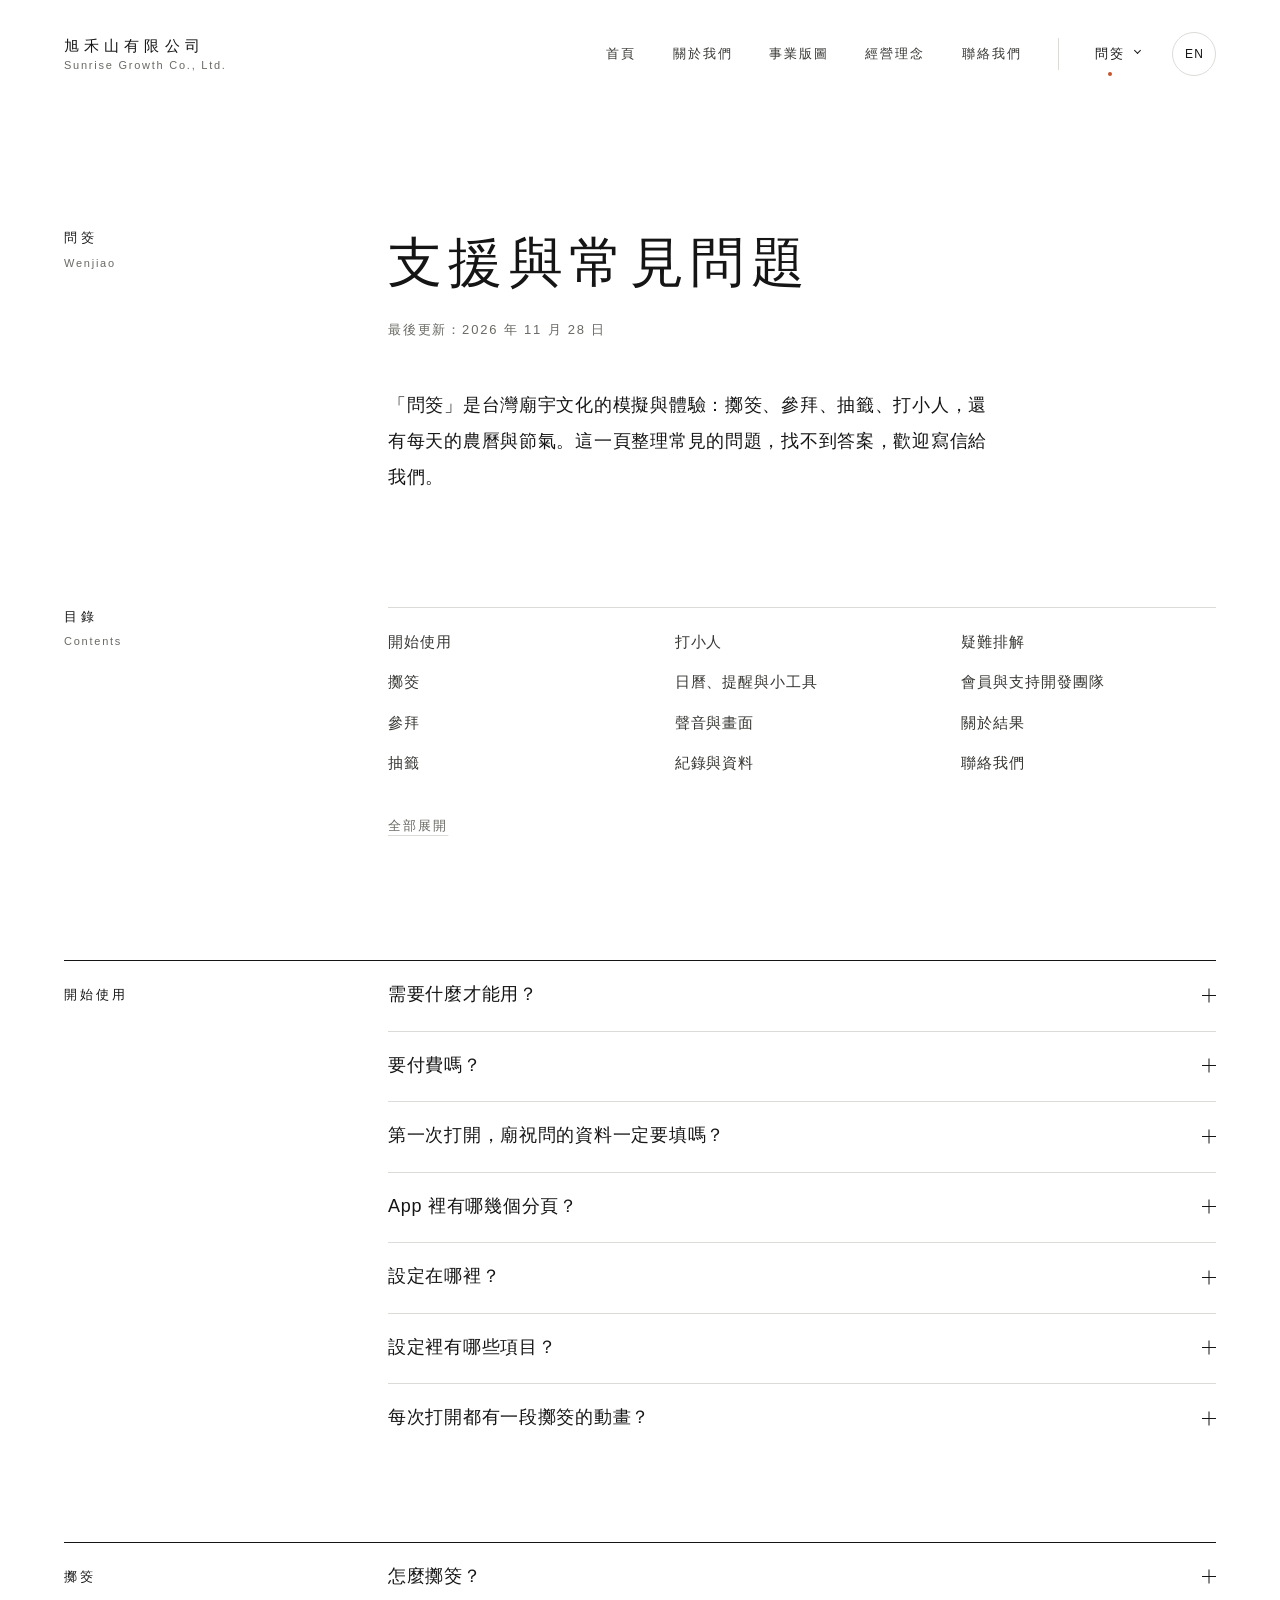
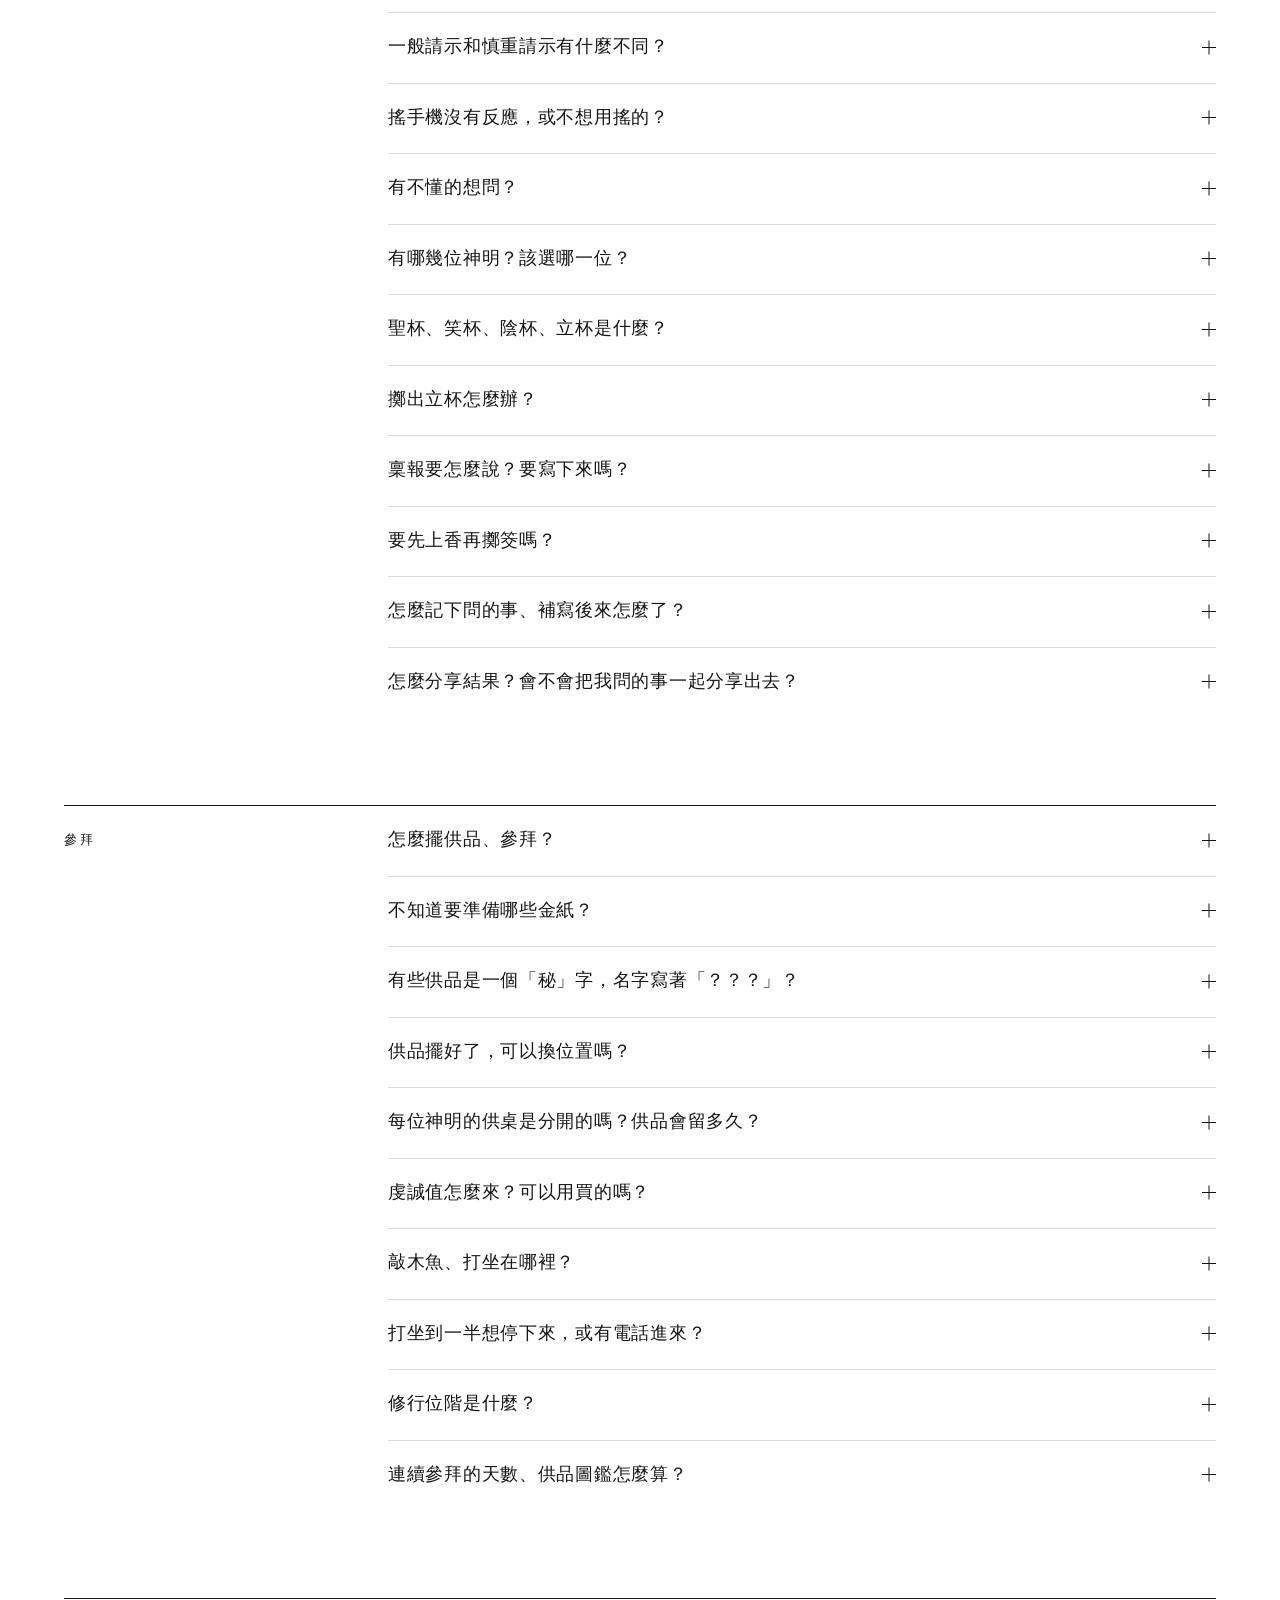
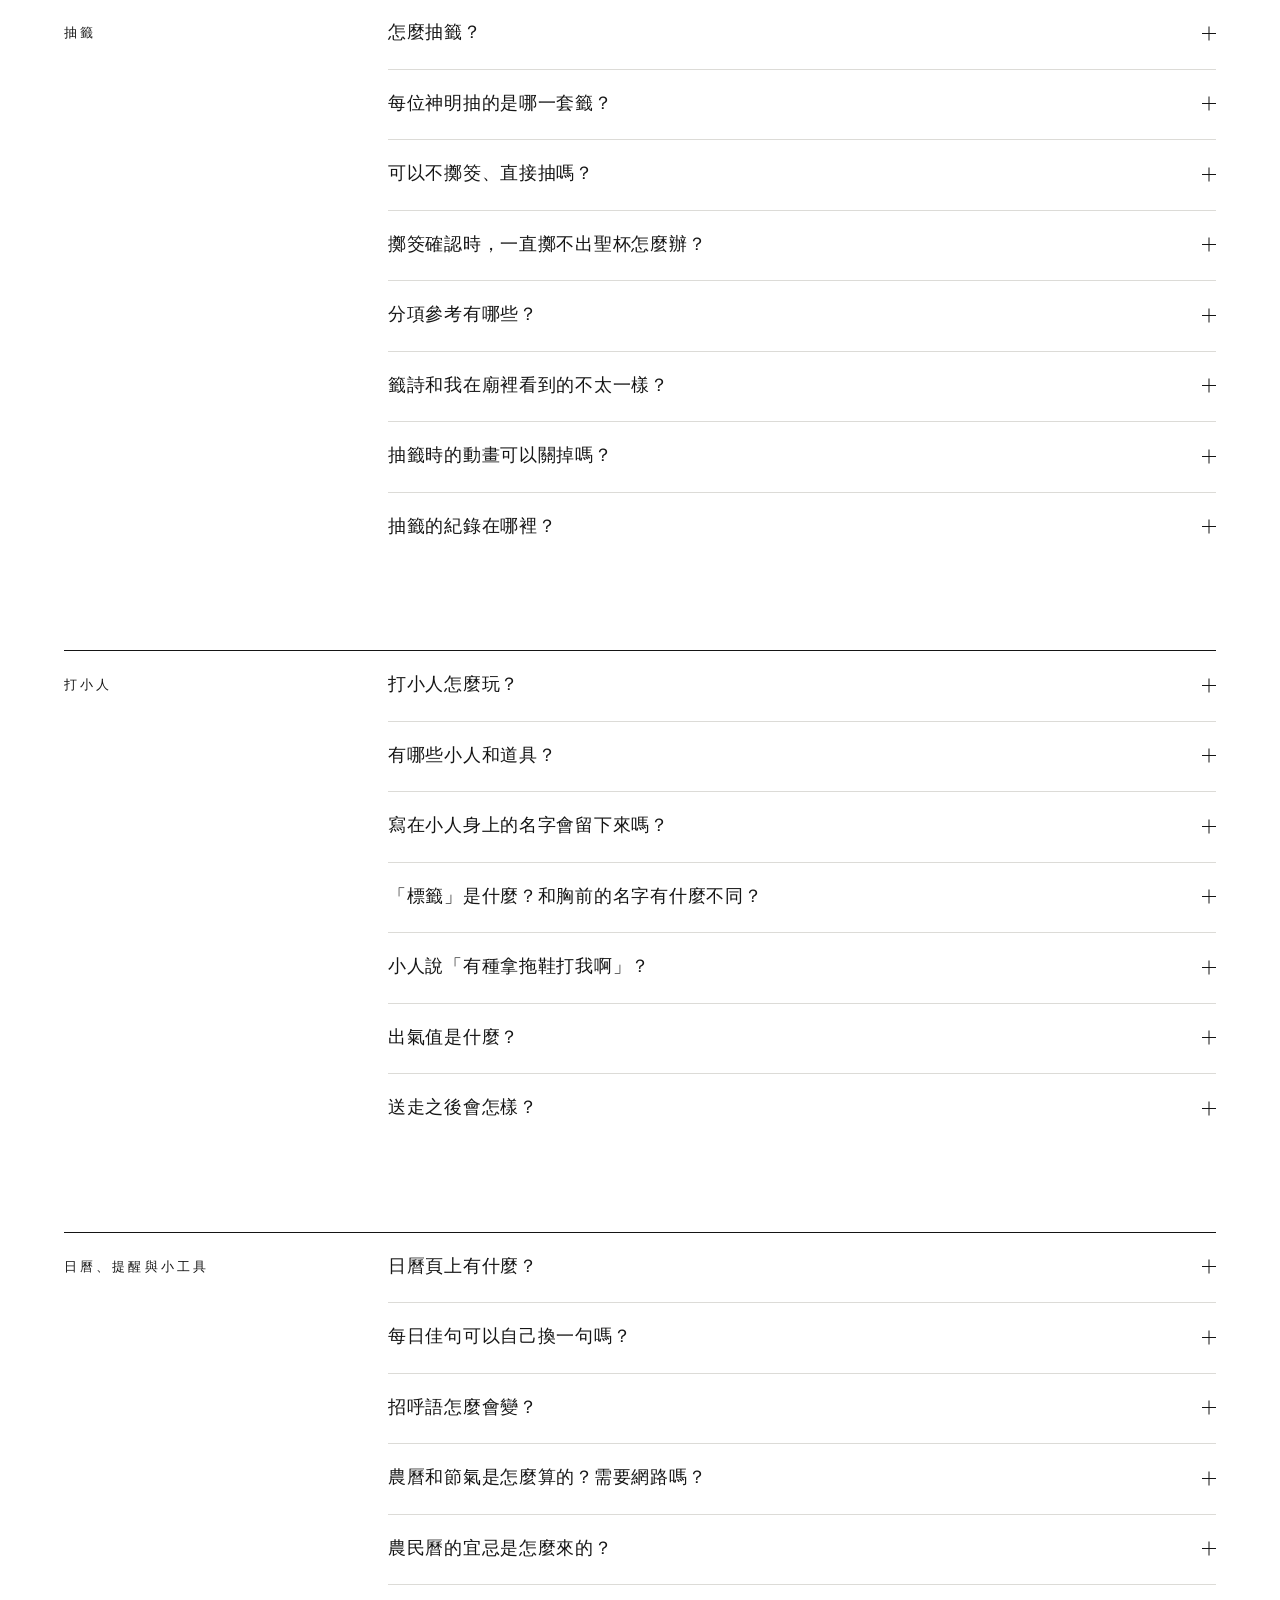
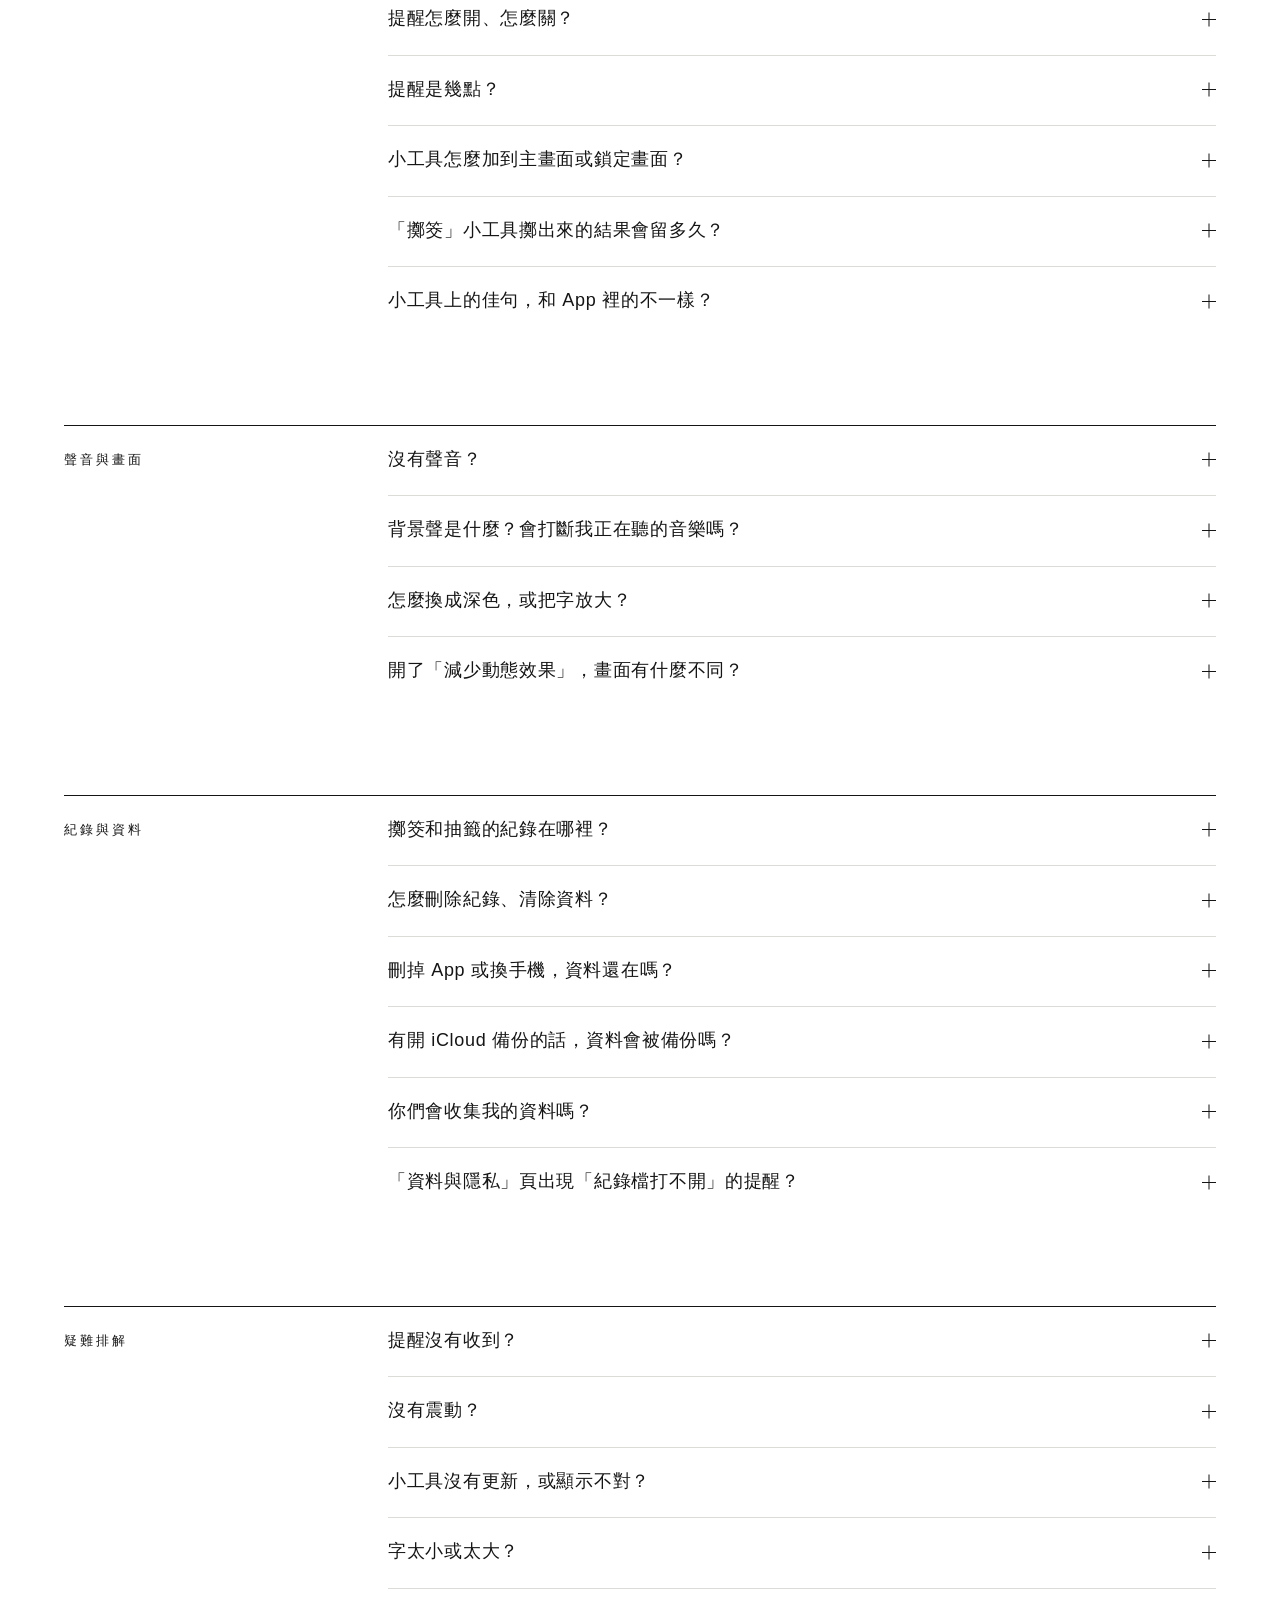
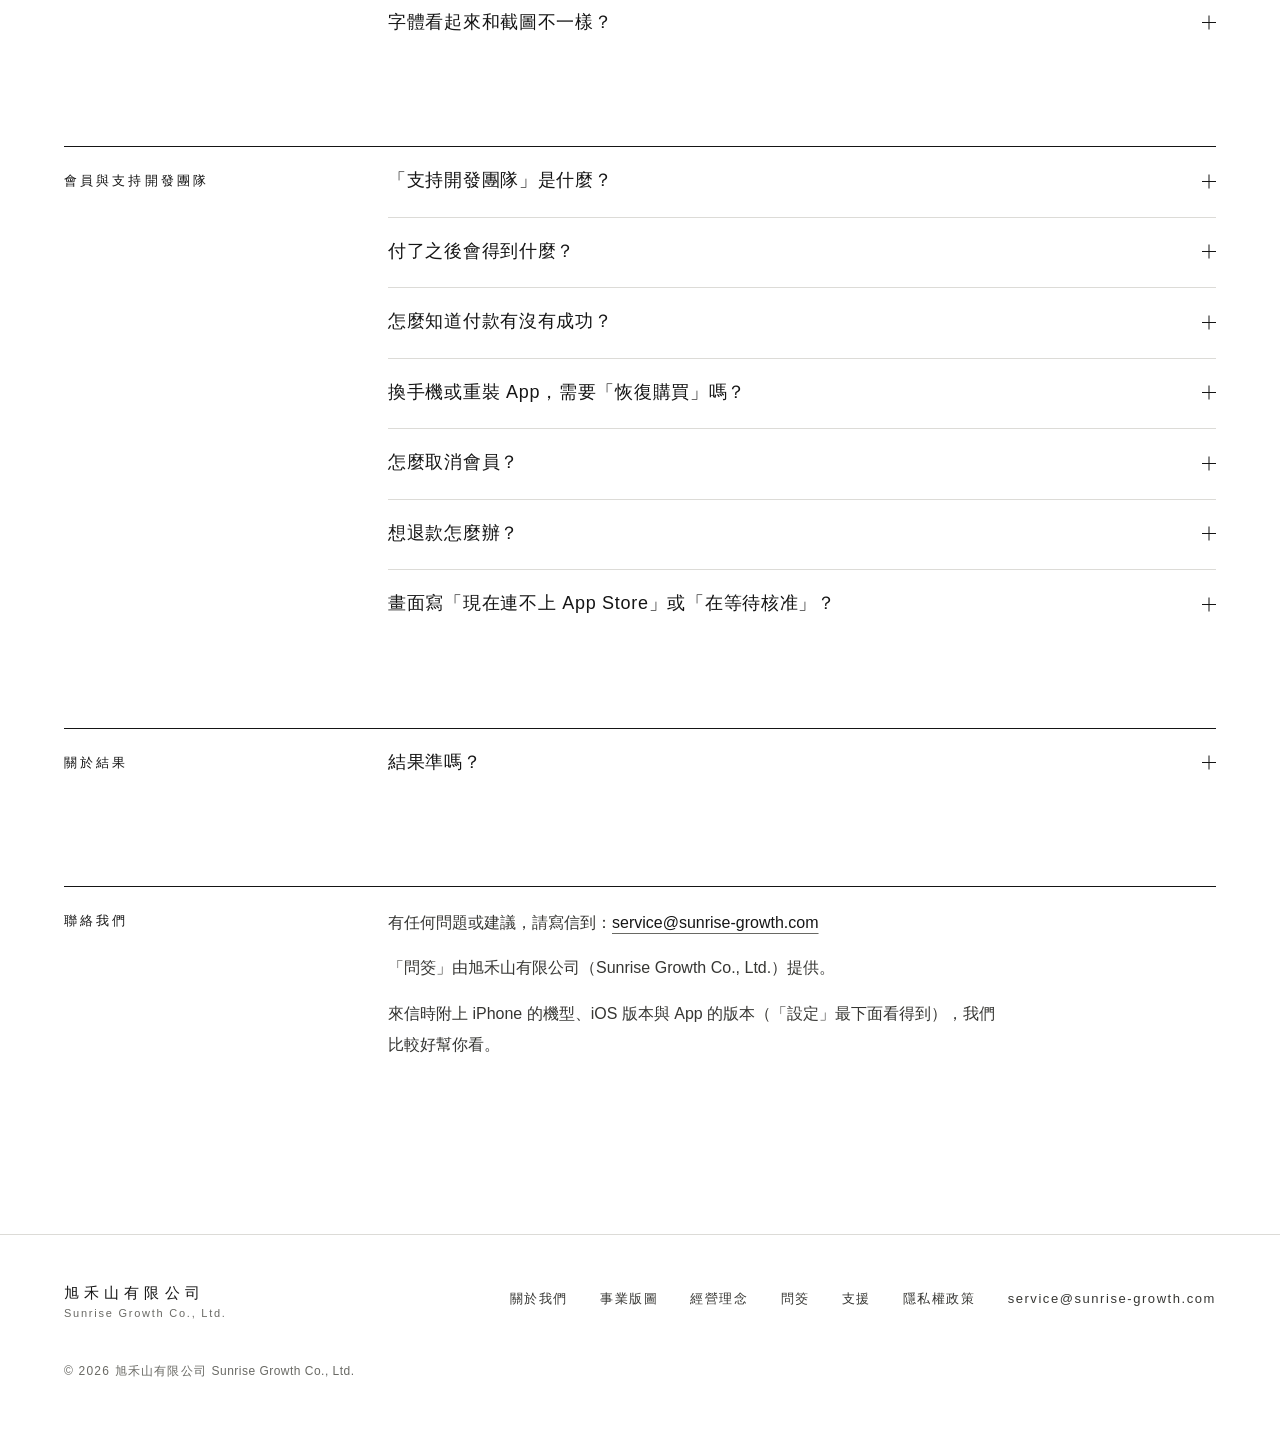
<file: support.html>
<!doctype html>
<html lang="zh-Hant">
<head>
<meta charset="utf-8">
<meta name="viewport" content="width=device-width, initial-scale=1">
<title>問筊 支援與常見問題｜旭禾山有限公司</title>
<meta name="description" content="問筊 App 的支援頁：擲筊、參拜、抽籤、打小人、日曆與提醒、小工具、設定、資料、會員與支持開發團隊的常見問題。">
<link rel="canonical" href="https://sunrise-growth.com/support.html">
<link rel="alternate" hreflang="zh-Hant" href="https://sunrise-growth.com/support.html">
<link rel="alternate" hreflang="en" href="https://sunrise-growth.com/support-en.html">
<link rel="alternate" hreflang="x-default" href="https://sunrise-growth.com/support.html">
<meta name="color-scheme" content="light">
<meta name="theme-color" content="#ffffff">
<link rel="icon" href="favicon.ico" sizes="any">
<link rel="icon" href="favicon.png" type="image/png">
<link rel="apple-touch-icon" href="apple-touch-icon.png">
<link rel="stylesheet" href="site.css">
<script src="site.js" defer></script>
</head>
<body class="page-doc">
<a class="skip" href="#main">跳到主要內容</a>
<header class="site-header">
  <div class="wrap header-inner">
    <a class="wordmark" href="index.html" aria-label="旭禾山有限公司 Sunrise Growth Co., Ltd. 首頁"><span class="zh">旭禾山有限公司</span><span class="en" lang="en">Sunrise Growth Co., Ltd.</span></a>
    <nav class="nav" aria-label="主要導覽">
      <ul class="nav-main">
        <li><a href="index.html">首頁</a></li>
        <li><a href="index.html#about">關於我們</a></li>
        <li><a href="index.html#business">事業版圖</a></li>
        <li><a href="index.html#principles">經營理念</a></li>
        <li><a href="index.html#contact">聯絡我們</a></li>
      </ul>
      <div class="nav-app is-current">
        <button class="nav-app-toggle" type="button" aria-expanded="false" aria-controls="app-menu"><span class="nav-app-label">問筊</span></button>
        <ul class="nav-menu" id="app-menu">
          <li><a href="wenjiao.html">問筊介紹</a></li>
          <li><a href="support.html" aria-current="page">支援</a></li>
          <li><a href="privacy.html">隱私權政策</a></li>
        </ul>
      </div>
    </nav>
    <a class="lang-switch" href="support-en.html" hreflang="en" lang="en" aria-label="Switch to English">EN</a>
  </div>
</header>

<main id="main">
  <section class="page-head" aria-labelledby="page-title">
    <div class="wrap row">
      <p class="label">問筊<span lang="en">Wenjiao</span></p>
      <div>
        <h1 class="page-title" id="page-title">支援與常見問題</h1>
        <p class="page-meta">最後更新：2026 年 11 月 28 日</p>
        <p class="page-intro">「問筊」是台灣廟宇文化的模擬與體驗：擲筊、參拜、抽籤、打小人，還有每天的農曆與節氣。這一頁整理常見的問題，找不到答案，歡迎寫信給我們。</p>
      </div>
    </div>
  </section>

  <nav class="toc" aria-labelledby="toc-title">
    <div class="wrap row">
      <h2 class="label" id="toc-title">目錄<span lang="en">Contents</span></h2>
      <div>
        <ol class="toc-list">
<li><a href="#start">開始使用</a></li>
<li><a href="#jiao">擲筊</a></li>
<li><a href="#altar">參拜</a></li>
<li><a href="#lots">抽籤</a></li>
<li><a href="#xiaoren">打小人</a></li>
<li><a href="#calendar">日曆、提醒與小工具</a></li>
<li><a href="#display">聲音與畫面</a></li>
<li><a href="#data">紀錄與資料</a></li>
<li><a href="#troubleshooting">疑難排解</a></li>
<li><a href="#support-developer">會員與支持開發團隊</a></li>
<li><a href="#results">關於結果</a></li>
<li><a href="#contact">聯絡我們</a></li>
        </ol>
        <p class="toc-tools"><button type="button" class="text-button" data-toggle-all data-label-open="全部收合" data-label-closed="全部展開" aria-expanded="false" hidden>全部展開</button></p>
      </div>
    </div>
  </nav>

  <div class="wrap doc">
<section class="doc-section" id="start" aria-labelledby="start-title">
<h2 class="label" id="start-title">開始使用</h2>
<div class="qa-list">
<details class="qa" id="q1">
<summary><h3>需要什麼才能用？</h3><span class="qa-icon" aria-hidden="true"></span></summary>
<div class="qa-body prose">
<p>iPhone，iOS 26 或以上。介面是繁體中文。不用註冊帳號，不連網路也能用，只有買會員或「支持開發團隊」付款時需要網路。</p>
</div>
</details>
<details class="qa" id="q31">
<summary><h3>要付費嗎？</h3><span class="qa-icon" aria-hidden="true"></span></summary>
<div class="qa-body prose">
<p>擲筊、抽籤（籤詩、籤意、白話）、參拜、打小人、日曆和提醒都免費。抽籤結果裡，事業、感情、健康這些面向的完整解說是會員內容，沒有訂閱也看得到每一類的開頭。會員有月繳和半年兩種，價格與優惠以 App 裡顯示的為準。</p>
<p>參拜頁供桌上的箱子可以「支持開發團隊」，那是自由的 App 內購買，不會換到任何東西。會員方案和支持的畫面，都只有你自己點了才會出現。</p>
</div>
</details>
<details class="qa" id="q2">
<summary><h3>第一次打開，廟祝問的資料一定要填嗎？</h3><span class="qa-icon" aria-hidden="true"></span></summary>
<div class="qa-body prose">
<p>不用。第一次打開時，畫面寫著「有什麼心事嗎？」，按「擲筊」之後，廟祝會問你的稱呼、性別、生日與時辰。每一題都可以按「先不說」，右上角也可以整個「略過」。填了的話，會用在名帖、日曆頁的招呼語，還有稟報的範例句裡。之後可以到「設定 › 個人資料」修改或清除。</p>
</div>
</details>
<details class="qa" id="q32">
<summary><h3>App 裡有哪幾個分頁？</h3><span class="qa-icon" aria-hidden="true"></span></summary>
<div class="qa-body prose">
<p>畫面下面有四個分頁：日曆、參拜、擲筊、打小人。抽籤沒有自己的分頁，從參拜頁供桌上的籤筒進去。</p>
</div>
</details>
<details class="qa" id="q3">
<summary><h3>設定在哪裡？</h3><span class="qa-icon" aria-hidden="true"></span></summary>
<div class="qa-body prose">
<p>每一頁右上角的齒輪。</p>
</div>
</details>
<details class="qa" id="q33">
<summary><h3>設定裡有哪些項目？</h3><span class="qa-icon" aria-hidden="true"></span></summary>
<div class="qa-body prose">
<ul>
<li>最上面的名帖：個人資料。</li>
<li>「請示紀錄」與「擲筊小冊」。</li>
<li>畫面：外觀、字體大小、顯示提示。</li>
<li>擲筊與抽籤：請示方式、抽籤方式、搖一搖手機來擲筊、抽籤。</li>
<li>聲音與提醒：音效、背景聲、觸覺回饋，每日佳句、節氣，以及神明聖誕、天赦日、初一十五、節日、做牙的提醒。</li>
<li>桌面小工具：加入小工具的步驟，可以先看小工具的樣子。</li>
<li>資料與隱私：清除所有紀錄、隱私權政策、免責說明、聯絡我們、支援網頁。</li>
</ul>
<p>最下面寫著 App 的版本。</p>
</div>
</details>
<details class="qa" id="q34">
<summary><h3>每次打開都有一段擲筊的動畫？</h3><span class="qa-icon" aria-hidden="true"></span></summary>
<div class="qa-body prose">
<p>那是開場，只在重新啟動 App 時播一次，從背景切回來不會再播，點一下畫面可以直接跳過。它只是演出，不是替你擲筊：不會留下紀錄，也和之後請示的結果無關。</p>
</div>
</details>
</div>
</section>
<section class="doc-section" id="jiao" aria-labelledby="jiao-title">
<h2 class="label" id="jiao-title">擲筊</h2>
<div class="qa-list">
<details class="qa" id="q4">
<summary><h3>怎麼擲筊？</h3><span class="qa-icon" aria-hidden="true"></span></summary>
<div class="qa-body prose">
<ol>
<li>點下面的「擲筊」分頁，選一位神明，按「開始請示」。</li>
<li>前三次會先看到怎麼擲的說明，看完按「我知道了」。第一次到了擲筊的畫面，會先提醒你在心裡稟報，說好了按「說好了」。</li>
<li>到了擲筊的畫面，三種擲法都可以：<ul><li>點一下畫面的任何地方。</li><li>往上滑。滑得越快，筊杯拋得越高。</li><li>握緊手機搖一搖。手機不需要、也不要拋出去。</li></ul></li>
<li>筊杯還在空中時再點一下，可以直接看結果。</li>
</ol>
<p>結果出來之後，可以「再擲一次」、記下剛才問的事、分享卡片，或按「完成」。</p>
</div>
</details>
<details class="qa" id="q5">
<summary><h3>一般請示和慎重請示有什麼不同？</h3><span class="qa-icon" aria-hidden="true"></span></summary>
<div class="qa-body prose">
<p>一般請示擲一次就有結果，可以再擲。慎重請示要連續擲出三次聖杯才算數，中途出現笑杯、陰杯或立杯，這一次請示就結束。</p>
<p>到「設定 › 擲筊與抽籤 › 請示方式」切換。</p>
</div>
</details>
<details class="qa" id="q6">
<summary><h3>搖手機沒有反應，或不想用搖的？</h3><span class="qa-icon" aria-hidden="true"></span></summary>
<div class="qa-body prose">
<p>搖的時候握緊手機、連續搖幾下，輕輕晃一下不會擲出。</p>
<p>不想用搖的，到「設定 › 擲筊與抽籤」關掉「搖一搖手機來擲筊、抽籤」。關掉之後搖手機不會有反應，照樣可以用點的。</p>
</div>
</details>
<details class="qa" id="q7">
<summary><h3>有不懂的想問？</h3><span class="qa-icon" aria-hidden="true"></span></summary>
<div class="qa-body prose">
<p>「擲筊」分頁最上面有廟祝，點一下，就有九個常見的問題可以選。更完整的說明在「設定 › 擲筊小冊」。</p>
</div>
</details>
<details class="qa" id="q35">
<summary><h3>有哪幾位神明？該選哪一位？</h3><span class="qa-icon" aria-hidden="true"></span></summary>
<div class="qa-body prose">
<p>一共十二位：媽祖、關公、觀音、月老、土地公、文昌、天公、三太子、財神爺、濟公、太歲、虎爺。每張神明卡片下面寫著祂常被問的事，點進去還有一段介紹。拿不定主意，就選你平常拜的那一位。</p>
</div>
</details>
<details class="qa" id="q36">
<summary><h3>聖杯、笑杯、陰杯、立杯是什麼？</h3><span class="qa-icon" aria-hidden="true"></span></summary>
<div class="qa-body prose">
<p>看兩片筊落地時，哪一面朝上：</p>
<ul>
<li>聖杯：一平一凸。民間解為「可以」。</li>
<li>笑杯：兩面皆平。民間說像笑而不答，可以把問題說清楚一點再問。</li>
<li>陰杯：兩面皆凸。民間解為「不妥」，可以換個做法，或改天再問。</li>
<li>立杯：筊杯立了起來，極為罕見，民間的說法不一。</li>
</ul>
<p>這些都是民間流傳的說法。結果是怎麼產生的，請看<a href="#q30">結果準嗎？</a></p>
</div>
</details>
<details class="qa" id="q37">
<summary><h3>擲出立杯怎麼辦？</h3><span class="qa-icon" aria-hidden="true"></span></summary>
<div class="qa-body prose">
<p>立杯很少見。結果會照樣顯示，也會記進紀錄，「設定 › 請示紀錄」的統計會另外算立杯的次數。民間的習慣是先不急著下定論，靜下心重新稟報，再擲一次。慎重請示途中出現立杯，這一次請示就結束。</p>
</div>
</details>
<details class="qa" id="q38">
<summary><h3>稟報要怎麼說？要寫下來嗎？</h3><span class="qa-icon" aria-hidden="true"></span></summary>
<div class="qa-body prose">
<p>在心裡向神明報上自己的名字、出生年月日與住處，再說出想請示的事。不必寫下來，也不會被記錄。可以這樣說：</p>
<p>「弟子（信女）○○○，民國○○年○月○日出生，住在○○市○○區。今天誠心請示：○○○○，這件事可以進行嗎？」</p>
<p>問題盡量是「可以」或「不可以」能回答的，一次只問一件事。填了個人資料的話，範例句會帶入你的稱呼與生日。</p>
</div>
</details>
<details class="qa" id="q39">
<summary><h3>要先上香再擲筊嗎？</h3><span class="qa-icon" aria-hidden="true"></span></summary>
<div class="qa-body prose">
<p>到廟裡，通常是先上香，再向神明稟報。在這裡，擲筊不用先上香：在心裡稟報之後就可以擲。擲法的說明只在前三次出現，稟報的提醒只在第一次出現。想上香的話，到「參拜」分頁擺上供品、上香合掌。</p>
</div>
</details>
<details class="qa" id="q40">
<summary><h3>怎麼記下問的事、補寫後來怎麼了？</h3><span class="qa-icon" aria-hidden="true"></span></summary>
<div class="qa-body prose">
<p>結果出來之後按「記下問題」，可以寫下剛才問的事（選填）。之後到「設定 › 請示紀錄」點進那一筆，可以修改記下的問題，也可以在「事後回顧」寫下後來怎麼了。這些文字只存在你的手機上。</p>
</div>
</details>
<details class="qa" id="q41">
<summary><h3>怎麼分享結果？會不會把我問的事一起分享出去？</h3><span class="qa-icon" aria-hidden="true"></span></summary>
<div class="qa-body prose">
<p>結果出來之後按「分享」，會先看到卡片的預覽，再按「分享卡片」。有記下問題時，「附上記下的問題」由你自己決定要不要打開，預設是關的。想把圖片存進相簿，在分享選單裡選「儲存影像」。「設定 › 請示紀錄」裡的每一筆，也可以再分享一次。</p>
</div>
</details>
</div>
</section>
<section class="doc-section" id="altar" aria-labelledby="altar-title">
<h2 class="label" id="altar-title">參拜</h2>
<div class="qa-list">
<details class="qa" id="q8">
<summary><h3>怎麼擺供品、參拜？</h3><span class="qa-icon" aria-hidden="true"></span></summary>
<div class="qa-body prose">
<ol>
<li>點「參拜」分頁。供桌下面有一排神明，點一下就換一位，在供桌上左右滑也可以。</li>
<li>按「開始參拜」，再按「選供品」。供品分成珍品、水果、糕粿、甜品、糖果零食、飲品、鹹點、鮮花、金紙九類，點一下多一份，選好按「兌換」（沒按兌換就回上一步，這次選的不算）。</li>
<li>換來的供品在下面的托盤裡，一樣一樣拖到供桌上想放的位置。</li>
<li>按「上香」，把香插進香爐。</li>
<li>按住畫面合掌，進度走滿就完成。</li>
</ol>
<p>不想擺供品，可以按「直接上香」。</p>
<p>要拿掉桌上的供品，點它一下，再點出現的叉叉。這一次才選、還沒完成參拜的，拿掉不會扣虔誠值，已經供上去的拿掉之後，虔誠值不會退回。</p>
<p>參拜頁上方的「？」是「怎麼參拜？」，打開有一步一步的說明，還有供桌一般怎麼擺。</p>
</div>
</details>
<details class="qa" id="q74">
<summary><h3>不知道要準備哪些金紙？</h3><span class="qa-icon" aria-hidden="true"></span></summary>
<div class="qa-body prose">
<p>選供品時，點「兌換」右邊的廟祝頭像，就可以問廟祝：金紙要怎麼選、金紙有哪些、這位神明是誰、喜歡什麼供品、金紙一定要燒嗎。問「金紙要怎麼選？」，廟祝會照你這次拜的神明，說一般用哪幾種金紙、一共要多少虔誠值，再問要不要幫你選，按「幫我選好」，建議的金紙會各放一份。虔誠值不夠的話，廟祝會告訴你還差多少，不會只放一半。這些是民間常見的說法，各廟做法不同，以當地廟方為準。</p>
</div>
</details>
<details class="qa" id="q75">
<summary><h3>有些供品是一個「秘」字，名字寫著「？？？」？</h3><span class="qa-icon" aria-hidden="true"></span></summary>
<div class="qa-body prose">
<p>那是現在還換不到的供品。有些要升到某個修行位階才換得到，有些只有特定的日子才有，例如元宵、神明聖誕。下面寫著怎樣才有，例如「升到弟子」「元宵當天」，到了就會出現原本的圖和名字。</p>
</div>
</details>
<details class="qa" id="q42">
<summary><h3>供品擺好了，可以換位置嗎？</h3><span class="qa-icon" aria-hidden="true"></span></summary>
<div class="qa-body prose">
<p>可以。擺供品的時候，桌上的供品都可以拖著挪位置，這一次剛放上去的，往下拖出供桌就會回到托盤。不想用拖的，點一下托盤裡的供品，也會自動放到桌上空的位置。供桌擺滿了會顯示「供桌擺滿了」，要先拿掉一些才放得下。</p>
</div>
</details>
<details class="qa" id="q43">
<summary><h3>每位神明的供桌是分開的嗎？供品會留多久？</h3><span class="qa-icon" aria-hidden="true"></span></summary>
<div class="qa-body prose">
<p>每位神明有自己的供桌。今天擺的供品會留在那位神明的桌上，隔天是一張新的供桌，日期以台灣時間為準。選好供品、還沒上香合掌就離開，供品也會留在桌上，下次回來可以接著拜。</p>
<p>今天已經拜過這一位，或供品擺好了還沒上香，「開始參拜」會變成「上香」，旁邊多一顆「再添供品」，供桌擺滿了就只有「上香」。</p>
</div>
</details>
<details class="qa" id="q9">
<summary><h3>虔誠值怎麼來？可以用買的嗎？</h3><span class="qa-icon" aria-hidden="true"></span></summary>
<div class="qa-body prose">
<p>不能買。虔誠值只有這幾個來源：</p>
<ul>
<li>第一次使用送 2,000。</li>
<li>上香，每拜完一次（上香合掌完成）加 30，沒有擺供品、直接上香也算。參拜頁「開始參拜」下面也寫著「上香拜完一次，虔誠值+30」。</li>
<li>敲木魚，每敲一下加 1。</li>
<li>打坐，每坐滿一分鐘加 100。可以選三分鐘到一小時，不滿一分鐘不計。</li>
<li>升上新的修行位階時，會送一筆。</li>
</ul>
<p>虔誠值用來換供品，上香不用虔誠值。供品是一份心意，不影響擲筊與抽籤的結果。</p>
</div>
</details>
<details class="qa" id="q44">
<summary><h3>敲木魚、打坐在哪裡？</h3><span class="qa-icon" aria-hidden="true"></span></summary>
<div class="qa-body prose">
<p>參拜頁供桌下面有兩張小卡：「敲木魚」與「打坐」。</p>
<ul>
<li>敲木魚：點一下，敲一下。要一下一下地敲，敲得太快的那幾下不算。</li>
<li>打坐：先選要坐多久，再跟著畫面上的光圈吸氣、吐氣。坐的時候螢幕不會自己變暗。</li>
</ul>
</div>
</details>
<details class="qa" id="q45">
<summary><h3>打坐到一半想停下來，或有電話進來？</h3><span class="qa-icon" aria-hidden="true"></span></summary>
<div class="qa-body prose">
<p>切到別的 App、鎖定螢幕或有來電時，打坐會先停下來，回到 App 之後，由你選「繼續」或「結束」。提早結束的話，已經坐滿的分鐘照樣計入，不滿一分鐘的部分不算。</p>
</div>
</details>
<details class="qa" id="q10">
<summary><h3>修行位階是什麼？</h3><span class="qa-icon" aria-hidden="true"></span></summary>
<div class="qa-body prose">
<p>敲木魚、打坐、上香賺到多少虔誠值，修行就加多少，換供品花掉的虔誠值，不會讓修行變少。修行到了門檻就升一階，一共九階：善男信女、香客、信士（信女）、弟子、爐下弟子、師兄（師姐）、大德、頭家、爐主。</p>
<p>升上新的位階會送一筆虔誠值，還會多一些供品、供桌的擺設或款式。點參拜頁左上角的印章，打開「參拜足跡」，可以看位階、選用擺設，也看得到連續參拜的天數與供品圖鑑。位階不影響擲筊與抽籤的結果。</p>
</div>
</details>
<details class="qa" id="q46">
<summary><h3>連續參拜的天數、供品圖鑑怎麼算？</h3><span class="qa-icon" aria-hidden="true"></span></summary>
<div class="qa-body prose">
<ul>
<li>連續天數：上香合掌完成的那一天才算，只擺了供品、還沒上香合掌的不算。今天還沒拜、昨天有拜，連續天數還在，隔了一整天沒拜就重新算。日期以台灣時間為準。「參拜足跡」裡看得到目前連續幾天、最長幾天、一共參拜幾次。</li>
<li>供品圖鑑：用它拜完過的供品會點亮，並記著拜過幾次。還沒拜過的是黑色的剪影，名字寫著「？？？」，要用它上香合掌拜完一次才會出現，只擺上供桌、還沒拜完的不算。</li>
</ul>
</div>
</details>
</div>
</section>
<section class="doc-section" id="lots" aria-labelledby="lots-title">
<h2 class="label" id="lots-title">抽籤</h2>
<div class="qa-list">
<details class="qa" id="q11">
<summary><h3>怎麼抽籤？</h3><span class="qa-icon" aria-hidden="true"></span></summary>
<div class="qa-body prose">
<p>預設照廟裡的做法：先擲筊請示，抽到之後再擲一次確認。</p>
<ol>
<li>點「參拜」分頁，先換到想抽籤的那一位神明。</li>
<li>點供桌左後方的籤筒。</li>
<li>請示神明是否願意賜籤：點一下畫面擲筊，擲出聖杯按「開始抽籤」。第一次會先提醒你在心裡稟報，說好了按「說好了」。</li>
<li>按「搖籤筒」（點籤筒或搖手機也可以），抽出一支之後按「擲筊確認」。</li>
<li>再擲一次，請示是不是這支籤，擲出聖杯，按「看籤詩」。</li>
</ol>
<p>籤詩頁有直排的籤詩、等級，以及白話大意、提醒與分項參考。下面可以「記下問題」或「分享」。</p>
<p>想抽了就看、不擲筊，可以改成「直接抽」，見下一題。</p>
</div>
</details>
<details class="qa" id="q12">
<summary><h3>每位神明抽的是哪一套籤？</h3><span class="qa-icon" aria-hidden="true"></span></summary>
<div class="qa-body prose">
<ul>
<li>觀音：觀音一百籤</li>
<li>關公：關帝一百籤</li>
<li>月老：月老聖籤</li>
<li>媽祖、土地公、文昌、天公、三太子、財神爺、濟公、太歲、虎爺：六十甲子籤</li>
</ul>
</div>
</details>
<details class="qa" id="q13">
<summary><h3>可以不擲筊、直接抽嗎？</h3><span class="qa-icon" aria-hidden="true"></span></summary>
<div class="qa-body prose">
<p>可以。到「設定 › 擲筊與抽籤 › 抽籤方式」選：</p>
<ul>
<li>擲筊確認（預設）：照廟裡的做法，先擲筊請示，抽到後一次聖杯確認。</li>
<li>直接抽：搖一搖籤筒，抽到哪一支就是哪一支。</li>
<li>三聖杯確認：抽到後連續三次聖杯才算數，可能要多抽幾次。</li>
</ul>
</div>
</details>
<details class="qa" id="q47">
<summary><h3>擲筊確認時，一直擲不出聖杯怎麼辦？</h3><span class="qa-icon" aria-hidden="true"></span></summary>
<div class="qa-body prose">
<ul>
<li>抽籤前請示神明是否願意賜籤，還沒擲出聖杯：在心裡把事情說得更清楚一些，按「再擲一次」。</li>
<li>抽到之後請示是不是這支籤，不是聖杯：把籤放回籤筒，按「重新抽籤」再抽一支。選「三聖杯確認」時要連續三次聖杯，可能要多抽幾次。</li>
<li>連續五次都沒有擲到聖杯，廟祝會出來關心你，可以選再請示一次，或「改天再來」結束這次抽籤。</li>
</ul>
</div>
</details>
<details class="qa" id="q48">
<summary><h3>分項參考有哪些？</h3><span class="qa-icon" aria-hidden="true"></span></summary>
<div class="qa-body prose">
<p>六十甲子籤、觀音一百籤、關帝一百籤分成事業、財運、感情、健康、學業、出行，月老聖籤分成單身、曖昧、交往、婚姻、復合。有些籤另外附「版本差異」，說明各地版本的出入。</p>
<p>分項只是方向上的提醒，健康與重大決定，請以醫師和專業人士的意見為準。</p>
</div>
</details>
<details class="qa" id="q14">
<summary><h3>籤詩和我在廟裡看到的不太一樣？</h3><span class="qa-icon" aria-hidden="true"></span></summary>
<div class="qa-body prose">
<p>同一套籤，各宮廟的字句、順序和解法不盡相同。App 裡的原文依台灣通行的版本，並和其他版本比對過，白話解說是我們寫的其中一種讀法。</p>
<p>觀音一百籤、關帝一百籤的等級是這兩套籤通行的標示。六十甲子籤、月老聖籤傳統上不印等級，籤紙上的「上上、上籤、中籤、下籤」是我們依籤意整理的，不是廟裡的標示。</p>
</div>
</details>
<details class="qa" id="q49">
<summary><h3>抽籤時的動畫可以關掉嗎？</h3><span class="qa-icon" aria-hidden="true"></span></summary>
<div class="qa-body prose">
<p>抽籤時會播一段全螢幕的演出，抽到最上等的籤時是比較華麗的版本。演出只是動畫：抽到哪一支，在動畫開始之前就已經決定了。</p>
<p>iPhone 打開「減少動態效果」（設定 › 輔助使用 › 動作）時，不播這段演出，改成搖籤筒的動畫。</p>
</div>
</details>
<details class="qa" id="q50">
<summary><h3>抽籤的紀錄在哪裡？</h3><span class="qa-icon" aria-hidden="true"></span></summary>
<div class="qa-body prose">
<p>和擲筊的紀錄放在一起，在「設定 › 請示紀錄」：標題是抽到的籤，下面寫著「向○○求籤」。點進去可以再看一次籤詩與解說、當時擲筊確認的過程，也可以分享。</p>
</div>
</details>
</div>
</section>
<section class="doc-section" id="xiaoren" aria-labelledby="xiaoren-title">
<h2 class="label" id="xiaoren-title">打小人</h2>
<div class="qa-list">
<details class="qa" id="q15">
<summary><h3>打小人怎麼玩？</h3><span class="qa-icon" aria-hidden="true"></span></summary>
<div class="qa-body prose">
<p>打小人是流傳在香港與台灣的民俗，多在驚蟄前後：用鞋子拍打紙做的小人，把悶氣打在紙上，最後燒掉。</p>
<ol>
<li>點「打小人」分頁。下面一排可以換小人，一共五個造型。</li>
<li>按「開始打小人」。</li>
<li>在下面選一樣道具，點小人就動手。也可以直接用手：手指橫著快速劃過他、按住他不放、抓住他拖走再用力放開、用兩根手指捏他、搖一搖手機。</li>
<li>打夠了按「送走小人」，或直接把他拖進火盆。</li>
</ol>
</div>
</details>
<details class="qa" id="q51">
<summary><h3>有哪些小人和道具？</h3><span class="qa-icon" aria-hidden="true"></span></summary>
<div class="qa-body prose">
<p>五個小人：囂張仔、慣老闆、大嘴巴、白目仔、花心蘿蔔。道具一共三十樣，從拖鞋、木屐、蒼蠅拍、平底鍋，到可以丟的雞蛋、番茄、水球，還有大腳與白虎。道具列排成兩排，可以左右滑。</p>
<p>驚蟄當天，打小人首頁會寫著「今天驚蟄，習俗上是打小人的日子」，其他日子也一樣可以打。</p>
</div>
</details>
<details class="qa" id="q16">
<summary><h3>寫在小人身上的名字會留下來嗎？</h3><span class="qa-icon" aria-hidden="true"></span></summary>
<div class="qa-body prose">
<p>不會。按「取名字」可以在小人胸前寫八個字以內的綽號，它只留在當下這一次，送走之後就清掉，不會保存，也沒有分享的功能。App 只會記「今年送走幾個小人」。</p>
<p>打的是紙，傳統上不指名道姓，請用綽號，不要寫本名。</p>
</div>
</details>
<details class="qa" id="q52">
<summary><h3>「標籤」是什麼？和胸前的名字有什麼不同？</h3><span class="qa-icon" aria-hidden="true"></span></summary>
<div class="qa-body prose">
<p>胸前的名字是你自己取的綽號，沒有寫，就是那個小人本來的字。標籤是小人下方的一排小字，例如長舌、搶功、豬隊友、奧客，可以選好幾個，只是標示用。名字和標籤都只留在這一次，送走就清掉。</p>
</div>
</details>
<details class="qa" id="q53">
<summary><h3>小人說「有種拿拖鞋打我啊」？</h3><span class="qa-icon" aria-hidden="true"></span></summary>
<div class="qa-body prose">
<p>小人有時會挑釁，指名要你用某一樣道具，那一樣會在道具列上亮起來，指名的是手勢時，畫面會示範怎麼做。要不要照他說的打，隨你。</p>
</div>
</details>
<details class="qa" id="q54">
<summary><h3>出氣值是什麼？</h3><span class="qa-icon" aria-hidden="true"></span></summary>
<div class="qa-body prose">
<p>畫面上方的出氣值，會隨著你打的次數與道具的力道往上加，小人身上的傷也會跟著變多。出手快一點，右上角會出現「連打」：不管用哪一樣道具，兩下之間夠快就算，連得越多出氣值漲得越快，停手一下就重新算。打了第一下之後就可以送走小人，出氣值不用打滿。</p>
</div>
</details>
<details class="qa" id="q55">
<summary><h3>送走之後會怎樣？</h3><span class="qa-icon" aria-hidden="true"></span></summary>
<div class="qa-body prose">
<p>按「送走小人」或把他拖進火盆，小人會在火盆裡燒掉，浮出一張小紙條和「今年第幾個」的小印，下面可以選「再打一個」或「完成」。打小人首頁寫著「今年送走幾個小人」，這是 App 唯一記下的打小人資料。</p>
</div>
</details>
</div>
</section>
<section class="doc-section" id="calendar" aria-labelledby="calendar-title">
<h2 class="label" id="calendar-title">日曆、提醒與小工具</h2>
<div class="qa-list">
<details class="qa" id="q56">
<summary><h3>日曆頁上有什麼？</h3><span class="qa-icon" aria-hidden="true"></span></summary>
<div class="qa-body prose">
<ul>
<li>最上面是跟著時間換的招呼語。</li>
<li>一張日曆紙：國曆、星期、農曆、干支與生肖，以及今天的節氣、節日、神明聖誕、初一十五與做牙。點節氣、節日或初一十五那一列，可以看說明，點神明聖誕那一列，會直接到那位神明的擲筊頁。</li>
<li>最下面是每日佳句：一個標題、一句話，和一段說明。</li>
</ul>
</div>
</details>
<details class="qa" id="q17">
<summary><h3>每日佳句可以自己換一句嗎？</h3><span class="qa-icon" aria-hidden="true"></span></summary>
<div class="qa-body prose">
<p>沒有手動換的按鈕。每次打開或回到 App，會自動換一句，新的一天會先看到當天的那一句。</p>
</div>
</details>
<details class="qa" id="q57">
<summary><h3>招呼語怎麼會變？</h3><span class="qa-icon" aria-hidden="true"></span></summary>
<div class="qa-body prose">
<p>照手機現在的時間換：早上 5 點起是「早安」，11 點起是「午安」，18 點起是「晚安」，23 點到清晨 5 點是「夜深了」，下面那一句每天輪換。個人資料有填稱呼的話，會帶上你的稱呼（稱呼太長時不帶）。</p>
</div>
</details>
<details class="qa" id="q58">
<summary><h3>農曆和節氣是怎麼算的？需要網路嗎？</h3><span class="qa-icon" aria-hidden="true"></span></summary>
<div class="qa-body prose">
<p>農曆、節氣與節日都在手機上計算，不需要網路。農曆的日期以台灣時間為準。</p>
</div>
</details>
<details class="qa" id="q77">
<summary><h3>農民曆的宜忌是怎麼來的？</h3><span class="qa-icon" aria-hidden="true"></span></summary>
<div class="qa-body prose">
<p>照多數農民曆依據的《協紀辨方書》，由「節氣月」和當天的干支推算，在手機上計算，不需要網路。各家農民曆的宜忌本來就略有不同，僅供參考。看病相關的項目（求醫、治病、針灸）不列出，身體不舒服請照常就醫。宜忌的對照表移植自開源程式 lunar-javascript（MIT 授權），授權全文在「設定 › 資料與隱私 › 免責說明」最下面。</p>
</div>
</details>
<details class="qa" id="q18">
<summary><h3>提醒怎麼開、怎麼關？</h3><span class="qa-icon" aria-hidden="true"></span></summary>
<div class="qa-body prose">
<p>第一次進到主畫面時，廟祝會問要不要每天提醒，按「好，提醒我」再允許通知就開了，按「先不用」就不會再問。</p>
<p>之後隨時可以到「設定 › 聲音與提醒」調整：</p>
<ul>
<li>「每日佳句」：每天早上 7 點一則。</li>
<li>「節氣提醒」：節氣當天提醒。</li>
<li>「拜拜的日子」：神明聖誕、天赦日、初一十五、節日、做牙，各有開關，神明聖誕可以選要提醒哪幾位。</li>
</ul>
<p>開了卻沒有收到，請到 iPhone 的「設定 › 通知 › 問筊」確認有允許通知。提醒是手機自己排的，不需要網路。</p>
</div>
</details>
<details class="qa" id="q59">
<summary><h3>提醒是幾點？</h3><span class="qa-icon" aria-hidden="true"></span></summary>
<div class="qa-body prose">
<p>早上的提醒固定在 7 點，不能另外設定。同一天有好幾件事（例如佳句、節氣、初一）會合成一則，標題寫著當天的事，例如「今天是小雪」「今天是媽祖聖誕」。神明聖誕、天赦日與節日，前一天晚上 8 點也會先提醒一次，初一十五與做牙只在當天早上提醒。</p>
</div>
</details>
<details class="qa" id="q19">
<summary><h3>小工具怎麼加到主畫面或鎖定畫面？</h3><span class="qa-icon" aria-hidden="true"></span></summary>
<div class="qa-body prose">
<p>有兩個小工具：</p>
<ul>
<li>「今日」：今天的農曆、節氣與每日佳句。主畫面有小、中兩種尺寸，也可以放在鎖定畫面。</li>
<li>「擲筊」：點一下就擲一次，不用選神明，也不會留下紀錄。主畫面有小、中兩種尺寸。</li>
</ul>
<p>加到主畫面：</p>
<ol>
<li>長按主畫面的空白處，直到圖示開始晃動。</li>
<li>點左上角的「編輯」，選「加入小工具」。</li>
<li>搜尋「問筊」，左右滑選喜歡的尺寸，按「加入小工具」。</li>
</ol>
<p>加到鎖定畫面：</p>
<ol>
<li>在鎖定畫面長按，點「自訂」，選「鎖定畫面」。</li>
<li>點時間下方的小工具列，選「問筊」。</li>
</ol>
<p>App 裡的「設定 › 桌面小工具」也有同樣的步驟，還可以先看小工具的樣子。</p>
</div>
</details>
<details class="qa" id="q60">
<summary><h3>「擲筊」小工具擲出來的結果會留多久？</h3><span class="qa-icon" aria-hidden="true"></span></summary>
<div class="qa-body prose">
<p>點一下就擲一次，不用打開 App、不用選神明，也不會寫進 App 的紀錄。結果會在小工具上留一段時間，之後筊杯會自己收回去並排擺好。連續擲出聖杯時，小工具會標出「連續幾次聖杯」，筊杯收回去之後重新算。小工具沒有聲音與震動。</p>
</div>
</details>
<details class="qa" id="q61">
<summary><h3>小工具上的佳句，和 App 裡的不一樣？</h3><span class="qa-icon" aria-hidden="true"></span></summary>
<div class="qa-body prose">
<p>「今日」小工具顯示的是當天的那一句，每天午夜換一次，App 裡的每日佳句每次打開都會換一句，所以兩邊可能不一樣。還沒打開過 App 時，小工具會先顯示節氣或節日的說明。</p>
</div>
</details>
</div>
</section>
<section class="doc-section" id="display" aria-labelledby="display-title">
<h2 class="label" id="display-title">聲音與畫面</h2>
<div class="qa-list">
<details class="qa" id="q20">
<summary><h3>沒有聲音？</h3><span class="qa-icon" aria-hidden="true"></span></summary>
<div class="qa-body prose">
<p>聲音會跟著 iPhone 的靜音模式，先確認手機沒有開靜音。再到「設定 › 聲音與提醒」看「音效」「背景聲」有沒有打開，震動是同一頁的「觸覺回饋」。</p>
</div>
</details>
<details class="qa" id="q62">
<summary><h3>背景聲是什麼？會打斷我正在聽的音樂嗎？</h3><span class="qa-icon" aria-hidden="true"></span></summary>
<div class="qa-body prose">
<p>背景聲是整個 App 的輕柔配樂：第一次打開時從歡迎畫面就開始，之後進到主畫面就會播，換分頁不會中斷。打坐時換成缽的聲音，打小人那一頁換成節奏比較明快的一首。可以在「設定 › 聲音與提醒」把「背景聲」單獨關掉，音效照樣會有。</p>
<p>App 的聲音不會把其他 App 正在播的音樂停掉，會和它一起播放，手機切到靜音時，App 也不會出聲。</p>
</div>
</details>
<details class="qa" id="q21">
<summary><h3>怎麼換成深色，或把字放大？</h3><span class="qa-icon" aria-hidden="true"></span></summary>
<div class="qa-body prose">
<p>到「設定 › 畫面」：</p>
<ul>
<li>外觀：跟隨系統、明亮、深色。</li>
<li>字體大小：跟隨系統、標準、大、特大。</li>
<li>「顯示提示」關掉之後，各頁的說明小按鈕就不會出現。</li>
</ul>
</div>
</details>
<details class="qa" id="q63">
<summary><h3>開了「減少動態效果」，畫面有什麼不同？</h3><span class="qa-icon" aria-hidden="true"></span></summary>
<div class="qa-body prose">
<p>iPhone 的「設定 › 輔助使用 › 動作 › 減少動態效果」打開時，問筊會把動畫收斂：</p>
<ul>
<li>擲筊：筊杯不飛，直接看到落地的樣子。</li>
<li>開場：不播筊杯飛行的過程。</li>
<li>抽籤：不播全螢幕的演出，改成搖籤筒的動畫。</li>
<li>打小人：畫面不會跟著晃動。</li>
</ul>
<p>結果和平常一樣，只是少了過程。</p>
</div>
</details>
</div>
</section>
<section class="doc-section" id="data" aria-labelledby="data-title">
<h2 class="label" id="data-title">紀錄與資料</h2>
<div class="qa-list">
<details class="qa" id="q22">
<summary><h3>擲筊和抽籤的紀錄在哪裡？</h3><span class="qa-icon" aria-hidden="true"></span></summary>
<div class="qa-body prose">
<p>「設定 › 請示紀錄」。可以依神明、方式、結果篩選，也可以看統計。點進一筆，可以改記下的問題、補寫事後回顧、分享卡片。</p>
<p>每一次擲筊與抽籤都會記下來。不想留的可以刪掉，做法見下一題。</p>
</div>
</details>
<details class="qa" id="q23">
<summary><h3>怎麼刪除紀錄、清除資料？</h3><span class="qa-icon" aria-hidden="true"></span></summary>
<div class="qa-body prose">
<ul>
<li>刪除一筆：在「設定 › 請示紀錄」把那一筆往左滑，按「刪除」，或點進去按「刪除這筆紀錄」。</li>
<li>刪除全部的請示與抽籤紀錄：「設定 › 資料與隱私 › 清除所有紀錄」。</li>
<li>清除個人資料：「設定」最上面的名帖 ›「清除個人資料」。</li>
<li>參拜的資料（虔誠值、修行與位階、連續天數、供品圖鑑與參拜紀錄）沒有另外清除的按鈕，要清掉，請刪除 App。</li>
<li>刪除 App 會把這支手機上的全部資料一起刪掉，無法復原。</li>
</ul>
</div>
</details>
<details class="qa" id="q24">
<summary><h3>刪掉 App 或換手機，資料還在嗎？</h3><span class="qa-icon" aria-hidden="true"></span></summary>
<div class="qa-body prose">
<p>資料只存在你的這支 iPhone 上，App 沒有雲端同步，我們這邊也沒有你的資料，所以沒有辦法替你找回。刪掉 App，資料就一起刪除了。換手機時資料會不會跟著過去，要看 iPhone 自己的備份與轉移。</p>
</div>
</details>
<details class="qa" id="q65">
<summary><h3>有開 iCloud 備份的話，資料會被備份嗎？</h3><span class="qa-icon" aria-hidden="true"></span></summary>
<div class="qa-body prose">
<p>問筊沒有自己的雲端同步，也不會把資料傳給我們。如果你的 iPhone 有開 iCloud 備份（或用電腦備份），App 的資料可能包含在 iPhone 的備份裡，那是由 Apple 依你的系統設定處理的，之後用這份備份回復 iPhone，紀錄可能會一起回來。只刪掉 App 再重新下載，資料不會回來。</p>
</div>
</details>
<details class="qa" id="q25">
<summary><h3>你們會收集我的資料嗎？</h3><span class="qa-icon" aria-hidden="true"></span></summary>
<div class="qa-body prose">
<p>不會。App 不用帳號，沒有廣告，也沒有分析工具，紀錄與個人資料都只存在你的 iPhone 上，我們看不到。完整的說明在<a href="privacy.html">隱私權政策</a>，App 裡的「設定 › 資料與隱私 › 隱私權政策」也看得到。</p>
</div>
</details>
<details class="qa" id="q66">
<summary><h3>「資料與隱私」頁出現「紀錄檔打不開」的提醒？</h3><span class="qa-icon" aria-hidden="true"></span></summary>
<div class="qa-body prose">
<p>這表示 App 這一次讀不到手機上的紀錄檔，暫時改用臨時的紀錄，關掉 App 之後不會留下。請把 App 完全關掉，再重新打開，一直出現的話，請寫信告訴我們。</p>
</div>
</details>
</div>
</section>
<section class="doc-section" id="troubleshooting" aria-labelledby="troubleshooting-title">
<h2 class="label" id="troubleshooting-title">疑難排解</h2>
<div class="qa-list">
<details class="qa" id="q67">
<summary><h3>提醒沒有收到？</h3><span class="qa-icon" aria-hidden="true"></span></summary>
<div class="qa-body prose">
<p>照順序檢查：</p>
<ol>
<li>「設定 › 聲音與提醒」裡，想收到的那一種提醒有打開。</li>
<li>iPhone 的「設定 › 通知 › 問筊」有允許通知。</li>
<li>有開「專注模式」的話，提醒可能被收進通知中心，不會跳出來或發出聲音。</li>
<li>很久沒有打開 App：提醒是手機預先排好的，大約排到一個月後，每天第一次打開 App 時會重新排。超過一個月沒有打開，打開一次就會接上。</li>
</ol>
</div>
</details>
<details class="qa" id="q68">
<summary><h3>沒有震動？</h3><span class="qa-icon" aria-hidden="true"></span></summary>
<div class="qa-body prose">
<p>到「設定 › 聲音與提醒」確認「觸覺回饋」有打開。桌面小工具本身沒有震動，這是系統的限制。</p>
</div>
</details>
<details class="qa" id="q69">
<summary><h3>小工具沒有更新，或顯示不對？</h3><span class="qa-icon" aria-hidden="true"></span></summary>
<div class="qa-body prose">
<p>「今日」小工具每天午夜自己換一張，不需要網路。日期沒有換、或沒有出現佳句時：</p>
<ol>
<li>先打開一次問筊。小工具要讀 App 存的設定，才排得出你的每日佳句。</li>
<li>還是不對，把小工具從主畫面移除，再重新加入。</li>
</ol>
</div>
</details>
<details class="qa" id="q70">
<summary><h3>字太小或太大？</h3><span class="qa-icon" aria-hidden="true"></span></summary>
<div class="qa-body prose">
<p>到「設定 › 畫面 › 字體大小」調整。選「跟隨系統」時，App 的字會跟著 iPhone 的文字大小（設定 › 螢幕顯示與亮度 › 文字大小），選「標準」「大」「特大」則固定在那個大小，不受手機的設定影響。字放得很大時，有些畫面會改成上下排，字才不會被截掉。</p>
</div>
</details>
<details class="qa" id="q71">
<summary><h3>字體看起來和截圖不一樣？</h3><span class="qa-icon" aria-hidden="true"></span></summary>
<div class="qa-body prose">
<p>畫面上的楷體與宋體，是 iOS 向 Apple 下載的系統字型。下載完成之前，或沒有網路時，會先用一般的系統字型顯示，連上網路之後，系統會在背景下載，之後就會換上。</p>
</div>
</details>
</div>
</section>
<section class="doc-section" id="support-developer" aria-labelledby="support-developer-title">
<h2 class="label" id="support-developer-title">會員與支持開發團隊</h2>
<div class="qa-list">
<details class="qa" id="q26">
<summary><h3>「支持開發團隊」是什麼？</h3><span class="qa-icon" aria-hidden="true"></span></summary>
<div class="qa-body prose">
<p>參拜頁供桌右後方有一個箱子，點它會打開「支持開發團隊」，有三個金額可以選：一杯茶、一杯咖啡、一份點心，金額以畫面上顯示的為準。</p>
<p>這是給這個 App 開發團隊的支持，不是捐給廟宇或任何團體。可以不付，不付，所有功能也一樣能用。</p>
</div>
</details>
<details class="qa" id="q27">
<summary><h3>付了之後會得到什麼？</h3><span class="qa-icon" aria-hidden="true"></span></summary>
<div class="qa-body prose">
<p>不會換到任何東西：不加虔誠值、不升位階，也不影響擲筊與抽籤的結果。完成之後，畫面上只會出現一句「謝謝你的支持」。同一個金額可以重複支持。</p>
</div>
</details>
<details class="qa" id="q72">
<summary><h3>怎麼知道付款有沒有成功？</h3><span class="qa-icon" aria-hidden="true"></span></summary>
<div class="qa-body prose">
<p>完成之後，畫面上會出現「謝謝你的支持」。出現「這次沒有完成，晚一點再試。」表示這一筆沒有完成。在付款畫面按了取消，不會付款，畫面上也不會有提示。App 不記錄你買過什麼，實際的付款紀錄，以你的 Apple 帳號為準。</p>
</div>
</details>
<details class="qa" id="q73">
<summary><h3>換手機或重裝 App，需要「恢復購買」嗎？</h3><span class="qa-icon" aria-hidden="true"></span></summary>
<div class="qa-body prose">
<p>支持開發團隊不需要，它不會換到任何東西。會員的話，換手機或重裝之後，到「設定 › 會員」按「恢復購買」，用同一個 Apple 帳號就會恢復。</p>
</div>
</details>
<details class="qa" id="q76">
<summary><h3>怎麼取消會員？</h3><span class="qa-icon" aria-hidden="true"></span></summary>
<div class="qa-body prose">
<p>到 iPhone 的「設定 › Apple 帳號 › 訂閱」取消，或在 App 的「設定 › 會員 › 管理訂閱」。取消之後可以用到這一期結束，免費試用期間取消不會收費。</p>
</div>
</details>
<details class="qa" id="q28">
<summary><h3>想退款怎麼辦？</h3><span class="qa-icon" aria-hidden="true"></span></summary>
<div class="qa-body prose">
<p>付款是 Apple 處理的。我們看不到你的付款資料，也沒有辦法替你退款。請到 Apple 的「報告問題」網頁 <a href="https://reportaproblem.apple.com">reportaproblem.apple.com</a>，用你的 Apple 帳號登入，選擇要求退款，再照畫面上的步驟送出。要不要退由 Apple 決定。</p>
</div>
</details>
<details class="qa" id="q29">
<summary><h3>畫面寫「現在連不上 App Store」或「在等待核准」？</h3><span class="qa-icon" aria-hidden="true"></span></summary>
<div class="qa-body prose">
<ul>
<li>「現在連不上 App Store，晚一點再試。」：先確認手機有連上網路，過一下子再按「再試一次」。</li>
<li>「這一筆在等待核准，核准之後會自動完成。」：通常是家人共享開了「購買前詢問」。等家長核准之後會自動完成，不用再按一次。</li>
</ul>
</div>
</details>
</div>
</section>
<section class="doc-section" id="results" aria-labelledby="results-title">
<h2 class="label" id="results-title">關於結果</h2>
<div class="qa-list">
<details class="qa" id="q30">
<summary><h3>結果準嗎？</h3><span class="qa-icon" aria-hidden="true"></span></summary>
<div class="qa-body prose">
<p>擲筊與抽籤的結果，是手機上的亂數決定的，3D 動畫只是把結果演出來，並不代表神明真的回答。</p>
<p>每一次擲筊，兩片筊各有一半的機會平面朝上，所以聖杯大約一半，笑杯、陰杯各約四分之一，立杯大約一千次出現一次。抽籤是每一支的機會都相同。你付不付費、擺什麼供品、位階多高，都不會改變這些機會。</p>
<p>「問筊」是台灣廟宇文化的模擬與體驗，可以用它認識這些習俗、整理自己的想法。醫療、法律、財務等重要的決定，請以專業人士的意見為準。各地廟宇的禮俗不盡相同，和你熟悉的做法不一樣時，請以當地的習慣為準。</p>
</div>
</details>
</div>
</section>
<section class="doc-section" id="contact" aria-labelledby="contact-title">
<h2 class="label" id="contact-title">聯絡我們</h2>
<div class="prose doc-contact">
<p>有任何問題或建議，請寫信到：<a href="mailto:service@sunrise-growth.com">service@sunrise-growth.com</a></p>
<p>「問筊」由旭禾山有限公司（Sunrise Growth Co., Ltd.）提供。</p>
<p>來信時附上 iPhone 的機型、iOS 版本與 App 的版本（「設定」最下面看得到），我們比較好幫你看。</p>
</div>
</section>
  </div>
</main>

<footer class="site-footer">
  <div class="wrap">
    <div class="footer-inner">
      <p class="wordmark"><span class="zh">旭禾山有限公司</span><span class="en" lang="en">Sunrise Growth Co., Ltd.</span></p>
      <nav class="footer-links" aria-label="頁尾導覽">
        <a href="index.html#about">關於我們</a>
        <a href="index.html#business">事業版圖</a>
        <a href="index.html#principles">經營理念</a>
        <a href="wenjiao.html">問筊</a>
        <a href="support.html">支援</a>
        <a href="privacy.html">隱私權政策</a>
        <a href="mailto:service@sunrise-growth.com">service@sunrise-growth.com</a>
      </nav>
    </div>
    <p class="copyright">© 2026 旭禾山有限公司 <span lang="en">Sunrise Growth Co., Ltd.</span></p>
  </div>
</footer>
</body>
</html>
</file>
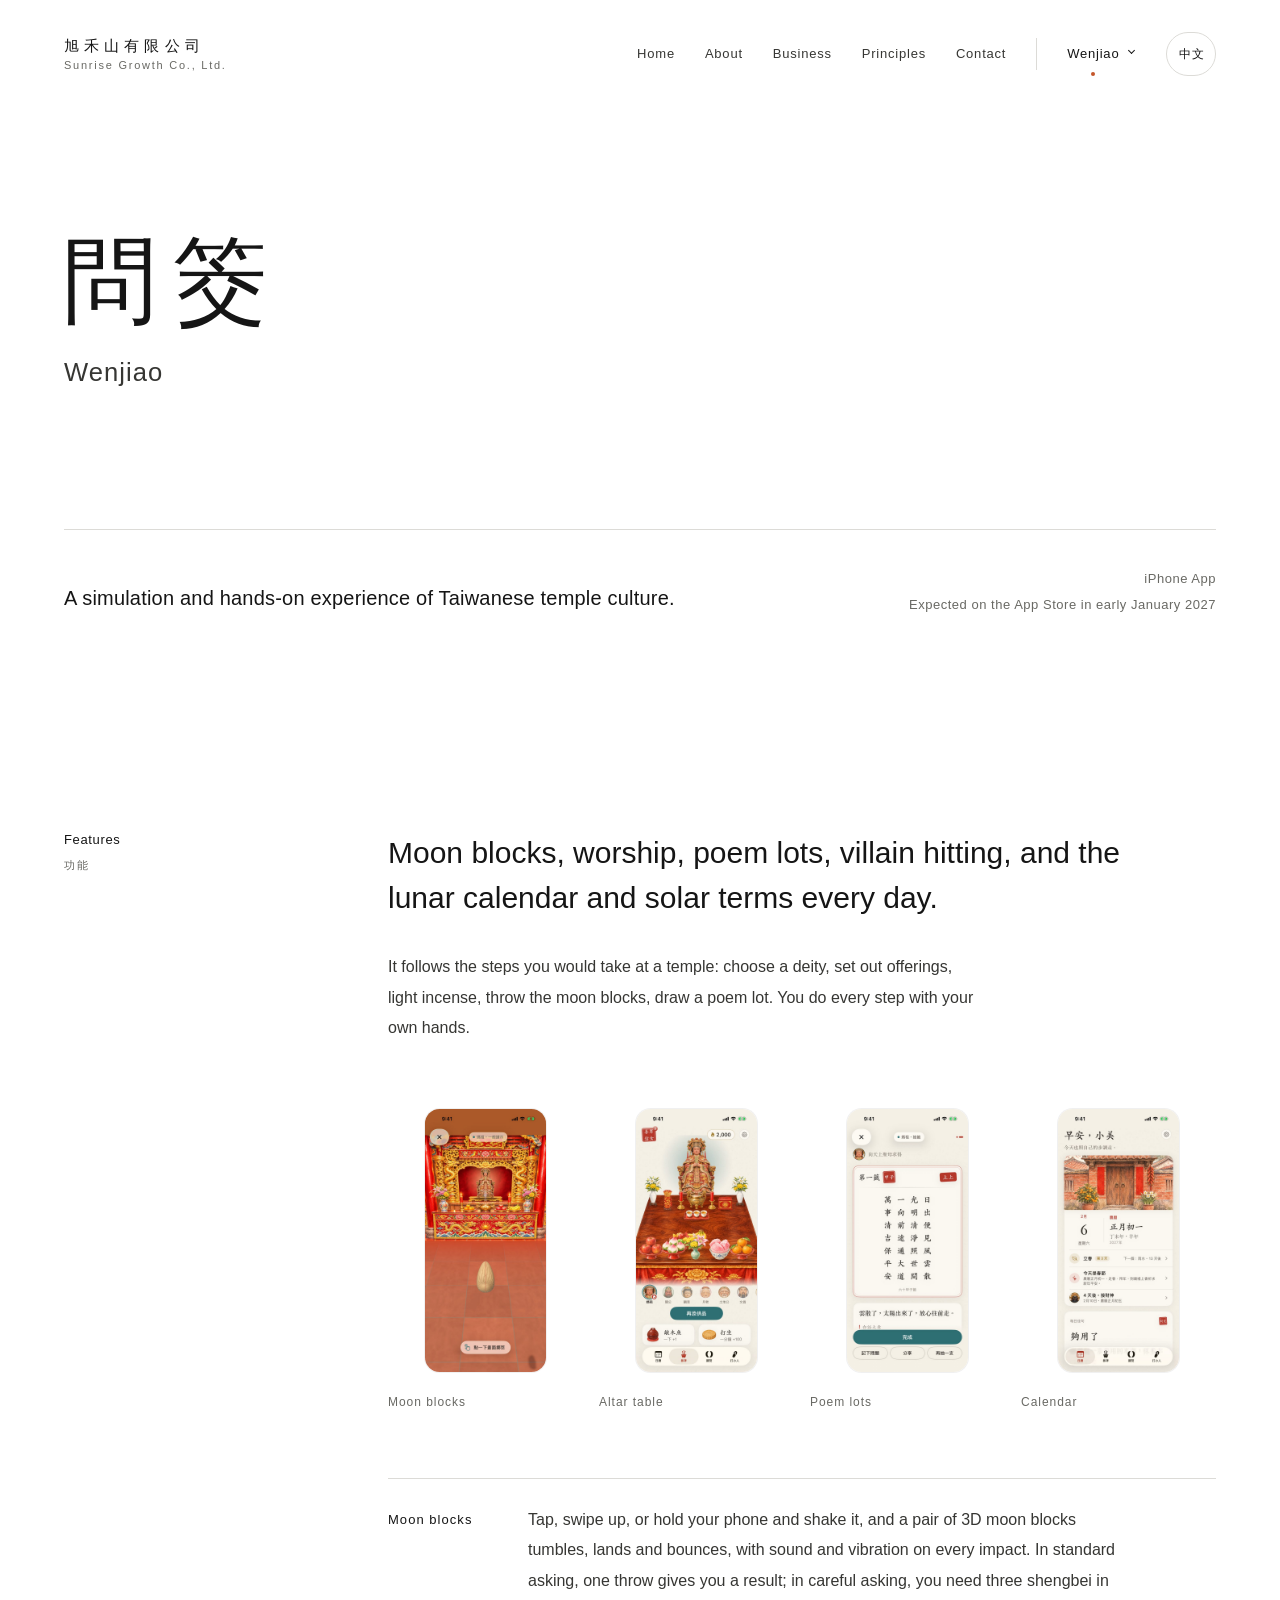
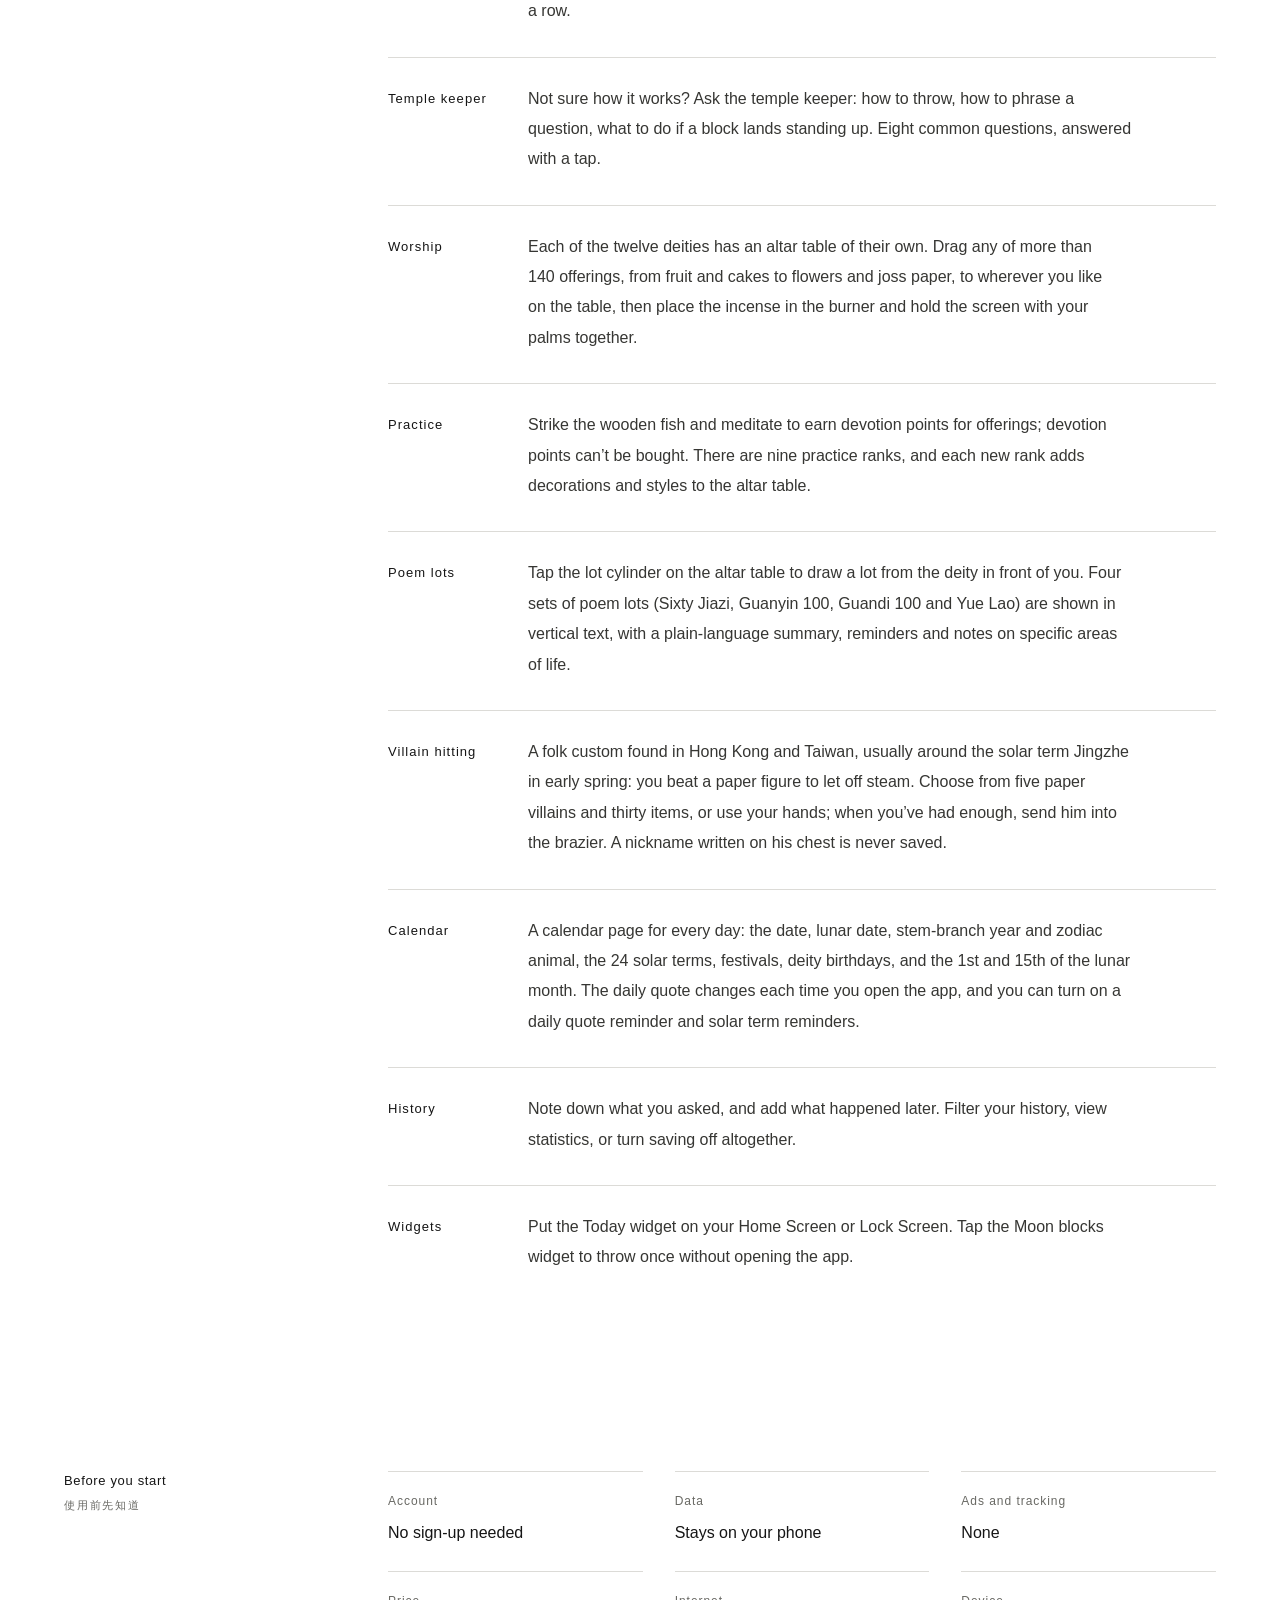
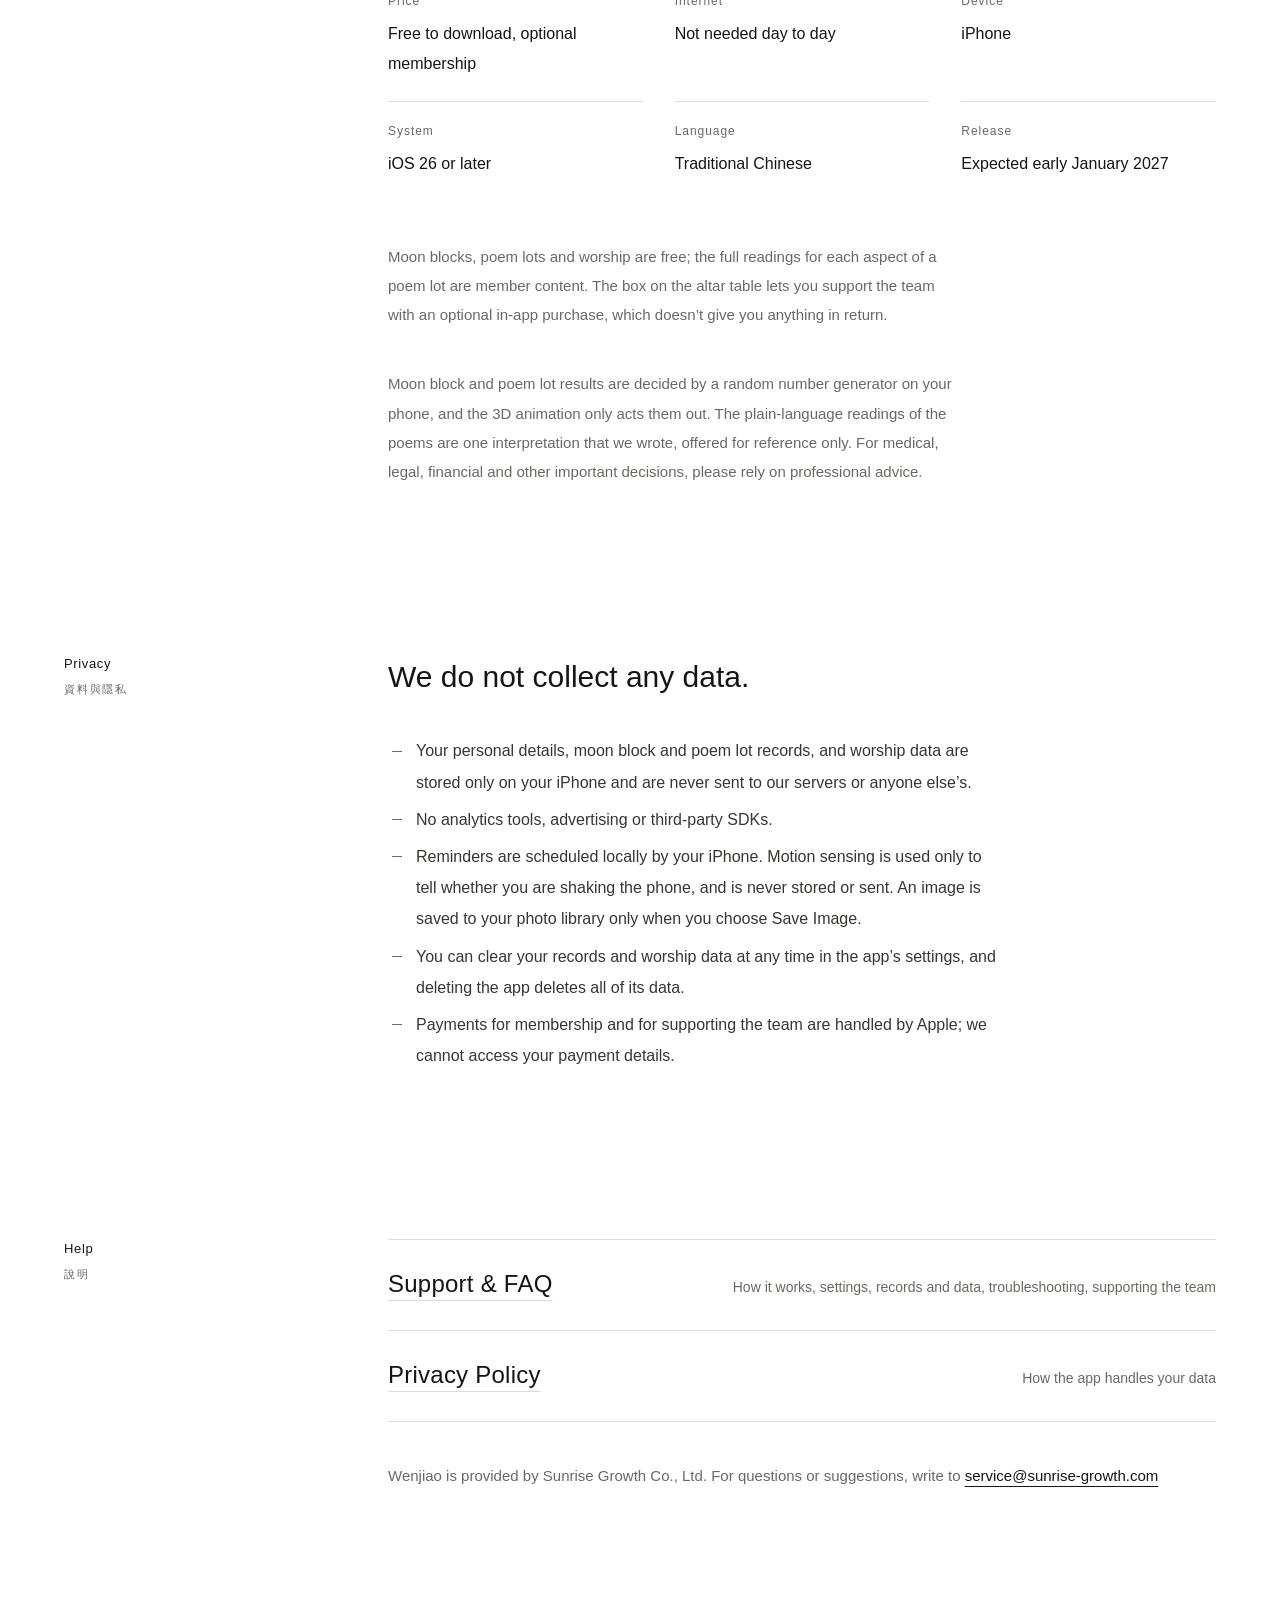
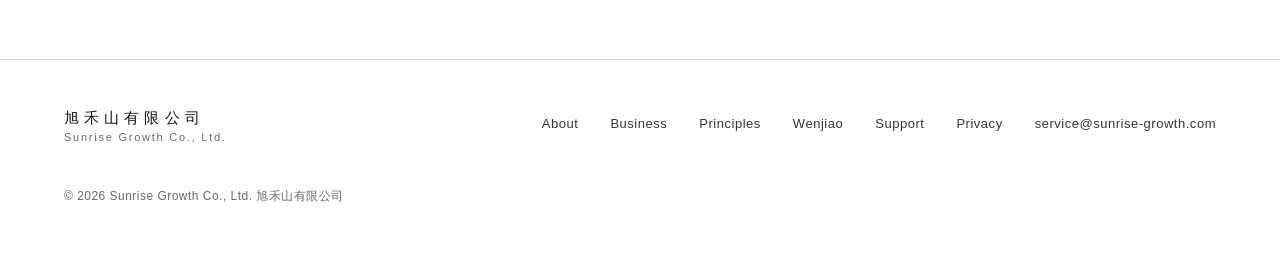
<file: wenjiao-en.html>
<!doctype html>
<html lang="en">
<head>
<meta charset="utf-8">
<meta name="viewport" content="width=device-width, initial-scale=1">
<title>Wenjiao | Sunrise Growth Co., Ltd.</title>
<meta name="description" content="Wenjiao (問筊): a simulation and hands-on experience of Taiwanese temple culture. 3D moon blocks, altar tables for twelve deities, four sets of poem lots with plain-language readings, villain hitting, and the lunar calendar, solar terms and a daily quote. No account needed, and your data stays on your phone. An iPhone app expected on the App Store in early January 2027.">
<link rel="canonical" href="https://sunrise-growth.com/wenjiao-en.html">
<link rel="alternate" hreflang="zh-Hant" href="https://sunrise-growth.com/wenjiao.html">
<link rel="alternate" hreflang="en" href="https://sunrise-growth.com/wenjiao-en.html">
<link rel="alternate" hreflang="x-default" href="https://sunrise-growth.com/wenjiao.html">
<meta name="color-scheme" content="light">
<meta name="theme-color" content="#ffffff">
<link rel="icon" href="favicon.ico" sizes="any">
<link rel="icon" href="favicon.png" type="image/png">
<link rel="apple-touch-icon" href="apple-touch-icon.png">
<link rel="stylesheet" href="site.css">
<script src="site.js" defer></script>
</head>
<body class="page-app">
<a class="skip" href="#main">Skip to main content</a>
<header class="site-header">
  <div class="wrap header-inner">
    <a class="wordmark" href="index-en.html" aria-label="Sunrise Growth Co., Ltd. home"><span class="zh" lang="zh-Hant">旭禾山有限公司</span><span class="en">Sunrise Growth Co., Ltd.</span></a>
    <nav class="nav" aria-label="Main">
      <ul class="nav-main">
        <li><a href="index-en.html">Home</a></li>
        <li><a href="index-en.html#about">About</a></li>
        <li><a href="index-en.html#business">Business</a></li>
        <li><a href="index-en.html#principles">Principles</a></li>
        <li><a href="index-en.html#contact">Contact</a></li>
      </ul>
      <div class="nav-app is-current">
        <button class="nav-app-toggle" type="button" aria-expanded="false" aria-controls="app-menu"><span class="nav-app-label">Wenjiao</span></button>
        <ul class="nav-menu" id="app-menu">
          <li><a href="wenjiao-en.html" aria-current="page">About Wenjiao</a></li>
          <li><a href="support-en.html">Support</a></li>
          <li><a href="privacy-en.html">Privacy Policy</a></li>
        </ul>
      </div>
    </nav>
    <a class="lang-switch" href="wenjiao.html" hreflang="zh-Hant" lang="zh-Hant" aria-label="切換為中文">中文</a>
  </div>
</header>

<main id="main">
  <section class="hero" aria-labelledby="app-name">
    <div class="wrap">
      <h1 id="app-name"><span class="h1-zh" lang="zh-Hant">問筊</span><span class="h1-en">Wenjiao</span></h1>
      <div class="hero-foot">
        <p class="hero-statement">A simulation and hands-on experience of Taiwanese temple culture.</p>
        <p class="hero-meta">iPhone App<br>Expected on the App&nbsp;Store in early January&nbsp;2027</p>
      </div>
    </div>
  </section>

  <section class="section" id="features" aria-labelledby="features-title">
    <div class="wrap row">
      <h2 class="label" id="features-title">Features<span lang="zh-Hant">功能</span></h2>
      <div>
        <p class="statement">Moon blocks, worship, poem lots, villain hitting, and the lunar calendar and solar terms every day.</p>
        <p class="body">It follows the steps you would take at a temple: choose a deity, set out offerings, light incense, throw the moon blocks, draw a poem lot. You do every step with your own hands.</p>
        <div class="shots shots-4">
          <figure class="shot"><span class="box"><img src="shot-jiao.jpg" width="600" height="1304" decoding="async" alt="Moon block screen: a block lies on the red brick floor before Mazu’s altar, with a hint to tap the screen to throw"></span><figcaption>Moon blocks</figcaption></figure>
          <figure class="shot"><span class="box"><img src="shot-altar.jpg" width="600" height="1304" decoding="async" alt="Worship screen: fruit, peach buns and flowers on the altar table before Mazu, with a row of deities below"></span><figcaption>Altar table</figcaption></figure>
          <figure class="shot"><span class="box"><img src="shot-lot.jpg" width="600" height="1304" decoding="async" alt="Poem lot screen: lot number one of the Sixty Jiazi set, four seven-character lines in vertical text, graded 上上 at the top right"></span><figcaption>Poem lots</figcaption></figure>
          <figure class="shot"><span class="box"><img src="shot-calendar.jpg" width="600" height="1304" decoding="async" alt="Calendar screen: the page for February 6, the first day of the lunar new year, listing the solar term Lichun, the Spring Festival and an upcoming festival, with the daily quote below"></span><figcaption>Calendar</figcaption></figure>
        </div>
        <dl class="features">
          <div class="r-row"><dt>Moon blocks</dt><dd>Tap, swipe up, or hold your phone and shake it, and a pair of 3D moon blocks tumbles, lands and bounces, with sound and vibration on every impact. In standard asking, one throw gives you a result; in careful asking, you need three shengbei in a row.</dd></div>
          <div class="r-row"><dt>Temple keeper</dt><dd>Not sure how it works? Ask the temple keeper: how to throw, how to phrase a question, what to do if a block lands standing up. Eight common questions, answered with a tap.</dd></div>
          <div class="r-row"><dt>Worship</dt><dd>Each of the twelve deities has an altar table of their own. Drag any of more than 140 offerings, from fruit and cakes to flowers and joss paper, to wherever you like on the table, then place the incense in the burner and hold the screen with your palms together.</dd></div>
          <div class="r-row"><dt>Practice</dt><dd>Strike the wooden fish and meditate to earn devotion points for offerings; devotion points can’t be bought. There are nine practice ranks, and each new rank adds decorations and styles to the altar table.</dd></div>
          <div class="r-row"><dt>Poem lots</dt><dd>Tap the lot cylinder on the altar table to draw a lot from the deity in front of you. Four sets of poem lots (Sixty Jiazi, Guanyin 100, Guandi 100 and Yue Lao) are shown in vertical text, with a plain-language summary, reminders and notes on specific areas of life.</dd></div>
          <div class="r-row"><dt>Villain hitting</dt><dd>A folk custom found in Hong Kong and Taiwan, usually around the solar term Jingzhe in early spring: you beat a paper figure to let off steam. Choose from five paper villains and thirty items, or use your hands; when you’ve had enough, send him into the brazier. A nickname written on his chest is never saved.</dd></div>
          <div class="r-row"><dt>Calendar</dt><dd>A calendar page for every day: the date, lunar date, stem-branch year and zodiac animal, the 24 solar terms, festivals, deity birthdays, and the 1st and 15th of the lunar month. The daily quote changes each time you open the app, and you can turn on a daily quote reminder and solar term reminders.</dd></div>
          <div class="r-row"><dt>History</dt><dd>Note down what you asked, and add what happened later. Filter your history, view statistics, or turn saving off altogether.</dd></div>
          <div class="r-row"><dt>Widgets</dt><dd>Put the Today widget on your Home Screen or Lock Screen. Tap the Moon blocks widget to throw once without opening the app.</dd></div>
        </dl>
      </div>
    </div>
  </section>

  <section class="section" id="before" aria-labelledby="before-title">
    <div class="wrap row">
      <h2 class="label" id="before-title">Before you start<span lang="zh-Hant">使用前先知道</span></h2>
      <div>
        <dl class="facts-row facts-grid">
          <div><dt>Account</dt><dd>No sign-up needed</dd></div>
          <div><dt>Data</dt><dd>Stays on your phone</dd></div>
          <div><dt>Ads and tracking</dt><dd>None</dd></div>
          <div><dt>Price</dt><dd>Free to download, optional membership</dd></div>
          <div><dt>Internet</dt><dd>Not needed day to day</dd></div>
          <div><dt>Device</dt><dd>iPhone</dd></div>
          <div><dt>System</dt><dd>iOS&nbsp;26 or later</dd></div>
          <div><dt>Language</dt><dd>Traditional Chinese</dd></div>
          <div><dt>Release</dt><dd>Expected early January&nbsp;2027</dd></div>
        </dl>
        <p class="after-facts">Moon blocks, poem lots and worship are free; the full readings for each aspect of a poem lot are member content. The box on the altar table lets you support the team with an optional in-app purchase, which doesn’t give you anything in return.</p>
        <p class="after-facts">Moon block and poem lot results are decided by a random number generator on your phone, and the 3D animation only acts them out. The plain-language readings of the poems are one interpretation that we wrote, offered for reference only. For medical, legal, financial and other important decisions, please rely on professional advice.</p>
      </div>
    </div>
  </section>

  <section class="section" id="privacy" aria-labelledby="privacy-title">
    <div class="wrap row">
      <h2 class="label" id="privacy-title">Privacy<span lang="zh-Hant">資料與隱私</span></h2>
      <div>
        <p class="statement">We do not collect any data.</p>
        <div class="prose lead-list"><ul>
          <li>Your personal details, moon block and poem lot records, and worship data are stored only on your iPhone and are never sent to our servers or anyone else’s.</li>
          <li>No analytics tools, advertising or third-party SDKs.</li>
          <li>Reminders are scheduled locally by your iPhone. Motion sensing is used only to tell whether you are shaking the phone, and is never stored or sent. An image is saved to your photo library only when you choose Save Image.</li>
          <li>You can clear your records and worship data at any time in the app’s settings, and deleting the app deletes all of its data.</li>
          <li>Payments for membership and for supporting the team are handled by Apple; we cannot access your payment details.</li>
        </ul></div>
      </div>
    </div>
  </section>

  <section class="section" id="help" aria-labelledby="help-title">
    <div class="wrap row">
      <h2 class="label" id="help-title">Help<span lang="zh-Hant">說明</span></h2>
      <div>
        <div class="links">
          <a class="link-row" href="support-en.html"><strong>Support &amp; FAQ</strong><span>How it works, settings, records and data, troubleshooting, supporting the team</span></a>
          <a class="link-row" href="privacy-en.html"><strong>Privacy Policy</strong><span>How the app handles your data</span></a>
        </div>
        <p class="help-note">Wenjiao is provided by Sunrise Growth Co., Ltd. For questions or suggestions, write to <a class="u" href="mailto:service@sunrise-growth.com">service@sunrise-growth.com</a></p>
      </div>
    </div>
  </section>
</main>

<footer class="site-footer">
  <div class="wrap">
    <div class="footer-inner">
      <p class="wordmark"><span class="zh" lang="zh-Hant">旭禾山有限公司</span><span class="en">Sunrise Growth Co., Ltd.</span></p>
      <nav class="footer-links" aria-label="Footer">
        <a href="index-en.html#about">About</a>
        <a href="index-en.html#business">Business</a>
        <a href="index-en.html#principles">Principles</a>
        <a href="wenjiao-en.html">Wenjiao</a>
        <a href="support-en.html">Support</a>
        <a href="privacy-en.html">Privacy</a>
        <a href="mailto:service@sunrise-growth.com">service@sunrise-growth.com</a>
      </nav>
    </div>
    <p class="copyright">© 2026 Sunrise Growth Co., Ltd. <span lang="zh-Hant">旭禾山有限公司</span></p>
  </div>
</footer>
</body>
</html>
</file>
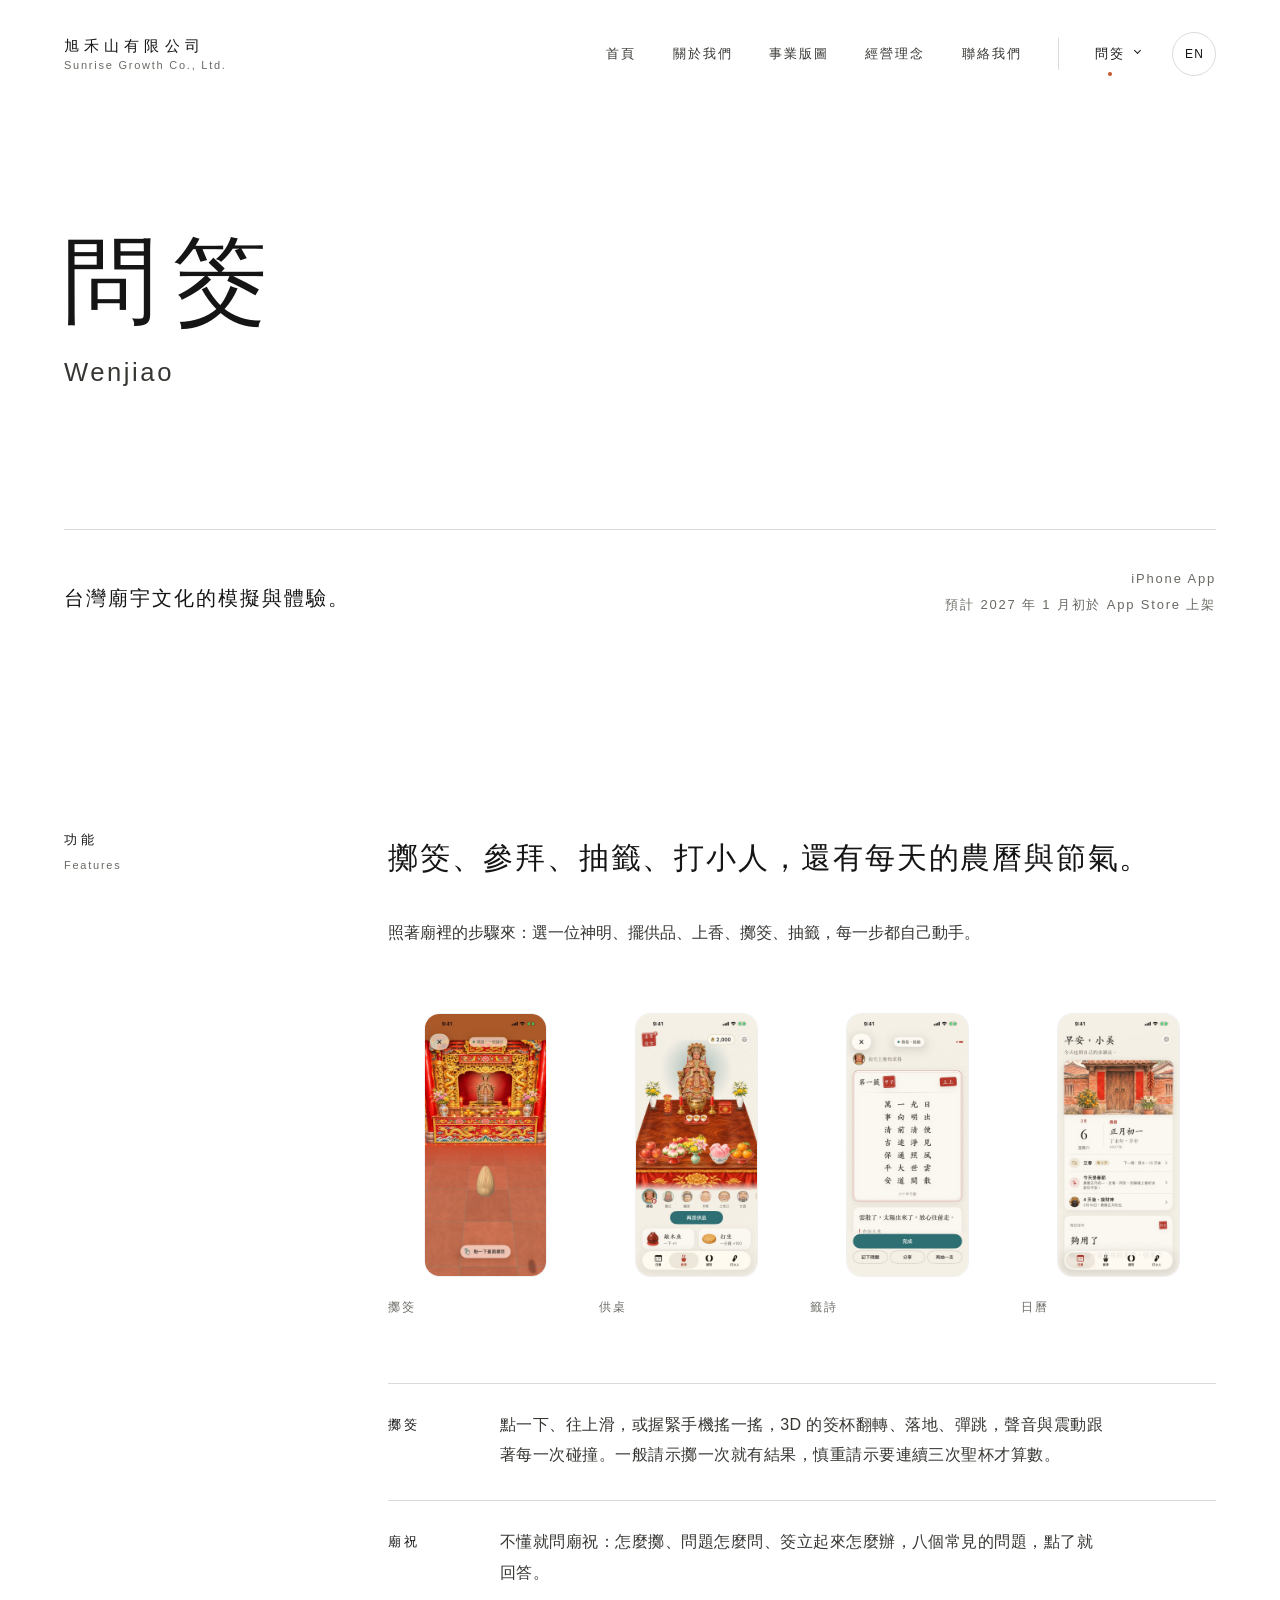
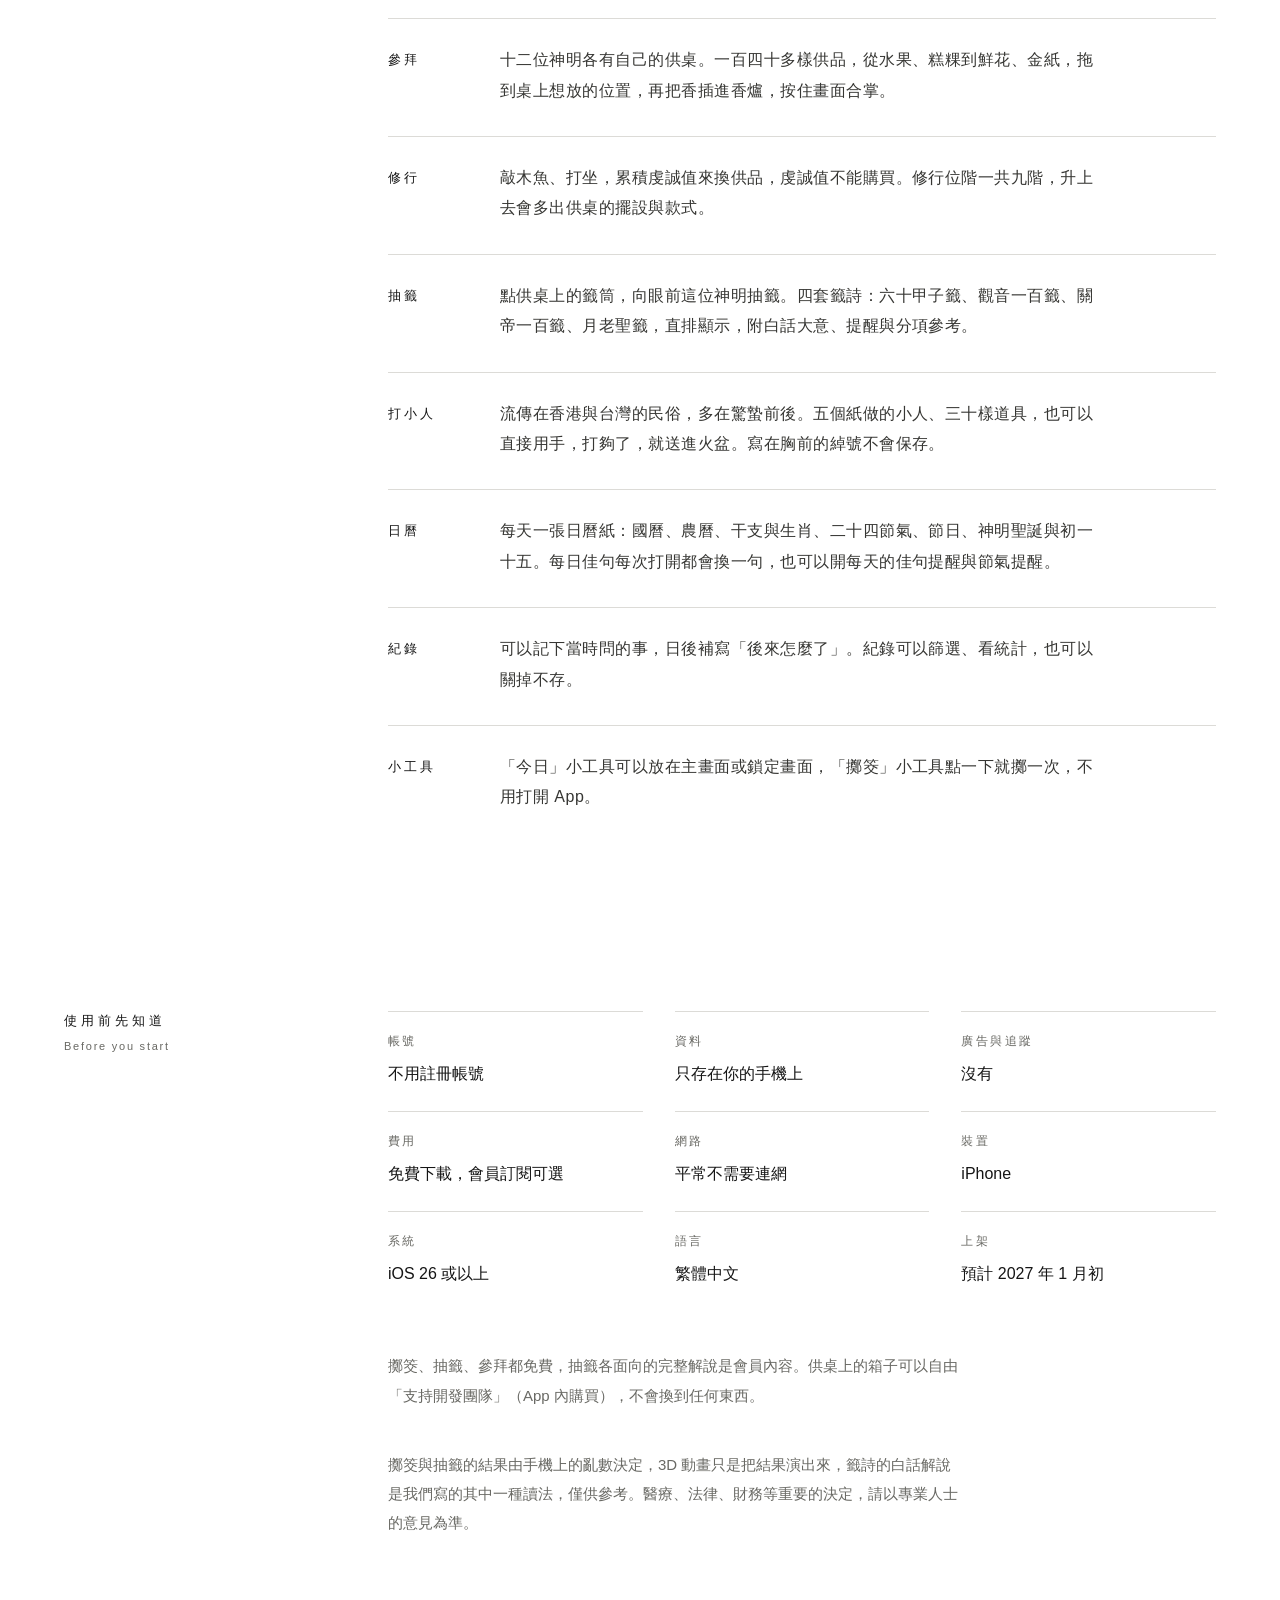
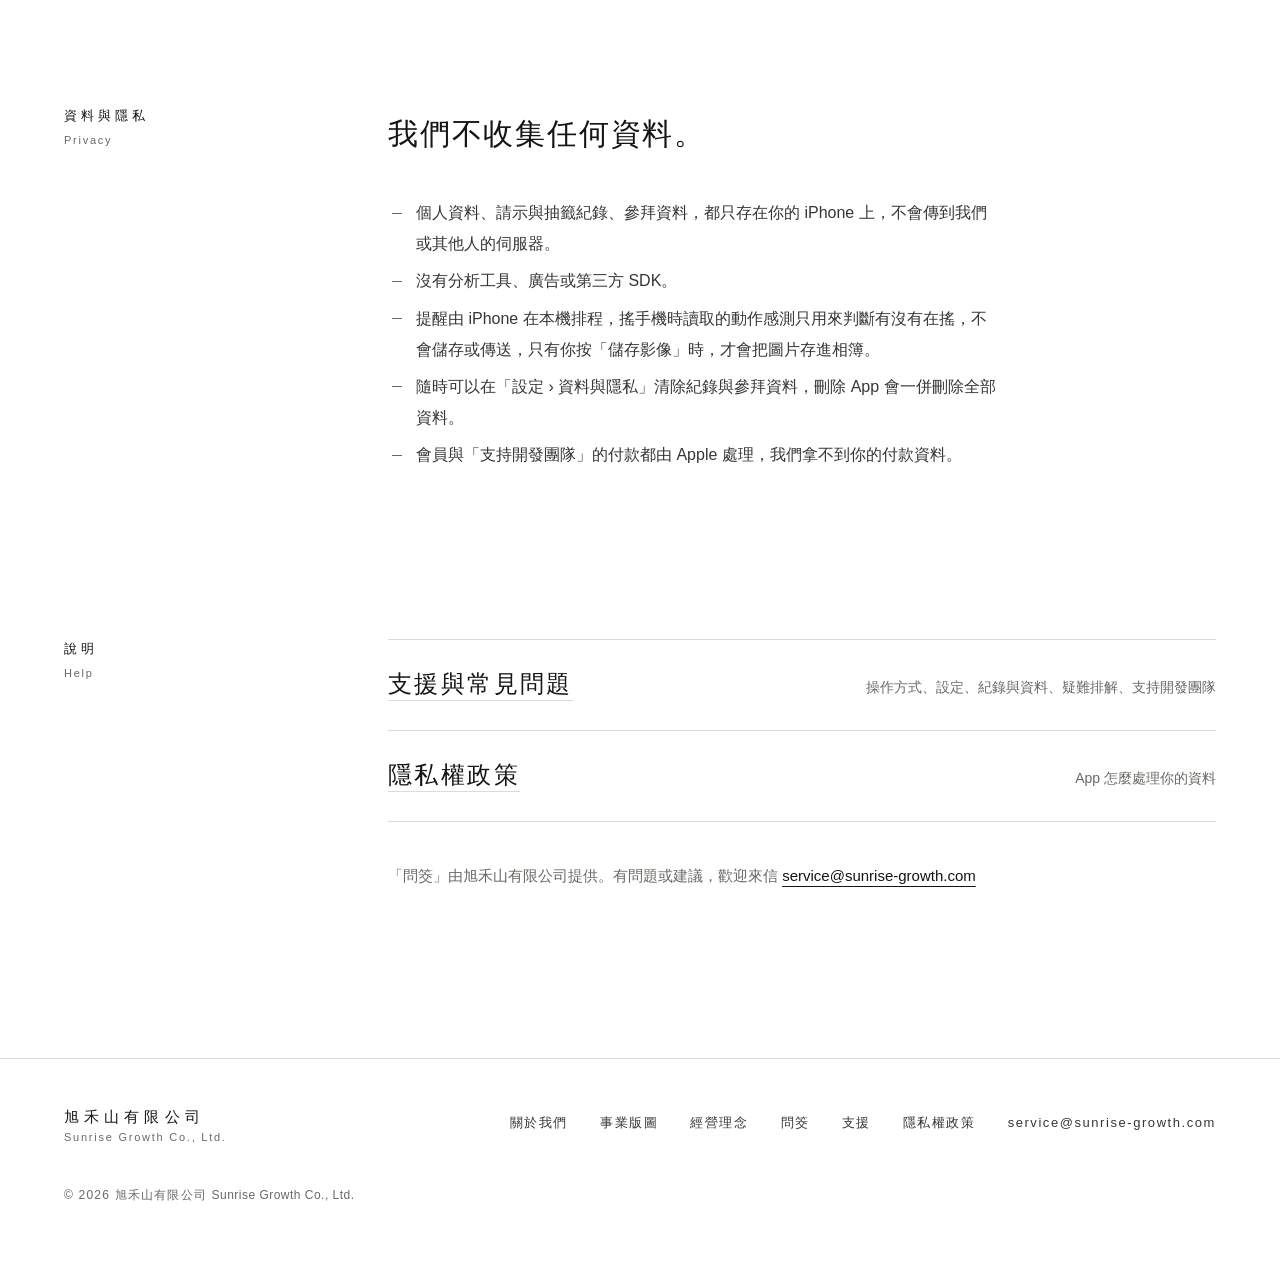
<file: wenjiao.html>
<!doctype html>
<html lang="zh-Hant">
<head>
<meta charset="utf-8">
<meta name="viewport" content="width=device-width, initial-scale=1">
<title>問筊｜旭禾山有限公司</title>
<meta name="description" content="問筊：台灣廟宇文化的模擬與體驗。3D 擲筊、十二位神明的供桌、四套籤詩與白話解說、打小人，還有每天的農曆、節氣與每日佳句。不用帳號，資料只存在手機上。iPhone App，預計 2027 年 1 月初於 App Store 上架。">
<link rel="canonical" href="https://sunrise-growth.com/wenjiao.html">
<link rel="alternate" hreflang="zh-Hant" href="https://sunrise-growth.com/wenjiao.html">
<link rel="alternate" hreflang="en" href="https://sunrise-growth.com/wenjiao-en.html">
<link rel="alternate" hreflang="x-default" href="https://sunrise-growth.com/wenjiao.html">
<meta name="color-scheme" content="light">
<meta name="theme-color" content="#ffffff">
<link rel="icon" href="favicon.ico" sizes="any">
<link rel="icon" href="favicon.png" type="image/png">
<link rel="apple-touch-icon" href="apple-touch-icon.png">
<link rel="stylesheet" href="site.css">
<script src="site.js" defer></script>
</head>
<body class="page-app">
<a class="skip" href="#main">跳到主要內容</a>
<header class="site-header">
  <div class="wrap header-inner">
    <a class="wordmark" href="index.html" aria-label="旭禾山有限公司 Sunrise Growth Co., Ltd. 首頁"><span class="zh">旭禾山有限公司</span><span class="en" lang="en">Sunrise Growth Co., Ltd.</span></a>
    <nav class="nav" aria-label="主要導覽">
      <ul class="nav-main">
        <li><a href="index.html">首頁</a></li>
        <li><a href="index.html#about">關於我們</a></li>
        <li><a href="index.html#business">事業版圖</a></li>
        <li><a href="index.html#principles">經營理念</a></li>
        <li><a href="index.html#contact">聯絡我們</a></li>
      </ul>
      <div class="nav-app is-current">
        <button class="nav-app-toggle" type="button" aria-expanded="false" aria-controls="app-menu"><span class="nav-app-label">問筊</span></button>
        <ul class="nav-menu" id="app-menu">
          <li><a href="wenjiao.html" aria-current="page">問筊介紹</a></li>
          <li><a href="support.html">支援</a></li>
          <li><a href="privacy.html">隱私權政策</a></li>
        </ul>
      </div>
    </nav>
    <a class="lang-switch" href="wenjiao-en.html" hreflang="en" lang="en" aria-label="Switch to English">EN</a>
  </div>
</header>

<main id="main">
  <section class="hero" aria-labelledby="app-name">
    <div class="wrap">
      <h1 id="app-name"><span class="h1-zh">問筊</span><span class="h1-en" lang="en">Wenjiao</span></h1>
      <div class="hero-foot">
        <p class="hero-statement">台灣廟宇文化的模擬與體驗。</p>
        <p class="hero-meta"><span lang="en">iPhone App</span><br>預計 2027&nbsp;年&nbsp;1&nbsp;月初於 App&nbsp;Store&nbsp;上架</p>
      </div>
    </div>
  </section>

  <section class="section" id="features" aria-labelledby="features-title">
    <div class="wrap row">
      <h2 class="label" id="features-title">功能<span lang="en">Features</span></h2>
      <div>
        <p class="statement">擲筊、參拜、抽籤、打小人，還有每天的農曆與節氣。</p>
        <p class="body">照著廟裡的步驟來：選一位神明、擺供品、上香、擲筊、抽籤，每一步都自己動手。</p>
        <div class="shots shots-4">
          <figure class="shot"><span class="box"><img src="shot-jiao.jpg" width="600" height="1304" decoding="async" alt="擲筊畫面：媽祖神桌前的紅磚地上有一片筊杯，下方提示「點一下畫面擲筊」"></span><figcaption>擲筊</figcaption></figure>
          <figure class="shot"><span class="box"><img src="shot-altar.jpg" width="600" height="1304" decoding="async" alt="參拜畫面：媽祖神像前的供桌擺著水果、壽桃與鮮花，下面一排可以換神明"></span><figcaption>供桌</figcaption></figure>
          <figure class="shot"><span class="box"><img src="shot-lot.jpg" width="600" height="1304" decoding="async" alt="籤詩畫面：六十甲子籤第一籤，七言四句直排，右上角標著上上"></span><figcaption>籤詩</figcaption></figure>
          <figure class="shot"><span class="box"><img src="shot-calendar.jpg" width="600" height="1304" decoding="async" alt="日曆畫面：2 月 6 日、農曆正月初一的日曆紙，列著立春、春節與接財神，下面是每日佳句"></span><figcaption>日曆</figcaption></figure>
        </div>
        <dl class="features">
          <div class="r-row"><dt>擲筊</dt><dd>點一下、往上滑，或握緊手機搖一搖，3D 的筊杯翻轉、落地、彈跳，聲音與震動跟著每一次碰撞。一般請示擲一次就有結果，慎重請示要連續三次聖杯才算數。</dd></div>
          <div class="r-row"><dt>廟祝</dt><dd>不懂就問廟祝：怎麼擲、問題怎麼問、筊立起來怎麼辦，八個常見的問題，點了就回答。</dd></div>
          <div class="r-row"><dt>參拜</dt><dd>十二位神明各有自己的供桌。一百四十多樣供品，從水果、糕粿到鮮花、金紙，拖到桌上想放的位置，再把香插進香爐，按住畫面合掌。</dd></div>
          <div class="r-row"><dt>修行</dt><dd>敲木魚、打坐，累積虔誠值來換供品，虔誠值不能購買。修行位階一共九階，升上去會多出供桌的擺設與款式。</dd></div>
          <div class="r-row"><dt>抽籤</dt><dd>點供桌上的籤筒，向眼前這位神明抽籤。四套籤詩：六十甲子籤、觀音一百籤、關帝一百籤、月老聖籤，直排顯示，附白話大意、提醒與分項參考。</dd></div>
          <div class="r-row"><dt>打小人</dt><dd>流傳在香港與台灣的民俗，多在驚蟄前後。五個紙做的小人、三十樣道具，也可以直接用手，打夠了，就送進火盆。寫在胸前的綽號不會保存。</dd></div>
          <div class="r-row"><dt>日曆</dt><dd>每天一張日曆紙：國曆、農曆、干支與生肖、二十四節氣、節日、神明聖誕與初一十五。每日佳句每次打開都會換一句，也可以開每天的佳句提醒與節氣提醒。</dd></div>
          <div class="r-row"><dt>紀錄</dt><dd>可以記下當時問的事，日後補寫「後來怎麼了」。紀錄可以篩選、看統計，也可以關掉不存。</dd></div>
          <div class="r-row"><dt>小工具</dt><dd>「今日」小工具可以放在主畫面或鎖定畫面，「擲筊」小工具點一下就擲一次，不用打開 App。</dd></div>
        </dl>
      </div>
    </div>
  </section>

  <section class="section" id="before" aria-labelledby="before-title">
    <div class="wrap row">
      <h2 class="label" id="before-title">使用前先知道<span lang="en">Before you start</span></h2>
      <div>
        <dl class="facts-row facts-grid">
          <div><dt>帳號</dt><dd>不用註冊帳號</dd></div>
          <div><dt>資料</dt><dd>只存在你的手機上</dd></div>
          <div><dt>廣告與追蹤</dt><dd>沒有</dd></div>
          <div><dt>費用</dt><dd>免費下載，會員訂閱可選</dd></div>
          <div><dt>網路</dt><dd>平常不需要連網</dd></div>
          <div><dt>裝置</dt><dd lang="en">iPhone</dd></div>
          <div><dt>系統</dt><dd>iOS&nbsp;26 或以上</dd></div>
          <div><dt>語言</dt><dd>繁體中文</dd></div>
          <div><dt>上架</dt><dd>預計 2027&nbsp;年&nbsp;1&nbsp;月初</dd></div>
        </dl>
        <p class="after-facts">擲筊、抽籤、參拜都免費，抽籤各面向的完整解說是會員內容。供桌上的箱子可以自由「支持開發團隊」（App 內購買），不會換到任何東西。</p>
        <p class="after-facts">擲筊與抽籤的結果由手機上的亂數決定，3D 動畫只是把結果演出來，籤詩的白話解說是我們寫的其中一種讀法，僅供參考。醫療、法律、財務等重要的決定，請以專業人士的意見為準。</p>
      </div>
    </div>
  </section>

  <section class="section" id="privacy" aria-labelledby="privacy-title">
    <div class="wrap row">
      <h2 class="label" id="privacy-title">資料與隱私<span lang="en">Privacy</span></h2>
      <div>
        <p class="statement">我們不收集任何資料。</p>
        <div class="prose lead-list"><ul>
          <li>個人資料、請示與抽籤紀錄、參拜資料，都只存在你的 iPhone 上，不會傳到我們或其他人的伺服器。</li>
          <li>沒有分析工具、廣告或第三方 SDK。</li>
          <li>提醒由 iPhone 在本機排程，搖手機時讀取的動作感測只用來判斷有沒有在搖，不會儲存或傳送，只有你按「儲存影像」時，才會把圖片存進相簿。</li>
          <li>隨時可以在「設定 › 資料與隱私」清除紀錄與參拜資料，刪除 App 會一併刪除全部資料。</li>
          <li>會員與「支持開發團隊」的付款都由 Apple 處理，我們拿不到你的付款資料。</li>
        </ul></div>
      </div>
    </div>
  </section>

  <section class="section" id="help" aria-labelledby="help-title">
    <div class="wrap row">
      <h2 class="label" id="help-title">說明<span lang="en">Help</span></h2>
      <div>
        <div class="links">
          <a class="link-row" href="support.html"><strong>支援與常見問題</strong><span>操作方式、設定、紀錄與資料、疑難排解、支持開發團隊</span></a>
          <a class="link-row" href="privacy.html"><strong>隱私權政策</strong><span>App 怎麼處理你的資料</span></a>
        </div>
        <p class="help-note">「問筊」由旭禾山有限公司提供。有問題或建議，歡迎來信 <a class="u" href="mailto:service@sunrise-growth.com">service@sunrise-growth.com</a></p>
      </div>
    </div>
  </section>
</main>

<footer class="site-footer">
  <div class="wrap">
    <div class="footer-inner">
      <p class="wordmark"><span class="zh">旭禾山有限公司</span><span class="en" lang="en">Sunrise Growth Co., Ltd.</span></p>
      <nav class="footer-links" aria-label="頁尾導覽">
        <a href="index.html#about">關於我們</a>
        <a href="index.html#business">事業版圖</a>
        <a href="index.html#principles">經營理念</a>
        <a href="wenjiao.html">問筊</a>
        <a href="support.html">支援</a>
        <a href="privacy.html">隱私權政策</a>
        <a href="mailto:service@sunrise-growth.com">service@sunrise-growth.com</a>
      </nav>
    </div>
    <p class="copyright">© 2026 旭禾山有限公司 <span lang="en">Sunrise Growth Co., Ltd.</span></p>
  </div>
</footer>
</body>
</html>
</file>
<file: site.css>
/* 旭禾山有限公司 sunrise-growth.com 八頁（中文四頁、英文四頁）共用的樣式 */

:root {
  color-scheme: light;
  --bg: #ffffff;
  /* 業主要白底：產品照本身是白底，底塊也用白色，畫面才不會有一塊一塊的落差 */
  --stone: #ffffff;
  --tile: #ffffff;
  --ink: #151515;
  --text: #363633;
  --muted: #696964;
  --hair: #dcdbd7;
  --accent: #c4562a;
  --edge: rgba(0, 0, 0, .06);
  --font: "PingFang TC", "Noto Sans TC", "Microsoft JhengHei", sans-serif;
  --latin: "Avenir Next", "Avenir", "Helvetica Neue", "Segoe UI", sans-serif;
  --ease: cubic-bezier(.16, 1, .3, 1);
  --wrap: 1280px;
  --gutter: 64px;
  --section: 168px;
}

/* base */
*, *::before, *::after { box-sizing: border-box; }
html { -webkit-text-size-adjust: 100%; text-size-adjust: 100%; scroll-behavior: smooth; }
body { margin: 0; background: var(--bg); color: var(--text); font-family: var(--font); font-weight: 300; font-size: 16px; line-height: 1.9; -webkit-font-smoothing: antialiased; -moz-osx-font-smoothing: grayscale; }
::selection { background: var(--ink); color: var(--bg); }
a { color: inherit; text-decoration: none; }
:focus-visible { outline: 2px solid var(--ink); outline-offset: 4px; }
img { display: block; max-width: 100%; height: auto; }
h1, h2, h3, h4, p, dl, dd, ol, ul, figure { margin: 0; }
ol, ul { padding: 0; list-style: none; }
button { font: inherit; color: inherit; }
[lang="en"] { font-family: var(--latin); }
[lang="zh-Hant"] { font-family: var(--font); }
.wrap { width: 100%; max-width: calc(var(--wrap) + var(--gutter) * 2); margin: 0 auto; padding: 0 var(--gutter); }
.skip { position: absolute; left: 16px; top: -60px; z-index: 10; background: var(--ink); color: var(--bg); padding: 8px 14px; font-size: 14px; }
.skip:focus { top: 12px; }
.clause { display: inline; }

/* underlined link: a hairline that turns orange on hover */
.u { text-decoration: underline; text-decoration-thickness: 1px; text-underline-offset: .34em; text-decoration-color: currentColor; transition: text-decoration-color .3s var(--ease); }
.u:hover { text-decoration-color: var(--accent); }

/* header */
.site-header { position: relative; z-index: 2; }
.header-inner { display: flex; align-items: center; gap: 40px; height: 108px; }
.wordmark { display: flex; flex-direction: column; flex: none; line-height: 1.3; color: var(--ink); }
.wordmark .zh { font-size: 15px; font-weight: 400; letter-spacing: .34em; }
.wordmark .en { margin-top: 3px; font-size: 11px; font-weight: 400; letter-spacing: .16em; color: var(--muted); }
.nav { display: flex; align-items: center; margin-left: auto; font-size: 13px; font-weight: 400; letter-spacing: .16em; line-height: 1.6; }
.nav ul { display: flex; gap: 36px; }
.nav a { position: relative; display: block; padding: 6px 0; color: var(--text); white-space: nowrap; transition: color .2s; }
.nav a:hover, .nav a[aria-current="page"] { color: var(--ink); }
.nav a[aria-current="page"]::after { content: ""; position: absolute; left: 50%; bottom: -6px; width: 4px; height: 4px; margin-left: -2px; border-radius: 50%; background: var(--accent); }

/* 問筊：導覽列上只有一個選項，點一下（電腦上滑過去也可以）展開問筊介紹、支援、隱私權政策 */
.nav-app { position: relative; margin-left: 36px; padding-left: 36px; border-left: 1px solid var(--hair); }
.nav-app-toggle { display: flex; align-items: center; gap: 10px; padding: 6px 0; border: 0; background: none; cursor: pointer; font: inherit; letter-spacing: inherit; line-height: inherit; color: var(--text); white-space: nowrap; transition: color .2s; }
.nav-app-toggle::after { content: ""; width: 5px; height: 5px; border-right: 1px solid currentColor; border-bottom: 1px solid currentColor; transform: translateY(-3px) rotate(45deg); transition: transform .3s var(--ease); }
.nav-app-label { position: relative; }
.nav-app.is-current .nav-app-toggle { color: var(--ink); }
.nav-app.is-current .nav-app-label::after { content: ""; position: absolute; left: 50%; bottom: -12px; width: 4px; height: 4px; margin-left: -2px; border-radius: 50%; background: var(--accent); }
.nav .nav-app .nav-menu { position: absolute; top: calc(100% + 18px); left: 12px; z-index: 5; display: none; flex-direction: column; gap: 0; min-width: 184px; padding: 14px 24px; background: var(--bg); border: 1px solid var(--hair); box-shadow: 0 12px 32px rgba(0, 0, 0, .06); }
.nav-menu::before { content: ""; position: absolute; left: -1px; right: -1px; bottom: 100%; height: 20px; }
.nav .nav-app.is-open .nav-menu { display: flex; }
.nav-app.is-open .nav-app-toggle { color: var(--ink); }
.nav-app.is-open .nav-app-toggle::after { transform: translateY(1px) rotate(-135deg); }
@media (hover: hover) {
  .nav .nav-app:hover .nav-menu { display: flex; }
  .nav-app:hover .nav-app-toggle { color: var(--ink); }
  .nav-app:hover .nav-app-toggle::after { transform: translateY(1px) rotate(-135deg); }
}
.nav .nav-menu a { padding: 8px 0; color: var(--muted); }
.nav .nav-menu a:hover, .nav .nav-menu a[aria-current="page"] { color: var(--ink); }
.nav .nav-menu a[aria-current="page"]::after { left: -12px; top: 50%; bottom: auto; margin: -2px 0 0; }
/* 語言切換：一顆按鈕，連到另一種語言的同一頁 */
.lang-switch { flex: none; display: inline-flex; align-items: center; justify-content: center; min-width: 44px; height: 44px; margin-left: -8px; padding: 0 10px 0 calc(10px + .1em); border: 1px solid var(--hair); border-radius: 22px; font-size: 12px; font-weight: 400; line-height: 1; letter-spacing: .1em; color: var(--ink); white-space: nowrap; transition: border-color .3s var(--ease), color .2s; }
.lang-switch:hover { border-color: var(--accent); }
.lang-switch:focus-visible { outline-offset: 3px; }

/* hero (company and app pages) */
/* 首頁：公司名稱已經在左上角，開場直接用定位句 */
.h1-statement { display: block; font-size: clamp(26px, 3.6vw, 52px); line-height: 1.6; font-weight: 200; letter-spacing: .08em; color: var(--ink); }
.h1-statement .clause { display: block; }
/* 寬的畫面：前兩段接成一行；手機：照語意分三行，不會斷在詞的中間 */
@media (min-width: 760px) { .h1-statement .c1, .h1-statement .c2 { display: inline; } }
.hero-foot.solo { grid-template-columns: 1fr; margin-top: 120px; }
.hero-foot.solo .hero-meta { justify-self: start; text-align: left; }
.hero { padding: 120px 0 0; }
.hero h1 { color: var(--ink); font-weight: 200; }
.h1-zh { display: block; margin-left: -.02em; font-size: clamp(44px, 7.4vw, 108px); line-height: 1.12; font-weight: 200; letter-spacing: .16em; }
.h1-en { display: block; margin-top: 22px; font-size: clamp(18px, 2vw, 28px); line-height: 1.3; font-weight: 200; letter-spacing: .1em; color: var(--text); }
.hero-foot { display: grid; grid-template-columns: 5fr 3fr; gap: 64px; align-items: end; margin-top: 140px; padding: 36px 0 44px; border-top: 1px solid var(--hair); }
.hero-statement { font-size: 20px; line-height: 2; font-weight: 300; letter-spacing: .1em; color: var(--ink); }
.hero-meta { justify-self: end; text-align: right; font-size: 13px; font-weight: 400; letter-spacing: .14em; line-height: 2; color: var(--muted); }
.hero h1, .hero-statement { animation: rise 1.4s var(--ease) both; }
.hero-statement { animation-delay: .25s; }
.hero-foot { transform-origin: left; animation: draw 1.6s var(--ease) both; }
@keyframes draw { from { transform: scaleX(0); } }
@keyframes rise { from { opacity: 0; transform: translateY(10px); } }

/* section scaffolding: small label on the left, content on the right */
.section { padding-top: var(--section); }
.row { display: grid; grid-template-columns: 3fr 9fr; gap: 48px; }
.label { font-size: 13px; font-weight: 400; letter-spacing: .3em; line-height: 1.6; color: var(--ink); }
.label span { display: block; margin-top: 6px; font-size: 11px; letter-spacing: .16em; color: var(--muted); }
.statement { max-width: 26em; font-size: 30px; line-height: 1.85; font-weight: 200; letter-spacing: .06em; color: var(--ink); }
.body { max-width: 38em; margin-top: 32px; }
.body + .body { margin-top: 16px; }
.facts-row { display: grid; grid-template-columns: repeat(3, 1fr); gap: 0 32px; margin-top: 72px; }
.facts-row div { padding: 18px 0 22px; border-top: 1px solid var(--hair); }
.facts-row dt { font-size: 12px; font-weight: 400; letter-spacing: .2em; color: var(--muted); }
.facts-row dd { margin-top: 6px; font-size: 16px; font-weight: 400; color: var(--ink); overflow-wrap: anywhere; }

/* business groups */
.group { margin-top: 112px; }
.group:first-of-type { margin-top: 88px; }
.group-head { display: grid; grid-template-columns: 3fr 9fr; gap: 48px; padding-top: 24px; border-top: 1px solid var(--ink); }
.group-name { font-size: 13px; font-weight: 400; letter-spacing: .3em; line-height: 1.6; color: var(--ink); }
.group-name span { display: block; margin-top: 6px; font-size: 11px; letter-spacing: .16em; color: var(--muted); }
.dv-logo { display: block; width: 240px; height: auto; aspect-ratio: 892 / 101; margin-top: 4px; color: var(--ink); }
.slogan { margin-top: 28px; font-size: 26px; line-height: 1.6; font-weight: 200; letter-spacing: .08em; color: var(--ink); }
.app-title { font-size: 30px; line-height: 1.4; font-weight: 200; letter-spacing: .12em; color: var(--ink); }
.g-desc { margin-top: 10px; font-size: 15px; color: var(--muted); }
.report { display: grid; grid-template-columns: 3fr 9fr; column-gap: 48px; margin-top: 48px; }
.r-row { grid-column: 2; display: grid; grid-template-columns: 88px 1fr; gap: 24px; padding: 26px 0 30px; border-top: 1px solid var(--hair); }
.r-row > dt { display: flex; align-items: center; gap: 10px; height: 1.9em; font-size: 13px; font-weight: 400; letter-spacing: .24em; line-height: 1.9; color: var(--ink); }
.report .r-row + .r-row > dt::before { content: ""; flex: none; width: 5px; height: 5px; border-radius: 50%; background: var(--accent); }
.r-text { max-width: 34em; font-size: 19px; font-weight: 300; line-height: 1.75; letter-spacing: .04em; color: var(--ink); }
.r-sub { max-width: 38em; margin-top: 8px; font-size: 15px; line-height: 1.9; color: var(--muted); }
.group-sm { margin-top: 96px; }
.group-sm .group-head { padding-bottom: 4px; border-top-color: var(--hair); }
.sm-brand { font-size: 14px; color: var(--muted); }
.sm-brand strong { margin-right: 16px; font-weight: 400; letter-spacing: .14em; color: var(--ink); }
.sm-desc { margin-top: 4px; font-size: 14px; color: var(--muted); }
.sm-report { margin-top: 6px; font-size: 14px; color: var(--muted); }
.sm-report div { display: flex; gap: 24px; }
.sm-report dt { flex: none; font-weight: 400; letter-spacing: .2em; color: var(--ink); }

/* principles: two by two, a hairline above each */
.tenets { display: grid; grid-template-columns: repeat(2, minmax(0, 1fr)); gap: 0 32px; max-width: 46em; margin-top: 18px; }
.tenets > div { padding: 16px 0 18px; border-top: 1px solid var(--hair); }
.tenets dt { font-size: 15px; font-weight: 400; letter-spacing: .12em; line-height: 1.7; color: var(--ink); }
.tenets dd { margin-top: 4px; font-size: 14px; line-height: 1.85; color: var(--muted); }
.tenets-lg { gap: 0 56px; max-width: none; margin-top: 64px; }
.tenets-lg > div { padding: 24px 0 34px; }
.tenets-lg dt { font-size: 21px; font-weight: 300; letter-spacing: .16em; }
.tenets-lg dd { max-width: 24em; margin-top: 10px; font-size: 15.5px; line-height: 1.95; color: var(--text); }

/* product photos: even white squares, two across */
.gallery { display: grid; grid-template-columns: repeat(2, minmax(0, 1fr)); gap: 16px; margin-top: 28px; }
.gallery .box { display: block; aspect-ratio: 1 / 1; padding: 8%; background: var(--tile); }
.gallery-wide .box { aspect-ratio: 5 / 4; }
/* 每張圖都放進同樣大小的白色方框、靠底對齊：兩張並排時底邊在同一條線上 */
.gallery img { width: 100%; height: 100%; object-fit: contain; object-position: 50% 100%; }
.gallery figcaption { margin-top: 12px; font-size: 12px; font-weight: 400; line-height: 1.6; letter-spacing: .06em; color: var(--muted); text-wrap: balance; }
.on-white { mix-blend-mode: multiply; }

/* contact */
.contact .mail { display: inline-block; padding-bottom: 6px; font-family: var(--latin); font-size: clamp(26px, 4.4vw, 60px); font-weight: 200; line-height: 1.3; letter-spacing: .02em; color: var(--ink); overflow-wrap: anywhere; text-underline-offset: .22em; }
.contact .note { margin-top: 28px; font-size: 15px; color: var(--muted); }
.contact .note + .note { margin-top: 8px; }
.contact .note a { color: var(--ink); }

/* app page */
.shots { display: grid; grid-template-columns: repeat(3, minmax(0, 232px)); gap: 16px; margin-top: 56px; }
.shots-4 { grid-template-columns: repeat(4, minmax(0, 1fr)); max-width: 960px; }
.report .shots { margin-top: 28px; }
.shot .box { display: grid; place-items: center; aspect-ratio: 216 / 312; background: var(--stone); }
.shot img { width: 62%; border-radius: 12% / 5.5%; box-shadow: 0 0 0 1px var(--edge); }
.shot figcaption { margin-top: 10px; font-size: 12px; font-weight: 400; letter-spacing: .2em; color: var(--muted); }
.features { margin-top: 64px; }
.features .r-row { grid-column: auto; }
.features .r-row > dt { display: block; height: auto; font-size: 13px; font-weight: 400; letter-spacing: .24em; line-height: 1.9; color: var(--ink); padding-top: 3px; }
.features dd { max-width: 38em; font-size: 16px; line-height: 1.9; letter-spacing: .03em; color: var(--text); }
.facts-grid { margin-top: 0; }
.after-facts { max-width: 38em; margin-top: 40px; font-size: 15px; line-height: 1.95; color: var(--muted); }
.row .prose.lead-list { margin-top: 36px; }
.links { border-bottom: 1px solid var(--hair); }
.link-row { display: grid; grid-template-columns: minmax(0, 1fr) auto; align-items: baseline; gap: 24px; padding: 26px 0 28px; border-top: 1px solid var(--hair); }
.link-row strong { font-size: 24px; font-weight: 200; letter-spacing: .1em; line-height: 1.5; color: var(--ink); text-decoration: underline; text-decoration-thickness: 1px; text-underline-offset: .34em; text-decoration-color: var(--hair); transition: text-decoration-color .3s var(--ease); }
.link-row:hover strong { text-decoration-color: var(--accent); }
.link-row span { font-size: 14px; color: var(--muted); text-align: right; }
.help-note { margin-top: 40px; font-size: 15px; color: var(--muted); }
.help-note a { color: var(--ink); font-family: var(--latin), var(--font); }

/* document pages: support and privacy */
.page-head { padding-top: 120px; }
.page-title { font-size: clamp(32px, 4.2vw, 58px); line-height: 1.3; font-weight: 200; letter-spacing: .12em; color: var(--ink); animation: rise 1.4s var(--ease) both; }
.page-meta { margin-top: 20px; font-size: 13px; font-weight: 400; letter-spacing: .14em; color: var(--muted); }
.page-intro { max-width: 34em; margin-top: 44px; font-size: 18px; line-height: 2; letter-spacing: .04em; color: var(--ink); text-wrap: pretty; }
.page-intro + .page-intro { margin-top: 14px; font-size: 16px; color: var(--muted); }
.page-note { max-width: 38em; margin-top: 24px; font-size: 14px; color: var(--muted); }
.toc { padding-top: 112px; }
.toc-list { columns: 3; column-gap: 32px; border-top: 1px solid var(--hair); padding-top: 14px; }
.toc-list li { break-inside: avoid; }
.toc-list a { display: inline-block; padding: 6px 0; font-size: 15px; letter-spacing: .06em; color: var(--text); transition: color .2s; }
.toc-list a:hover { color: var(--ink); text-decoration: underline; text-decoration-thickness: 1px; text-underline-offset: .34em; text-decoration-color: var(--accent); }
.toc-tools { margin-top: 20px; }
.text-button { padding: 10px 0; border: 0; background: none; cursor: pointer; font-size: 13px; font-weight: 400; letter-spacing: .16em; color: var(--muted); text-decoration: underline; text-decoration-thickness: 1px; text-underline-offset: .4em; text-decoration-color: var(--hair); transition: color .2s, text-decoration-color .3s var(--ease); }
.text-button:hover { color: var(--ink); text-decoration-color: var(--accent); }
.doc { padding-top: 112px; }
.doc-section { display: grid; grid-template-columns: 3fr 9fr; gap: 48px; border-top: 1px solid var(--ink); scroll-margin-top: 24px; }
.doc-section + .doc-section { margin-top: 88px; }
.doc-section > .label { padding-top: 24px; letter-spacing: .24em; }
.doc-plain .doc-section { border-top-color: var(--hair); }
.doc-plain .doc-section + .doc-section { margin-top: 64px; }

/* questions */
.qa { scroll-margin-top: 24px; }
.qa + .qa { border-top: 1px solid var(--hair); }
.qa summary { display: grid; grid-template-columns: minmax(0, 1fr) 14px; align-items: start; gap: 24px; padding: 18px 0 20px; cursor: pointer; list-style: none; }
.qa summary::-webkit-details-marker { display: none; }
.qa summary:focus-visible { outline-offset: 6px; }
.qa h3 { max-width: 30em; font-size: 18px; font-weight: 300; line-height: 1.75; letter-spacing: .04em; color: var(--ink); text-wrap: pretty; }
.qa-icon { position: relative; width: 14px; height: 14px; margin-top: 9px; }
.qa-icon::before, .qa-icon::after { content: ""; position: absolute; left: 0; top: 50%; width: 14px; height: 1px; margin-top: -.5px; background: var(--ink); transition: transform .45s var(--ease), background-color .2s; }
.qa-icon::after { transform: rotate(90deg); }
.qa[open] .qa-icon::after { transform: rotate(0deg); }
.qa summary:hover .qa-icon::before, .qa summary:hover .qa-icon::after { background: var(--accent); }
.qa-body { padding: 0 38px 34px 0; }
.qa[open] .qa-body { animation: open .5s var(--ease) both; }
@keyframes open { from { opacity: 0; transform: translateY(-6px); } }

/* running text inside answers and the policy */
.prose { max-width: 38em; font-size: 16px; line-height: 1.95; color: var(--text); text-wrap: pretty; }
.prose > * + * { margin-top: 14px; }
.prose li + li { margin-top: 6px; }
.prose ul > li, .prose ol > li { position: relative; padding-left: 1.75em; }
.prose ul > li::before { content: ""; position: absolute; left: .25em; top: .97em; width: .6em; height: 1px; background: var(--muted); }
.prose ol { counter-reset: step; }
.prose ol > li { counter-increment: step; }
.prose ol > li::before { content: counter(step); position: absolute; left: 0; top: 0; width: 1.1em; font-family: var(--latin); font-weight: 400; font-size: 14px; line-height: 1.95rem; color: var(--muted); text-align: right; font-variant-numeric: tabular-nums; }
.prose li > ul { margin-top: 6px; }
.prose a { color: var(--ink); text-decoration: underline; text-decoration-thickness: 1px; text-underline-offset: .3em; text-decoration-color: var(--muted); transition: text-decoration-color .3s var(--ease); }
.prose a:hover { text-decoration-color: var(--accent); }
.prose a[href^="mailto"] { font-family: var(--latin), var(--font); white-space: nowrap; }
.nobr { white-space: nowrap; }
.doc-section > .prose { padding: 20px 0 6px; }
.doc-contact { padding: 20px 0 6px; }

/* footer */
.site-footer { margin-top: var(--section); padding: 48px 0 56px; border-top: 1px solid var(--hair); }
.footer-inner { display: flex; flex-wrap: wrap; justify-content: space-between; align-items: flex-start; gap: 32px 48px; }
.footer-links { display: flex; flex-wrap: wrap; gap: 4px 32px; font-size: 13px; font-weight: 400; letter-spacing: .12em; }
.footer-links a { padding: 4px 0; color: var(--text); transition: color .2s; }
.footer-links a:hover { color: var(--ink); }
.footer-links a[href^="mailto"] { font-family: var(--latin), var(--font); }
.copyright { margin-top: 40px; font-size: 12px; font-weight: 400; letter-spacing: .1em; color: var(--muted); }

/* wrapping of Chinese display lines */
.hero-statement, .statement, .slogan, .r-text, .page-title, .note { word-break: keep-all; overflow-wrap: anywhere; }
/* 段落最後一行不要只剩一兩個字 */
.body, .r-sub, .tenets dd, .features dd, .after-facts, .sm-desc, .g-desc, .help-note, .page-note { text-wrap: pretty; }
.facts-row dd { font-family: var(--latin), var(--font); }

/* English pages: Latin type wants tighter tracking and a regular body weight (Avenir Next has no light 300) */
html[lang="en"] body { font-family: var(--latin), var(--font); font-weight: 400; }
html[lang="en"] .nav { letter-spacing: .06em; }
html[lang="en"] .nav ul { gap: 30px; }
html[lang="en"] .nav-app { margin-left: 30px; padding-left: 30px; }
html[lang="en"] .label, html[lang="en"] .group-name { letter-spacing: .05em; }
html[lang="en"] .doc-section > .label { letter-spacing: .05em; }
html[lang="en"] .h1-statement { max-width: 22em; font-size: clamp(26px, 3.3vw, 48px); line-height: 1.4; letter-spacing: 0; }
html[lang="en"] .h1-en { letter-spacing: .04em; }
html[lang="en"] .statement { line-height: 1.5; letter-spacing: 0; }
html[lang="en"] .hero-statement { letter-spacing: .01em; }
html[lang="en"] .slogan { line-height: 1.45; letter-spacing: 0; }
html[lang="en"] .app-title { letter-spacing: .02em; }
html[lang="en"] .r-row { grid-template-columns: 116px 1fr; }
html[lang="en"] .r-row > dt { letter-spacing: .08em; }
html[lang="en"] .r-text { font-weight: 400; font-size: 18px; letter-spacing: 0; }
html[lang="en"] .tenets dt { letter-spacing: .02em; }
html[lang="en"] .tenets-lg dt { font-weight: 400; letter-spacing: .01em; }
html[lang="en"] .sm-brand strong { letter-spacing: .04em; }
html[lang="en"] .sm-report dt { letter-spacing: .06em; }
html[lang="en"] .features .r-row > dt { letter-spacing: .08em; }
html[lang="en"] .features dd { letter-spacing: 0; }
html[lang="en"] .link-row strong { letter-spacing: .01em; }
html[lang="en"] .page-title { letter-spacing: .01em; }
html[lang="en"] .page-intro, html[lang="en"] .qa h3 { letter-spacing: 0; }
html[lang="en"] .qa h3, html[lang="en"] .hero-statement { font-weight: 400; }
html[lang="en"] .toc-list a { letter-spacing: 0; }
html[lang="en"] .footer-links, html[lang="en"] .hero-meta, html[lang="en"] .page-meta { letter-spacing: .04em; }
/* Latin text in the footer and captions: mixed-case Latin reads poorly with wide tracking (Chinese keeps its wider spacing) */
html[lang="en"] .copyright, .copyright [lang="en"] { letter-spacing: .04em; }
html[lang="en"] .gallery figcaption { letter-spacing: .03em; }
html[lang="en"] .facts-row dt, html[lang="en"] .shot figcaption { letter-spacing: .08em; }

@media (max-width: 1180px) {
  :root { --gutter: 40px; }
  .header-inner { display: grid; grid-template-columns: minmax(0, 1fr) auto; align-items: center; gap: 14px 24px; height: auto; padding-top: 24px; }
  .nav { grid-column: 1 / -1; grid-row: 2; margin-left: 0; border-bottom: 1px solid var(--hair); }
  .nav a, .nav-app-toggle { padding: 11px 0; }
  .nav a[aria-current="page"]::after { bottom: 3px; }
  .nav-app.is-current .nav-app-label::after { bottom: -8px; }
  .nav .nav-app .nav-menu { top: calc(100% + 6px); }
  .lang-switch { grid-column: 2; grid-row: 1; margin-left: 0; }
}
@media (max-width: 820px) {
  :root { --gutter: 22px; --section: 104px; }
  body { line-height: 1.85; }
  .hero { padding-top: 64px; }
  .h1-zh { font-size: 40px; letter-spacing: .1em; }
  .h1-en { margin-top: 14px; font-size: 17px; }
  .hero-foot { grid-template-columns: 1fr; gap: 20px; margin-top: 64px; padding: 28px 0 32px; }
  .hero-statement { font-size: 17px; letter-spacing: .06em; }
  .hero-meta { justify-self: start; text-align: left; }
  .row, .group-head, .doc-section { grid-template-columns: 1fr; gap: 24px; }
  .statement { font-size: 20px; }
  .body { margin-top: 24px; }
  .facts-row { grid-template-columns: 1fr; margin-top: 48px; }
  .facts-row div { padding: 14px 0; }
  .group, .group:first-of-type { margin-top: 64px; }
  .dv-logo { width: 200px; }
  .slogan { margin-top: 20px; font-size: 21px; }
  .app-title { font-size: 24px; }
  .report { grid-template-columns: 1fr; margin-top: 28px; }
  .r-row, html[lang="en"] .r-row { grid-column: 1; grid-template-columns: 1fr; gap: 8px; padding: 20px 0 24px; }
  .r-text { font-size: 17px; }
  html[lang="en"] .r-text { font-size: 17px; }
  .r-sub { font-size: 14.5px; }
  .tenets { grid-template-columns: 1fr; margin-top: 14px; }
  .tenets > div { padding: 12px 0 14px; }
  .tenets-lg { margin-top: 36px; }
  .tenets-lg > div { padding: 18px 0 22px; }
  .tenets-lg dt { font-size: 18px; }
  .tenets-lg dd { font-size: 15px; }
  .gallery { gap: 10px; margin-top: 18px; }
  .gallery .box, .gallery-wide .box { aspect-ratio: 1 / 1; padding: 5%; }
  .group-sm { margin-top: 56px; }
  .sm-report div { gap: 14px; }
  .shots, .shots-4 { grid-template-columns: repeat(3, minmax(0, 1fr)); gap: 10px; margin-top: 36px; }
  .shots-4 { grid-template-columns: repeat(2, minmax(0, 1fr)); }
  .report .shots { margin-top: 18px; }
  .shot img { width: 66%; }
  .shot figcaption { letter-spacing: .12em; }
  .features { margin-top: 44px; }
  .features dd { font-size: 15.5px; }
  .facts-grid { grid-template-columns: 1fr 1fr; column-gap: 16px; }
  .after-facts { margin-top: 28px; }
  .row .prose.lead-list { margin-top: 24px; }
  .link-row { grid-template-columns: 1fr; gap: 4px; padding: 20px 0 22px; }
  .link-row strong { font-size: 20px; }
  .link-row span { text-align: left; }
  .page-head { padding-top: 64px; }
  .page-head .row { gap: 20px; }
  .page-title { font-size: 32px; letter-spacing: .08em; }
  .page-intro { margin-top: 28px; font-size: 16px; }
  .page-intro + .page-intro { font-size: 15px; }
  .toc { padding-top: 72px; }
  .toc .row { gap: 16px; }
  .toc-list { columns: 2; column-gap: 20px; }
  .toc-list-long { columns: 1; }
  .toc-list a { padding: 8px 0; font-size: 14px; }
  .doc { padding-top: 80px; }
  .doc-section { gap: 4px; }
  .doc-section + .doc-section { margin-top: 64px; }
  .doc-plain .doc-section + .doc-section { margin-top: 48px; }
  .doc-section > .label { padding-top: 18px; }
  .qa summary { gap: 16px; padding: 16px 0 18px; }
  .qa h3 { font-size: 17px; }
  .qa-icon { margin-top: 8px; }
  .qa-body { padding: 0 0 28px; }
  .doc-section > .prose, .doc-contact { padding-top: 12px; }
  .prose { font-size: 15.5px; }
  .prose ul > li, .prose ol > li { padding-left: 1.5em; }
  .prose ul > li::before { left: .1em; }
  .prose ol > li::before { left: -.15em; }
  .site-footer { padding-top: 40px; }
  .footer-links { gap: 2px 24px; }
  .footer-links a { padding: 8px 0; }
}
@media (max-width: 600px) {
  .header-inner { padding-top: 18px; }
  .nav { align-items: center; font-size: 12px; letter-spacing: .08em; }
  html[lang="en"] .nav { letter-spacing: .02em; }
  .nav .nav-main, html[lang="en"] .nav .nav-main { flex: 1; justify-content: space-between; gap: 0; }
  .nav-app, html[lang="en"] .nav-app { margin-left: 0; padding-left: 16px; border-left: 0; }
  .nav-app-toggle { gap: 7px; }
  .nav .nav-app .nav-menu { left: auto; right: 0; }
  .nav a { padding: 11px 0; }
  html[lang="en"] .toc-list { columns: 1; }
}
@media (max-width: 400px) {
  html[lang="en"] .nav { letter-spacing: 0; }
  .nav-app, html[lang="en"] .nav-app { padding-left: 12px; }
}
@media (prefers-reduced-motion: reduce) {
  html { scroll-behavior: auto; }
  *, *::before, *::after { animation: none !important; transition: none !important; }
}
</file>
